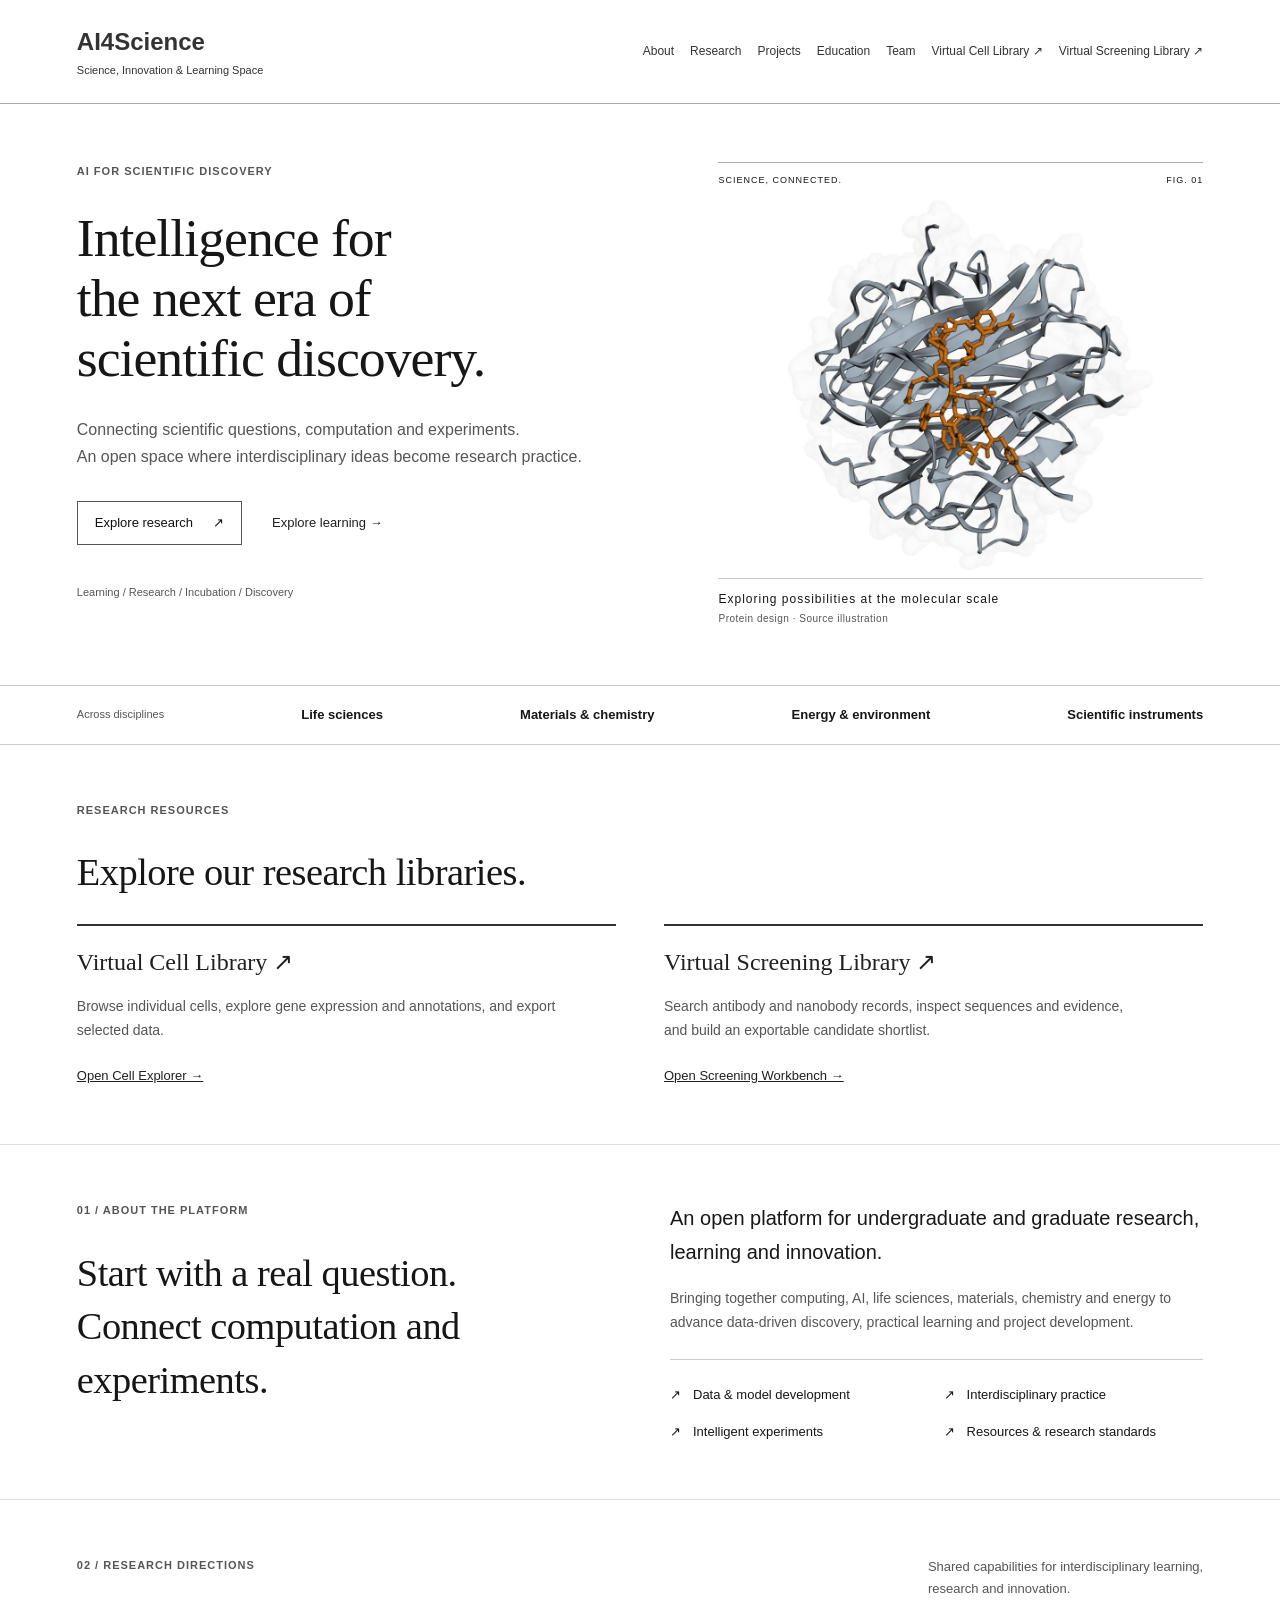
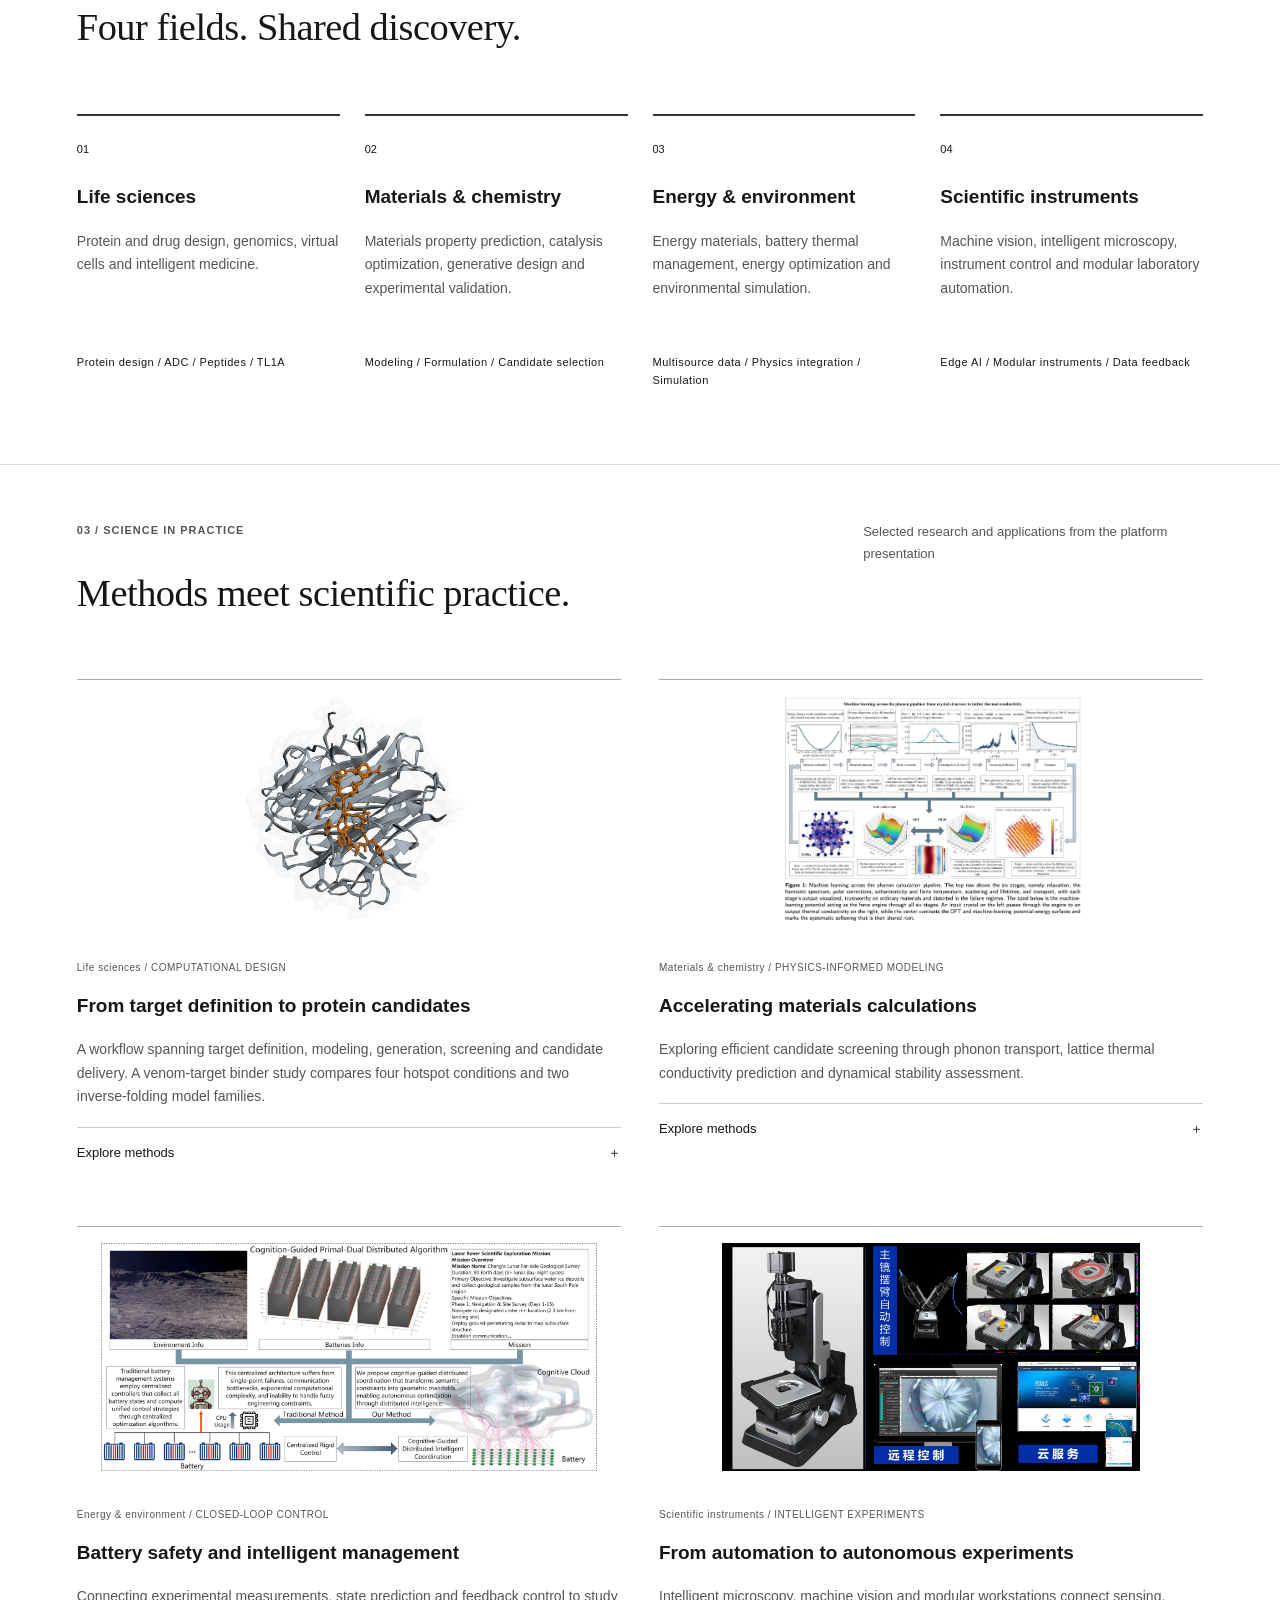
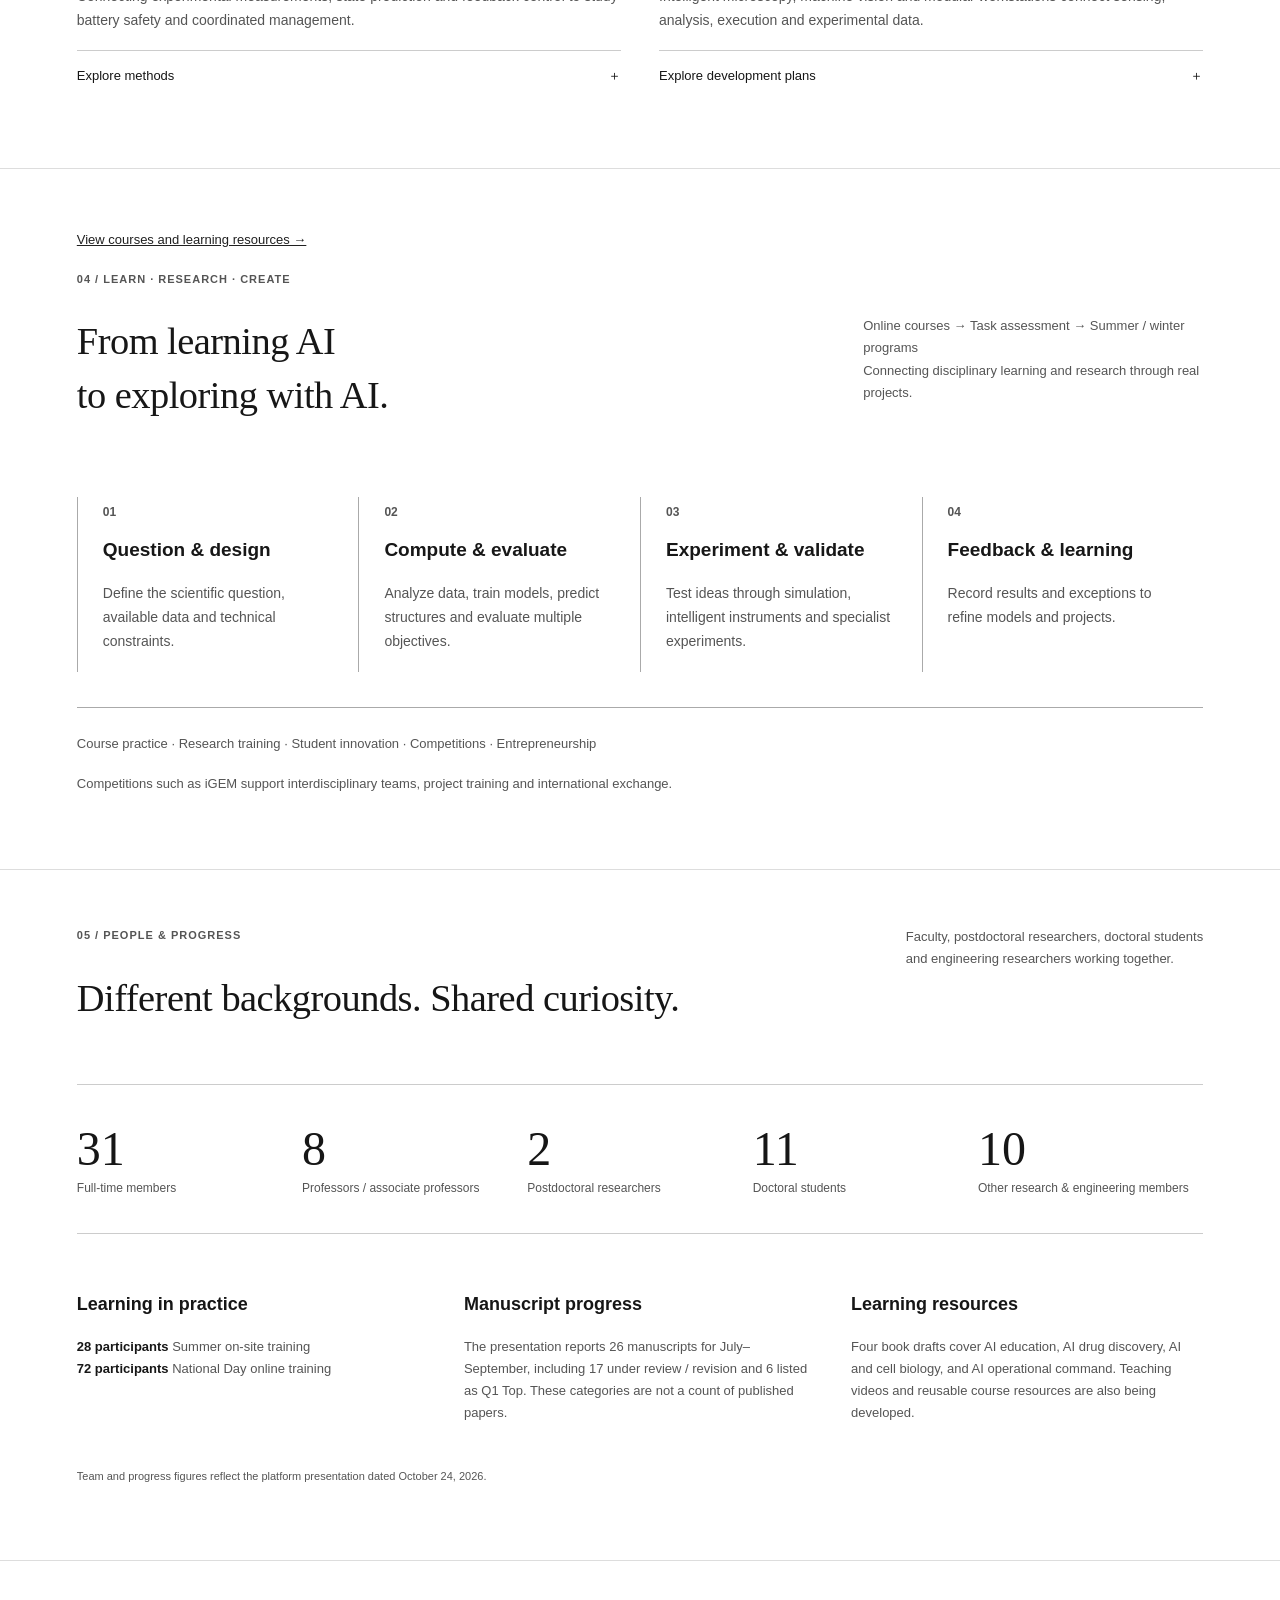
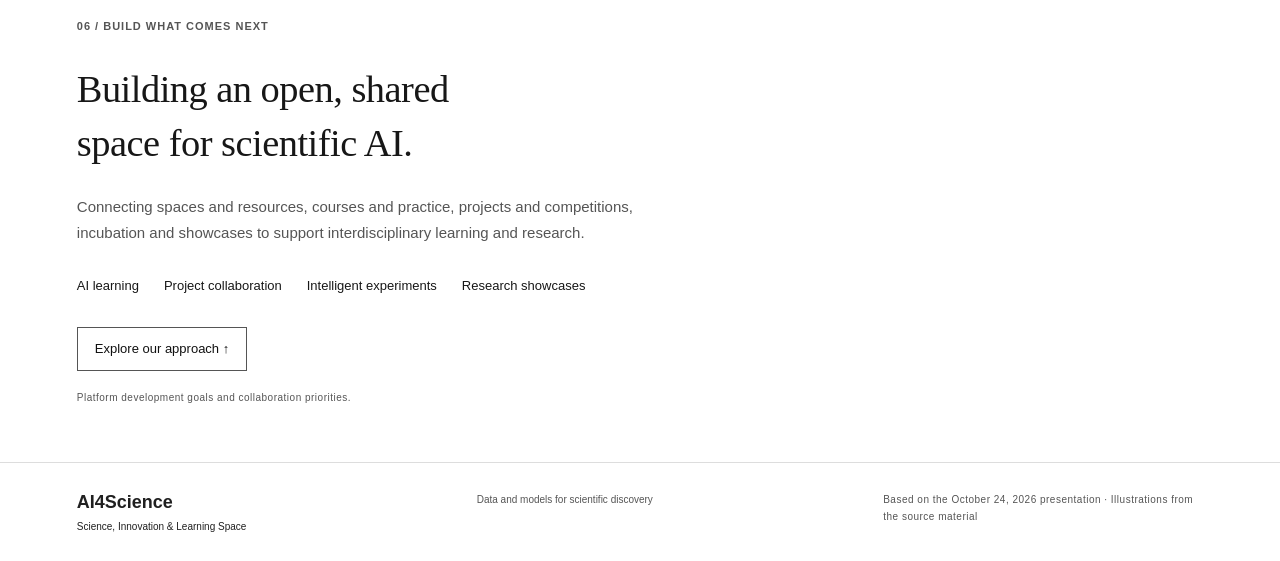
<file: index.html>
<!doctype html><html lang="en"><head><meta charset="utf-8"><meta name="viewport" content="width=device-width,initial-scale=1"><meta name="description" content="AI4Science connects scientific questions, intelligent computation and experimental validation through interdisciplinary research and learning."><meta name="theme-color" content="#123c34"><title>AI4Science · Science, Innovation & Learning Space</title><link rel="stylesheet" href="style.css?v=workflow-20261031-2"></head><body>
<header><a class="brand" href="#"><span class="mark">A⁴</span><span>AI4Science<small>Science, Innovation & Learning Space</small></span></a><button class="menu" aria-label="Open navigation" aria-expanded="false">☰</button><nav aria-label="Main navigation"><a href="#about">About</a><a href="medical-research.html">Research</a><a href="projects.html">Projects</a><a href="education.html">Education</a><a href="#team">Team</a><a href="https://xuzel.github.io/virtual-cell-library/">Virtual Cell Library ↗</a><a href="https://xuzel.github.io/antibody-screening-library/">Virtual Screening Library ↗</a></nav></header>
<main><section class="hero"><div class="hero-text"><p class="eyebrow"><span></span> AI FOR SCIENTIFIC DISCOVERY</p><h1>Intelligence for<br>the next era of<br><em>scientific discovery.</em></h1><p class="intro">Connecting scientific questions, computation and experiments.<br>An open space where interdisciplinary ideas become research practice.</p><div class="actions"><a class="button" href="medical-research.html">Explore research <span>↗</span></a><a class="text-link" href="education.html">Explore learning →</a></div><p class="hero-note">Learning / Research / Incubation / Discovery</p></div><div class="hero-art"><div class="art-top"><span>SCIENCE, CONNECTED.</span><span>FIG. 01</span></div><img src="assets/protein.png" alt="Protein structure and binding-site model from the source presentation"><div class="art-bottom"><span>Exploring possibilities at the molecular scale</span><small>Protein design · Source illustration</small></div><span class="orbit-label">DATA × MODEL × EXPERIMENT</span></div></section>
<div class="discipline"><span>Across disciplines</span><b>Life sciences</b><i>＋</i><b>Materials & chemistry</b><i>＋</i><b>Energy & environment</b><i>＋</i><b>Scientific instruments</b></div>
<section id="resources" class="section resources"><p class="eyebrow">RESEARCH RESOURCES</p><h2>Explore our research libraries.</h2><div class="resource-links"><article><h3><a href="https://xuzel.github.io/virtual-cell-library/">Virtual Cell Library ↗</a></h3><p>Browse individual cells, explore gene expression and annotations, and export selected data.</p><a class="resource-access" href="https://xuzel.github.io/virtual-cell-library/">Open Cell Explorer →</a></article><article><h3><a href="https://xuzel.github.io/antibody-screening-library/">Virtual Screening Library ↗</a></h3><p>Search antibody and nanobody records, inspect sequences and evidence, and build an exportable candidate shortlist.</p><a class="resource-access" href="https://xuzel.github.io/antibody-screening-library/">Open Screening Workbench →</a></article></div></section><section id="about" class="section about"><div><p class="eyebrow">01 / ABOUT THE PLATFORM</p><h2>Start with a real question.<br>Connect computation and experiments.</h2></div><div><p class="lead">An open platform for undergraduate and graduate research, learning and innovation.</p><p>Bringing together computing, AI, life sciences, materials, chemistry and energy to advance data-driven discovery, practical learning and project development.</p><div class="capabilities"><span>Data & model development</span><span>Interdisciplinary practice</span><span>Intelligent experiments</span><span>Resources & research standards</span></div></div></section>
<section id="research" class="section research"><div class="section-heading"><div><p class="eyebrow">02 / RESEARCH DIRECTIONS</p><h2>Four fields. Shared discovery.</h2></div><p>Shared capabilities for interdisciplinary learning,<br>research and innovation.</p></div><div class="directions"><article><span class="number">01</span><span class="symbol">⌬</span><h3>Life sciences</h3><p>Protein and drug design, genomics, virtual cells and intelligent medicine.</p><small>Protein design / ADC / Peptides / TL1A</small></article><article><span class="number">02</span><span class="symbol">◈</span><h3>Materials & chemistry</h3><p>Materials property prediction, catalysis optimization, generative design and experimental validation.</p><small>Modeling / Formulation / Candidate selection</small></article><article><span class="number">03</span><span class="symbol">☷</span><h3>Energy & environment</h3><p>Energy materials, battery thermal management, energy optimization and environmental simulation.</p><small>Multisource data / Physics integration / Simulation</small></article><article><span class="number">04</span><span class="symbol">◎</span><h3>Scientific instruments</h3><p>Machine vision, intelligent microscopy, instrument control and modular laboratory automation.</p><small>Edge AI / Modular instruments / Data feedback</small></article></div></section>
<section id="cases" class="section"><div class="section-heading"><div><p class="eyebrow">03 / SCIENCE IN PRACTICE</p><h2>Methods meet scientific practice.</h2></div><p>Selected research and applications from the platform presentation</p></div><div class="case-grid"><article class="case"><div class="case-image"><img src="assets/protein.png" alt="Protein structure model" loading="lazy"></div><div class="case-body"><small>Life sciences / COMPUTATIONAL DESIGN</small><h3>From target definition to protein candidates</h3><p>A workflow spanning target definition, modeling, generation, screening and candidate delivery. A venom-target binder study compares four hotspot conditions and two inverse-folding model families.</p><details><summary>Explore methods <span>＋</span></summary><p>Relative model performance changes with the hotspot environment. Computational design supports candidate prioritization; binding and function require experimental validation.</p></details></div></article><article class="case"><div class="case-image"><img src="assets/materials.png" alt="Phonon transport and lattice thermal conductivity research" loading="lazy"></div><div class="case-body"><small>Materials & chemistry / PHYSICS-INFORMED MODELING</small><h3>Accelerating materials calculations</h3><p>Exploring efficient candidate screening through phonon transport, lattice thermal conductivity prediction and dynamical stability assessment.</p><details><summary>Explore methods <span>＋</span></summary><p>Machine learning accelerates calculations, with DFT, physical constraints and uncertainty assessment used to check reliability.</p></details></div></article><article class="case"><div class="case-image"><img src="assets/battery.png" alt="Battery experiment platform and feedback control" loading="lazy"></div><div class="case-body"><small>Energy & environment / CLOSED-LOOP CONTROL</small><h3>Battery safety and intelligent management</h3><p>Connecting experimental measurements, state prediction and feedback control to study battery safety and coordinated management.</p><details><summary>Explore methods <span>＋</span></summary><p>Temperature, voltage, current and flow measurements support risk and state prediction, PLC control and thermal management.</p></details></div></article><article class="case"><div class="case-image"><img src="assets/microscope.png" alt="Intelligent microscopy and scientific sensing instruments" loading="lazy"></div><div class="case-body"><small>Scientific instruments / INTELLIGENT EXPERIMENTS</small><h3>From automation to autonomous experiments</h3><p>Intelligent microscopy, machine vision and modular workstations connect sensing, analysis, execution and experimental data.</p><details><summary>Explore development plans <span>＋</span></summary><p>The presentation identifies microscopy and modular automated workstations as existing capabilities. Intelligent peptide synthesis and gene-editing instruments are planned directions, with modular, standardized and phased development.</p></details></div></article></div></section>
<section id="learning" class="learning section"><p><a class="resource-access" href="education.html">View courses and learning resources →</a></p><p class="eyebrow">04 / LEARN · RESEARCH · CREATE</p><div class="section-heading"><h2>From learning AI<br>to exploring with AI.</h2><p>Online courses → Task assessment → Summer / winter programs<br>Connecting disciplinary learning and research through real projects.</p></div><div class="steps"><article><b>01</b><h3>Question & design</h3><p>Define the scientific question, available data and technical constraints.</p></article><article><b>02</b><h3>Compute & evaluate</h3><p>Analyze data, train models, predict structures and evaluate multiple objectives.</p></article><article><b>03</b><h3>Experiment & validate</h3><p>Test ideas through simulation, intelligent instruments and specialist experiments.</p></article><article><b>04</b><h3>Feedback & learning</h3><p>Record results and exceptions to refine models and projects.</p></article></div><div class="learning-foot"><p>Course practice · Research training · Student innovation · Competitions · Entrepreneurship</p><p>Competitions such as iGEM support interdisciplinary teams, project training and international exchange.</p></div></section>
<section id="team" class="section"><div class="section-heading"><div><p class="eyebrow">05 / PEOPLE & PROGRESS</p><h2>Different backgrounds. Shared curiosity.</h2></div><p>Faculty, postdoctoral researchers, doctoral students<br>and engineering researchers working together.</p></div><div class="stats"><div><strong>31</strong><span>Full-time members</span></div><div><strong>8</strong><span>Professors / associate professors</span></div><div><strong>2</strong><span>Postdoctoral researchers</span></div><div><strong>11</strong><span>Doctoral students</span></div><div><strong>10</strong><span>Other research & engineering members</span></div></div><div class="progress"><div><h3>Learning in practice</h3><p><b>28 participants</b> Summer on-site training<br><b>72 participants</b> National Day online training</p></div><div><h3>Manuscript progress</h3><p>The presentation reports 26 manuscripts for July–September, including 17 under review / revision and 6 listed as Q1 Top. These categories are not a count of published papers.</p></div><div><h3>Learning resources</h3><p>Four book drafts cover AI education, AI drug discovery, AI and cell biology, and AI operational command. Teaching videos and reusable course resources are also being developed.</p></div></div><p class="source-note">Team and progress figures reflect the platform presentation dated October 24, 2026.</p></section>
<section id="vision" class="section vision"><p class="eyebrow">06 / BUILD WHAT COMES NEXT</p><h2>Building an open, shared<br>space for scientific AI.</h2><p>Connecting spaces and resources, courses and practice, projects and competitions,<br>incubation and showcases to support interdisciplinary learning and research.</p><div class="vision-tags"><span>AI learning</span><span>Project collaboration</span><span>Intelligent experiments</span><span>Research showcases</span></div><a class="button light" href="#about">Explore our approach ↑</a><small>Platform development goals and collaboration priorities.</small></section></main><footer><a class="brand" href="#">AI4Science<span>Science, Innovation & Learning Space</span></a><p>Data and models for scientific discovery</p><small>Based on the October 24, 2026 presentation · Illustrations from the source material</small></footer><script src="script.js"></script></body></html>
</file>
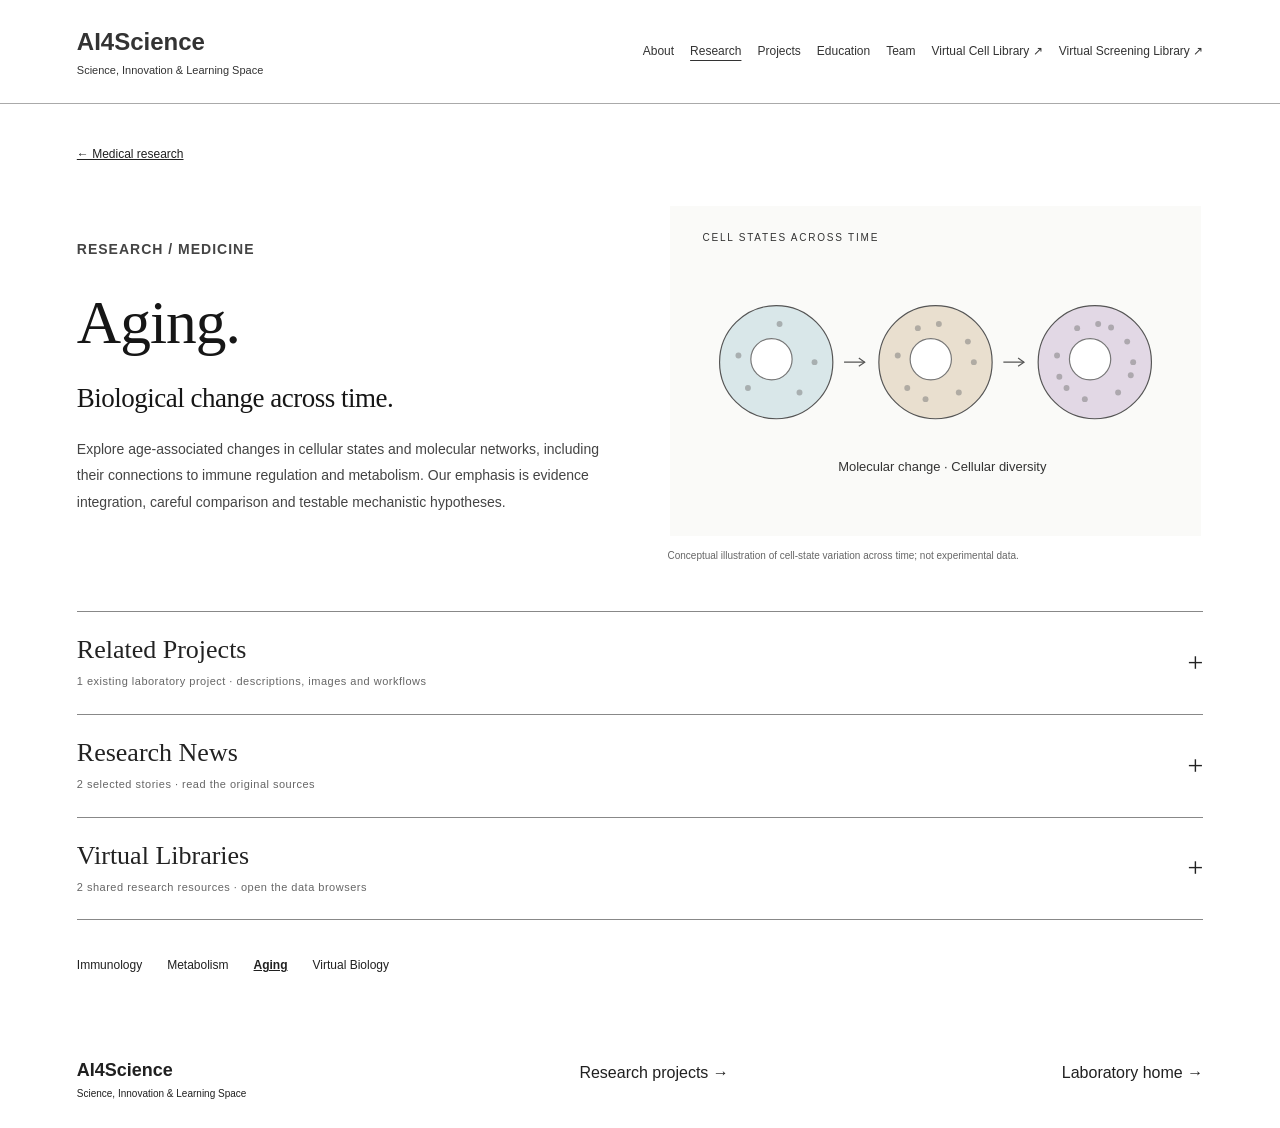
<file: aging.html>
<!doctype html><html lang="en"><head><meta charset="utf-8"><meta name="viewport" content="width=device-width,initial-scale=1"><meta name="description" content="Explore age-associated changes in cellular states and molecular networks, including their connections to immune regulation and metabolism. Our emphasis is evidence integration, careful comparison and testable mechanistic hypotheses."><title>Aging | AI4Science</title><link rel="stylesheet" href="style.css?v=direction-pages-20261031"></head><body><header><a class="brand" href="index.html"><span class="mark">A⁴</span><span>AI4Science<small>Science, Innovation & Learning Space</small></span></a><button class="menu" aria-label="Open navigation" aria-expanded="false">☰</button><nav aria-label="Main navigation"><a href="index.html#about">About</a><a href="medical-research.html" aria-current="page">Research</a><a href="projects.html">Projects</a><a href="education.html">Education</a><a href="index.html#team">Team</a><a href="https://xuzel.github.io/virtual-cell-library/">Virtual Cell Library ↗</a><a href="https://xuzel.github.io/antibody-screening-library/">Virtual Screening Library ↗</a></nav></header><main class="direction-page"><a class="direction-back" href="medical-research.html">← Medical research</a><section class="direction-hero"><div><p class="eyebrow">RESEARCH / MEDICINE</p><h1>Aging.</h1><h2>Biological change across time.</h2><p>Explore age-associated changes in cellular states and molecular networks, including their connections to immune regulation and metabolism. Our emphasis is evidence integration, careful comparison and testable mechanistic hypotheses.</p></div><figure><img src="assets/research-aging.svg" alt="Conceptual illustration of cell-state variation across time; not experimental data."><figcaption>Conceptual illustration of cell-state variation across time; not experimental data.</figcaption></figure></section><div class="direction-sections"><details class="education-accordion"><summary><span><b>Related Projects</b><small>1 existing laboratory project · descriptions, images and workflows</small></span><span class="accordion-symbol" aria-hidden="true"></span></summary><div class="accordion-content"><p class="direction-note">AI in Genomics provides shared methods for evidence integration. A dedicated aging cohort or intervention project has not yet been listed.</p><article class="direction-project"><div><p class="eyebrow">Shared methods project</p><h3><a href="genomics.html">AI in Genomics →</a></h3><p>Prediction, analysis and collaborative scientific reasoning: connecting genomic evidence to testable biological questions.</p><a class="resource-access" href="genomics.html">View project and workflows →</a></div><figure><a href="genomics.html"><img src="assets/genomics-nature-figure.png" alt="AI in Genomics project figure" loading="lazy"></a><small class="direction-credit">Figure: Sanabria et al., Nature Machine Intelligence (2024), Fig. 1. <a href="https://doi.org/10.1038/s42256-024-00872-0">Source</a> · CC BY 4.0.</small></figure></article></div></details><details class="education-accordion"><summary><span><b>Research News</b><small>2 selected stories · read the original sources</small></span><span class="accordion-symbol" aria-hidden="true"></span></summary><div class="accordion-content"><p class="direction-note">Selected external research news · Sources checked 31 October 2026. This is a dated selection.</p><ul class="direction-news"><li><div class="news-meta"><time datetime="2026-07-01">2026-07-01</time><span>NIH</span></div><div><h3><a href="https://www.nih.gov/news-events/nih-research-matters/senescent-cells-mapped-human-body-over-lifespan" target="_blank" rel="noopener noreferrer">Senescent cells mapped in human body over the lifespan ↗</a></h3><p>SenNet studies map senescent cells and molecular signatures across tissues as a resource for aging research.</p></div></li><li><div class="news-meta"><time datetime="2026-02-24">2026-02-24</time><span>NIH</span></div><div><h3><a href="https://www.nih.gov/news-events/nih-research-matters/manipulating-gene-activity-reverse-aging" target="_blank" rel="noopener noreferrer">Manipulating gene activity to reverse aging ↗</a></h3><p>Transcription-factor studies in aged cells and mouse follow-up explore age-associated expression; human rejuvenation is not established.</p></div></li></ul></div></details><details class="education-accordion"><summary><span><b>Virtual Libraries</b><small>2 shared research resources · open the data browsers</small></span><span class="accordion-symbol" aria-hidden="true"></span></summary><div class="accordion-content"><div class="direction-library"><a href="https://xuzel.github.io/virtual-cell-library/"><h3>Virtual Cell Library ↗</h3><p>Browse cell records and expression profiles; inspect individual cells and export available data.</p></a><a href="https://xuzel.github.io/antibody-screening-library/"><h3>Virtual Screening Library ↗</h3><p>Search sequence and evidence records, review candidates and prepare screening shortlists.</p></a></div><p class="direction-note">Shared laboratory resources. Dataset coverage is described inside each library; these browsers do not run cell simulation or molecular docking.</p></div></details></div><div class="direction-switch"><a href="immunology.html">Immunology</a><a href="metabolism.html">Metabolism</a><a href="aging.html" aria-current="page">Aging</a><a href="virtual-biology.html">Virtual Biology</a></div></main><footer><a class="brand" href="index.html">AI4Science<span>Science, Innovation & Learning Space</span></a><a href="projects.html">Research projects →</a><a href="index.html">Laboratory home →</a></footer><script src="script.js"></script></body></html>
</file>
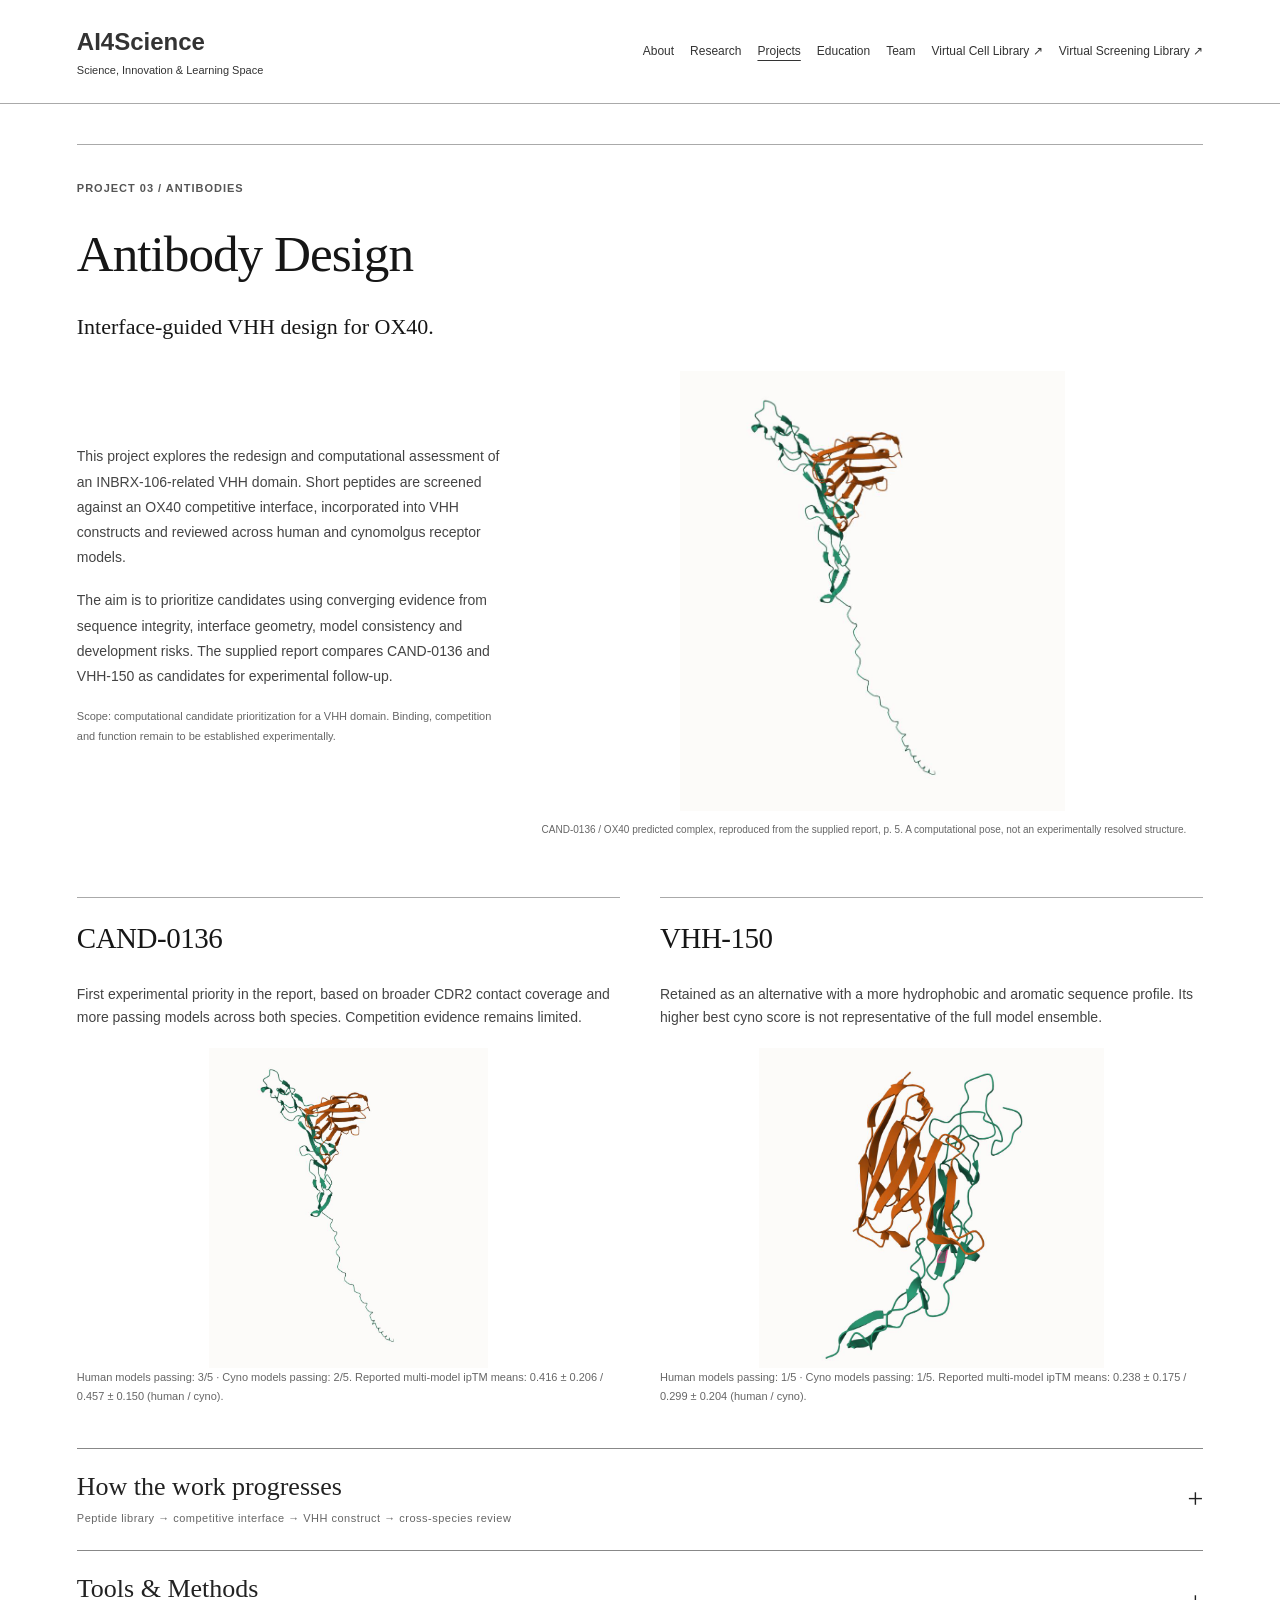
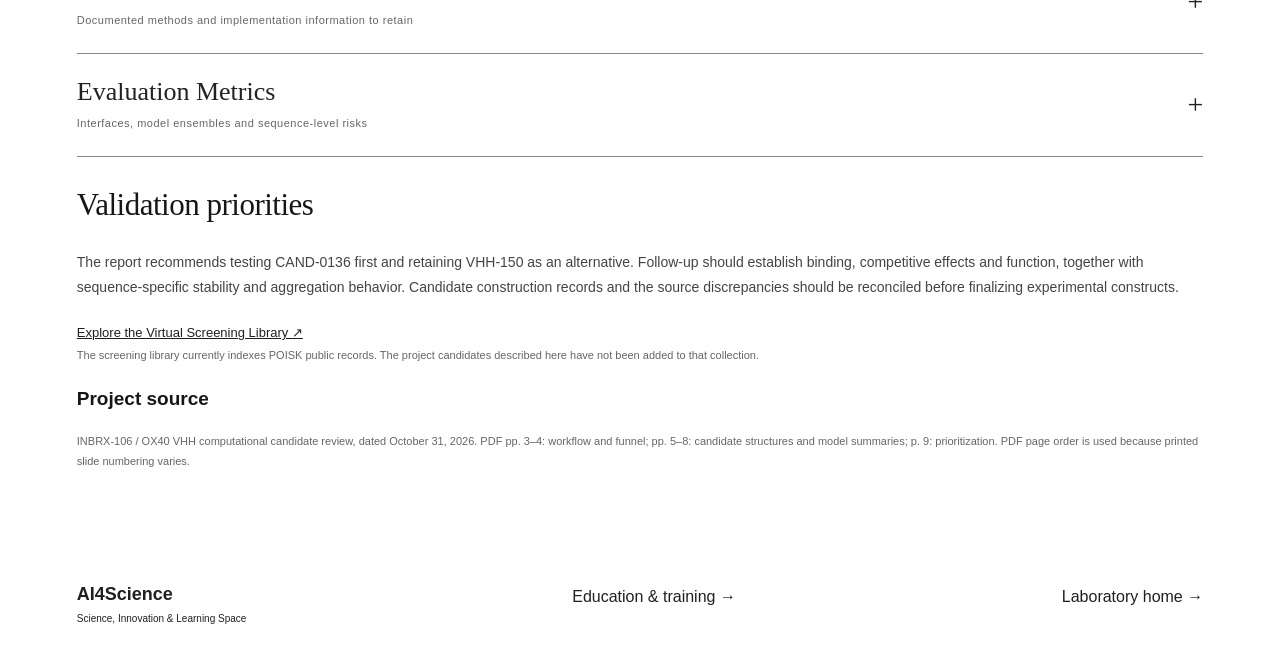
<file: antibody-design.html>
<!doctype html><html lang="en"><head><meta charset="utf-8"><meta name="viewport" content="width=device-width,initial-scale=1"><meta name="description" content="OX40 VHH design: interface screening, sequence construction and cross-species computational review."><title>Antibody Design | AI4Science</title><link rel="stylesheet" href="style.css?v=antibody-project-20261031"></head><body><header><a class="brand" href="index.html"><span class="mark">A⁴</span><span>AI4Science<small>Science, Innovation & Learning Space</small></span></a><button class="menu" aria-label="Open navigation" aria-expanded="false">☰</button><nav aria-label="Main navigation"><a href="index.html#about">About</a><a href="medical-research.html">Research</a><a href="projects.html" aria-current="page">Projects</a><a href="education.html">Education</a><a href="index.html#team">Team</a><a href="https://xuzel.github.io/virtual-cell-library/">Virtual Cell Library ↗</a><a href="https://xuzel.github.io/antibody-screening-library/">Virtual Screening Library ↗</a></nav></header><main class="projects-page"><section class="project-section antibody-project"><p class="eyebrow">PROJECT 03 / ANTIBODIES</p><h1>Antibody Design</h1><p class="project-lead">Interface-guided VHH design for OX40.</p><div class="project-overview"><div><p>This project explores the redesign and computational assessment of an INBRX-106-related VHH domain. Short peptides are screened against an OX40 competitive interface, incorporated into VHH constructs and reviewed across human and cynomolgus receptor models.</p><p>The aim is to prioritize candidates using converging evidence from sequence integrity, interface geometry, model consistency and development risks. The supplied report compares CAND-0136 and VHH-150 as candidates for experimental follow-up.</p><p class="project-scope">Scope: computational candidate prioritization for a VHH domain. Binding, competition and function remain to be established experimentally.</p></div><figure><img src="assets/antibody-ox40-cand0136.png" alt="Predicted OX40 and CAND-0136 VHH complex from the project report"><figcaption>CAND-0136 / OX40 predicted complex, reproduced from the supplied report, p. 5. A computational pose, not an experimentally resolved structure.</figcaption></figure></div><div class="antibody-candidates"><article><h2>CAND-0136</h2><p>First experimental priority in the report, based on broader CDR2 contact coverage and more passing models across both species. Competition evidence remains limited.</p><img src="assets/antibody-ox40-cand0136.png" alt="CAND-0136 predicted complex"><p class="project-scope">Human models passing: 3/5 · Cyno models passing: 2/5. Reported multi-model ipTM means: 0.416 ± 0.206 / 0.457 ± 0.150 (human / cyno).</p></article><article><h2>VHH-150</h2><p>Retained as an alternative with a more hydrophobic and aromatic sequence profile. Its higher best cyno score is not representative of the full model ensemble.</p><img src="assets/antibody-ox40-vhh150.png" alt="VHH-150 predicted complex"><p class="project-scope">Human models passing: 1/5 · Cyno models passing: 1/5. Reported multi-model ipTM means: 0.238 ± 0.175 / 0.299 ± 0.204 (human / cyno).</p></article></div><details class="education-accordion project-accordion" id="antibody-workflows"><summary><span><b>How the work progresses</b><small>Peptide library → competitive interface → VHH construct → cross-species review</small></span><span class="accordion-symbol" aria-hidden="true"></span></summary><div class="accordion-content"><article class="peptide-workflow"><h3>From short-peptide screening to VHH candidates</h3><p>The workflow below follows the supplied OX40 report. L3 is sequence-level construction; L4 is complex-structure review.</p><ol class="peptide-steps"><li><span>01</span><h4>Parent-domain definition</h4><p>Start from the report’s 1D10v6 parent VHH domain (115 aa). Record framework boundaries, CDRs and terminal sequence before design.</p></li><li><span>02</span><h4>Short-peptide pool</h4><p>Generate or collect 7–15 aa peptides. Preserve batch identity and sequence provenance rather than treating repeated records as unique molecules.</p></li><li><span>03</span><h4>Competitive-interface screen</h4><p>Apply the report’s L2 criteria: hotspot ≥3, core ≥1, interface residues ≥2, BSA ≥200 Å² and no severe clashes.</p></li><li><span>04</span><h4>VHH sequence construction</h4><p>Replace the complete CDR2 segment and audit sequence junctions, framework retention and terminal KP. Verify all CDR changes against the parent.</p></li><li><span>05</span><h4>Human / cyno refolding</h4><p>Review multiple complex models for human and cynomolgus OX40 separately. The candidate summaries show five models per species.</p></li><li><span>06</span><h4>Interface and sequence-risk review</h4><p>Evaluate ipTM, buried area, hotspot/core contacts, CDR2 coverage and clashes alongside charge, hydrophobicity and sequence liabilities.</p></li><li><span>07</span><h4>Evidence-based prioritization</h4><p>Use tier, passing-model counts, interface coverage and sequence risks together. The report prioritizes CAND-0136 before VHH-150.</p></li><li><span>08</span><h4>Experimental follow-up</h4><p>Confirm binding, competition and function experimentally. Evaluate stability and aggregation risks; single-model confidence is insufficient.</p></li></ol></article><h3>Reported screening funnel</h3><div class="antibody-funnel"><div><b>3,478</b><span>L1 peptide records</span></div><i>→</i><div><b>2,441</b><span>L2 passing records</span></div><i>→</i><div><b>732</b><span>L3 VHH sequences</span></div><i>→</i><div><b>157 / 250</b><span>L4 pass / reviewed</span></div><i>→</i><div><b>2</b><span>Prioritized for testing</span></div></div><p class="project-scope">Counts follow the report’s stated units. L2 includes 2,216 globally unique entries. L4 passing means at least one model in either species passed the project gate; it does not mean both species were experimentally validated.</p></div></details><details class="education-accordion project-accordion" id="antibody-tools"><summary><span><b>Tools & Methods</b><small>Documented methods and implementation information to retain</small></span><span class="accordion-symbol" aria-hidden="true"></span></summary><div class="accordion-content"><div class="project-reference-list"><details class="reference-item"><summary><span><b>Peptide design and collection</b><small>7–15 aa candidate pool</small></span><span aria-hidden="true">+</span></summary><div><p>The report specifies generation or collection of short peptides but does not name a specific generator. Implementation and version should be recorded before reproducing this stage.</p></div></details><details class="reference-item"><summary><span><b>Interface and geometry screening</b><small>Project hotspot, core, BSA and clash checks</small></span><span aria-hidden="true">+</span></summary><div><p>Apply the documented L2 gates consistently. Residue-set definitions, contact cutoffs and the BSA calculation convention need the original scripts for exact reproduction.</p></div></details><details class="reference-item"><summary><span><b>Sequence construction audit</b><small>CDR replacement and junction checks</small></span><span aria-hidden="true">+</span></summary><div><p>Check parent-to-candidate alignment, frameworks, CDR boundaries, lengths and terminal KP. Reconcile the reported construction rule with the displayed candidate sequences.</p></div></details><details class="reference-item"><summary><span><b>Complex refolding</b><small>Human and cynomolgus OX40 models</small></span><span aria-hidden="true">+</span></summary><div><p>The supplied report gives refolding results and ipTM values without identifying the exact prediction engine or version. No specific software is inferred here.</p></div></details><details class="reference-item"><summary><span><b>Sequence-property assessment</b><small>MW, pI, charge, GRAVY and risk motifs</small></span><span aria-hidden="true">+</span></summary><div><p>The report lists these descriptors but does not identify all implementations or calculation settings. They support comparative review and do not establish experimental developability.</p></div></details><details class="reference-item"><summary><span><b>Candidate evidence review</b><small>Tier and model-level evidence</small></span><span aria-hidden="true">+</span></summary><div><p>Combine species-specific results, model pass counts, interface evidence and sequence risks. Preserve raw model records rather than ranking by a single maximum score.</p></div></details></div></div></details><details class="education-accordion project-accordion" id="antibody-metrics"><summary><span><b>Evaluation Metrics</b><small>Interfaces, model ensembles and sequence-level risks</small></span><span class="accordion-symbol" aria-hidden="true"></span></summary><div class="accordion-content"><div class="project-reference-list"><details class="reference-item"><summary><span><b>Interface confidence</b><small>ipTM · Mean ± SD · Best model</small></span><span aria-hidden="true">+</span></summary><div><p>Keep best-model and multi-model summaries separate. ipTM is interface confidence, not Kd, binding strength or agonist activity.</p></div></details><details class="reference-item"><summary><span><b>Interface geometry</b><small>BSA / Å² · Hotspot/core · Severe clashes</small></span><span aria-hidden="true">+</span></summary><div><p>The L2 report specifies BSA ≥200 Å², hotspot ≥3, core ≥1, interface residues ≥2 and severe clash count = 0. These are project-stage criteria, not universal antibody thresholds; do not assume they describe all L4 rules.</p></div></details><details class="reference-item"><summary><span><b>Cross-species consistency</b><small>Human / cyno pass counts</small></span><span aria-hidden="true">+</span></summary><div><p>Report each species and its denominator. A pass in one sampled model does not demonstrate robust binding across the full ensemble or across species.</p></div></details><details class="reference-item"><summary><span><b>CDR2 contribution</b><small>Contact coverage · Residue contact pairs</small></span><span aria-hidden="true">+</span></summary><div><p>The comparison reports 7/12 CDR2 coverage and 45 residue contact pairs for CAND-0136, versus 5/12 and 37 for VHH-150. These are model-derived interface observations.</p></div></details><details class="reference-item"><summary><span><b>Molecular properties</b><small>Length / aa · MW / kDa · pI · Charge at pH 7.4</small></span><span aria-hidden="true">+</span></summary><div><p>Preserve molecular units, pH and sequence definition. CAND-0136 is reported as more acidic; VHH-150 is reported as more basic. Charge differences do not establish potency.</p></div></details><details class="reference-item"><summary><span><b>Sequence and development risk</b><small>GRAVY · Aromaticity · Instability index · Cys · Glycosylation motifs</small></span><span aria-hidden="true">+</span></summary><div><p>Use these as sequence-level screening descriptors. Review hydrophobic patches and flagged DG/deamidation liabilities experimentally rather than treating a motif flag as measured degradation.</p></div></details><details class="reference-item"><summary><span><b>Competition and function</b><small>Model gate versus experimental blocking</small></span><span aria-hidden="true">+</span></summary><div><p>The report’s competition evidence is limited. Prioritized candidates require binding, competition and functional assays; the reviewed isolated VHH domain does not by itself establish the activity of the full INBRX-106 format.</p></div></details><details class="reference-item"><summary><span><b>Source reconciliation</b><small>Construction rules and candidate annotations</small></span><span aria-hidden="true">+</span></summary><div><p>The workflow states CDR1/CDR3 retention, but candidate tables display CDR1/CDR3 sequences different from the parent. The CAND-0136 slide also contains a conclusion paragraph referring to VHH-150. The page follows the tabulated comparison and flags these discrepancies for reconciliation before construct finalization.</p></div></details></div></div></details><section class="project-deliverables"><h2>Validation priorities</h2><p>The report recommends testing CAND-0136 first and retaining VHH-150 as an alternative. Follow-up should establish binding, competitive effects and function, together with sequence-specific stability and aggregation behavior. Candidate construction records and the source discrepancies should be reconciled before finalizing experimental constructs.</p><a class="resource-access" href="https://xuzel.github.io/antibody-screening-library/">Explore the Virtual Screening Library ↗</a><p class="project-scope">The screening library currently indexes POISK public records. The project candidates described here have not been added to that collection.</p><h3>Project source</h3><p class="project-scope">INBRX-106 / OX40 VHH computational candidate review, dated October 31, 2026. PDF pp. 3–4: workflow and funnel; pp. 5–8: candidate structures and model summaries; p. 9: prioritization. PDF page order is used because printed slide numbering varies.</p></section></section></main><footer><a class="brand" href="index.html">AI4Science<span>Science, Innovation & Learning Space</span></a><a href="education.html">Education & training →</a><a href="index.html">Laboratory home →</a></footer><script src="script.js"></script></body></html>
</file>
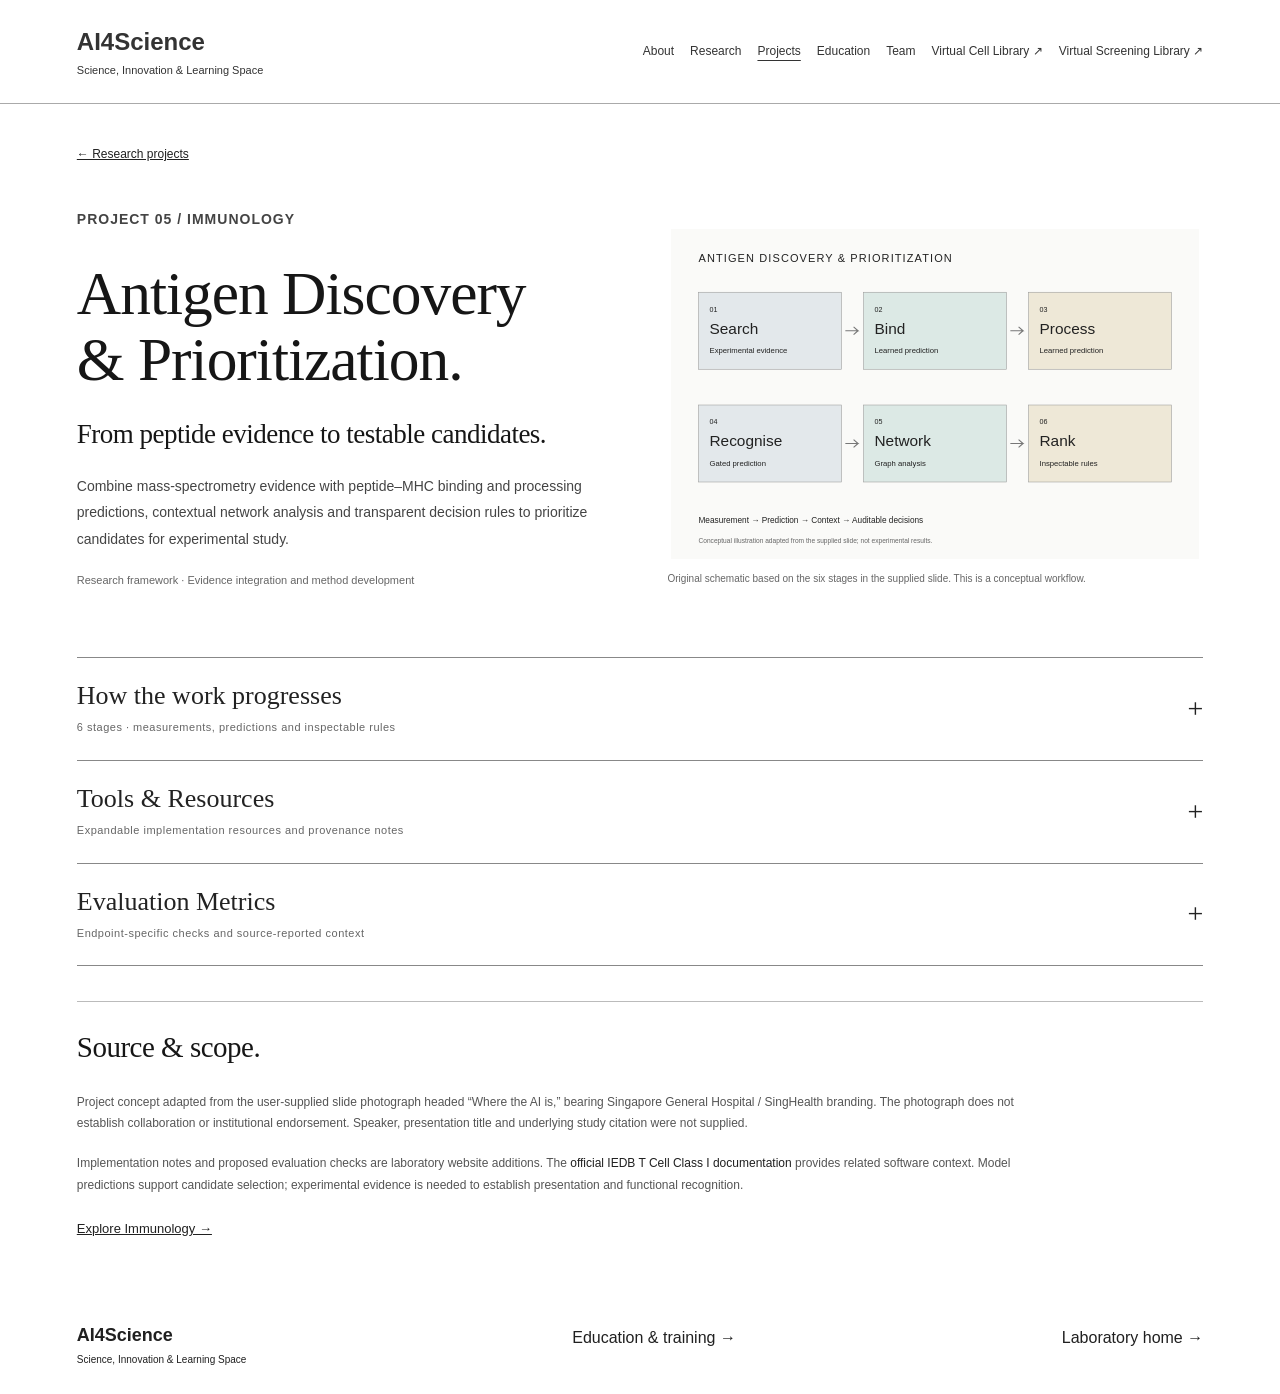
<file: antigen-discovery.html>
<!doctype html><html lang="en"><head><meta charset="utf-8"><meta name="viewport" content="width=device-width,initial-scale=1"><meta name="description" content="Antigen discovery research framework combining mass spectrometry, peptide-MHC prediction, graph analysis and transparent prioritization."><title>Antigen Discovery &amp; Prioritization | AI4Science</title><link rel="stylesheet" href="style.css?v=antigen-20261102"></head><body><header><a class="brand" href="index.html"><span class="mark">A⁴</span><span>AI4Science<small>Science, Innovation & Learning Space</small></span></a><button class="menu" aria-label="Open navigation" aria-expanded="false">☰</button><nav aria-label="Main navigation"><a href="index.html#about">About</a><a href="medical-research.html">Research</a><a href="projects.html" aria-current="page">Projects</a><a href="education.html">Education</a><a href="index.html#team">Team</a><a href="https://xuzel.github.io/virtual-cell-library/">Virtual Cell Library ↗</a><a href="https://xuzel.github.io/antibody-screening-library/">Virtual Screening Library ↗</a></nav></header><main class="direction-page"><a class="direction-back" href="projects.html">← Research projects</a><section class="direction-hero"><div><p class="eyebrow">PROJECT 05 / IMMUNOLOGY</p><h1>Antigen Discovery<br>&amp; Prioritization.</h1><h2>From peptide evidence to testable candidates.</h2><p>Combine mass-spectrometry evidence with peptide–MHC binding and processing predictions, contextual network analysis and transparent decision rules to prioritize candidates for experimental study.</p><p class="project-scope">Research framework · Evidence integration and method development</p></div><figure><img src="assets/antigen-prioritization.svg" alt="Six-stage antigen workflow: Search, Bind, Process, Recognise, Network and Rank"><figcaption>Original schematic based on the six stages in the supplied slide. This is a conceptual workflow.</figcaption></figure></section><div class="direction-sections"><details class="education-accordion"><summary><span><b>How the work progresses</b><small>6 stages · measurements, predictions and inspectable rules</small></span><span class="accordion-symbol" aria-hidden="true"></span></summary><div class="accordion-content"><p>Six complementary stages separate experimental measurements, model predictions, graph analysis and final decision rules.</p><ol class="seq-flow antigen-flow"><li><span>01 / Experimental evidence</span><h3>Search</h3><p>Organize mass-spectrometry peptide identifications, search settings and sample metadata. Distinguish detected peptides from predictions.</p></li><li><span>02 / Learned prediction</span><h3>Bind</h3><p>Evaluate peptide–MHC binding using suitable allele- and length-specific models. Retain each model’s output and version.</p></li><li><span>03 / Learned prediction</span><h3>Process</h3><p>Review proteasomal cleavage and transport predictions as separate processing endpoints.</p></li><li><span>04 / Gated prediction</span><h3>Recognise</h3><p>Treat predicted recognition as supporting evidence. Require independent evaluation before allowing it to affect prioritization.</p></li><li><span>05 / Graph analysis</span><h3>Network</h3><p>Organize relationships among candidates and biological context. Record graph construction and algorithm choices explicitly.</p></li><li><span>06 / Inspectable rules</span><h3>Rank</h3><p>Order candidates using a documented sequence of checks. Retain the decision path and evidence for every candidate.</p></li></ol><details class="reference-item"><summary>What the supplied slide specifies</summary><p>The source describes three neural networks for binding, learned cleavage and transport, a gated recognition model, graph-based network analysis and a fixed-order ranking rule. The nine individual ranking checks, model names, dataset definitions and graph schema are not supplied. These details remain to be specified.</p></details><details class="reference-item"><summary>Project outputs</summary><p>Planned outputs: a candidate evidence table, model-specific prediction fields, graph provenance, per-candidate rule traces and an experimentally testable shortlist. No project dataset or validated shortlist is published here.</p></details></div></details><details class="education-accordion"><summary><span><b>Tools & Resources</b><small>Expandable implementation resources and provenance notes</small></span><span class="accordion-symbol" aria-hidden="true"></span></summary><div class="accordion-content"><details class="reference-item"><summary>Mass-spectrometry search workflow</summary><p>Record the search engine, sequence database, false-discovery controls and peptide-level evidence. The source slide does not name a search package.</p></details><details class="reference-item"><summary>IEDB T Cell Class I tools — potential implementation resource</summary><p>The official suite brings together MHC class I binding, processing and immunogenicity tools. Select methods appropriate to the intended alleles and study endpoint; this is a resource option, not identification of the models shown in the slide.</p><a href="https://nextgen-tools.iedb.org/docs/tools/tcell/">Official IEDB documentation ↗</a></details><details class="reference-item"><summary>Graph analysis and rule audit</summary><p>Document node and edge definitions, graph algorithm, ranking-check order, missing-data behavior and exclusion reasons. Freeze the rule version before evaluating a held-out dataset.</p></details><details class="reference-item"><summary>Virtual Screening Library</summary><p>Use the shared browser to inspect available candidate records and provenance. This project does not yet have an antigen-specific dataset loaded there.</p><a href="https://xuzel.github.io/antibody-screening-library/">Open shared library ↗</a></details></div></details><details class="education-accordion"><summary><span><b>Evaluation Metrics</b><small>Endpoint-specific checks and source-reported context</small></span><span class="accordion-symbol" aria-hidden="true"></span></summary><div class="accordion-content"><details class="reference-item"><summary>Experimental identification quality</summary><p>Report peptide and spectrum counts, identification confidence and false-discovery estimates. Compare relevant sample groups before making specificity claims.</p></details><details class="reference-item"><summary>Binding and processing performance</summary><p>Evaluate each endpoint separately, with the metric definition, sample size, split design, allele coverage and decoy construction.</p></details><details class="reference-item"><summary>Recognition-model generalization</summary><p>Use held-out, study-relevant evaluation and calibration. A recognition score should not independently determine candidate rank.</p></details><details class="reference-item"><summary>Ranking reproducibility</summary><p>Record the rule version, candidate pass/fail trace, ties, missing values and sensitivity to alternate check orders.</p></details><details class="reference-item"><summary>Experimental follow-up</summary><p>Measure presentation, binding and functional recognition as distinct endpoints. The website describes a research framework; validation results are not available.</p></details><details class="reference-item"><summary>Numbers visible in the supplied slide — external context</summary><div class="antigen-table"><table><thead><tr><th>Endpoint</th><th>Slide-reported value</th><th>Interpretation limit</th></tr></thead><tbody><tr><td>Binding</td><td>0.99 against length-matched decoys</td><td>Metric and evaluation dataset not identified.</td></tr><tr><td>Proteasomal cut / transport</td><td>0.68 / 0.70</td><td>Metric definitions and validation design not provided.</td></tr><tr><td>Recognition</td><td>Published AUC 0.65; source-team AUC 0.48–0.53</td><td>Different evaluations; not a laboratory benchmark.</td></tr><tr><td>Final ranking</td><td>Nine fixed-order, unweighted checks</td><td>The individual checks are absent from this slide.</td></tr></tbody></table></div><p>All numbers above are transcribed from the user-supplied conference-slide photo. They have not been independently reproduced and are not results from our laboratory.</p></details></div></details></div><section class="seq-sources"><h2>Source & scope.</h2><p>Project concept adapted from the user-supplied slide photograph headed “Where the AI is,” bearing Singapore General Hospital / SingHealth branding. The photograph does not establish collaboration or institutional endorsement. Speaker, presentation title and underlying study citation were not supplied.</p><p>Implementation notes and proposed evaluation checks are laboratory website additions. The <a href="https://nextgen-tools.iedb.org/docs/tools/tcell/">official IEDB T Cell Class I documentation</a> provides related software context. Model predictions support candidate selection; experimental evidence is needed to establish presentation and functional recognition.</p><a class="resource-access" href="immunology.html">Explore Immunology →</a></section></main><footer><a class="brand" href="index.html">AI4Science<span>Science, Innovation & Learning Space</span></a><a href="education.html">Education & training →</a><a href="index.html">Laboratory home →</a></footer><script src="script.js"></script></body></html>
</file>
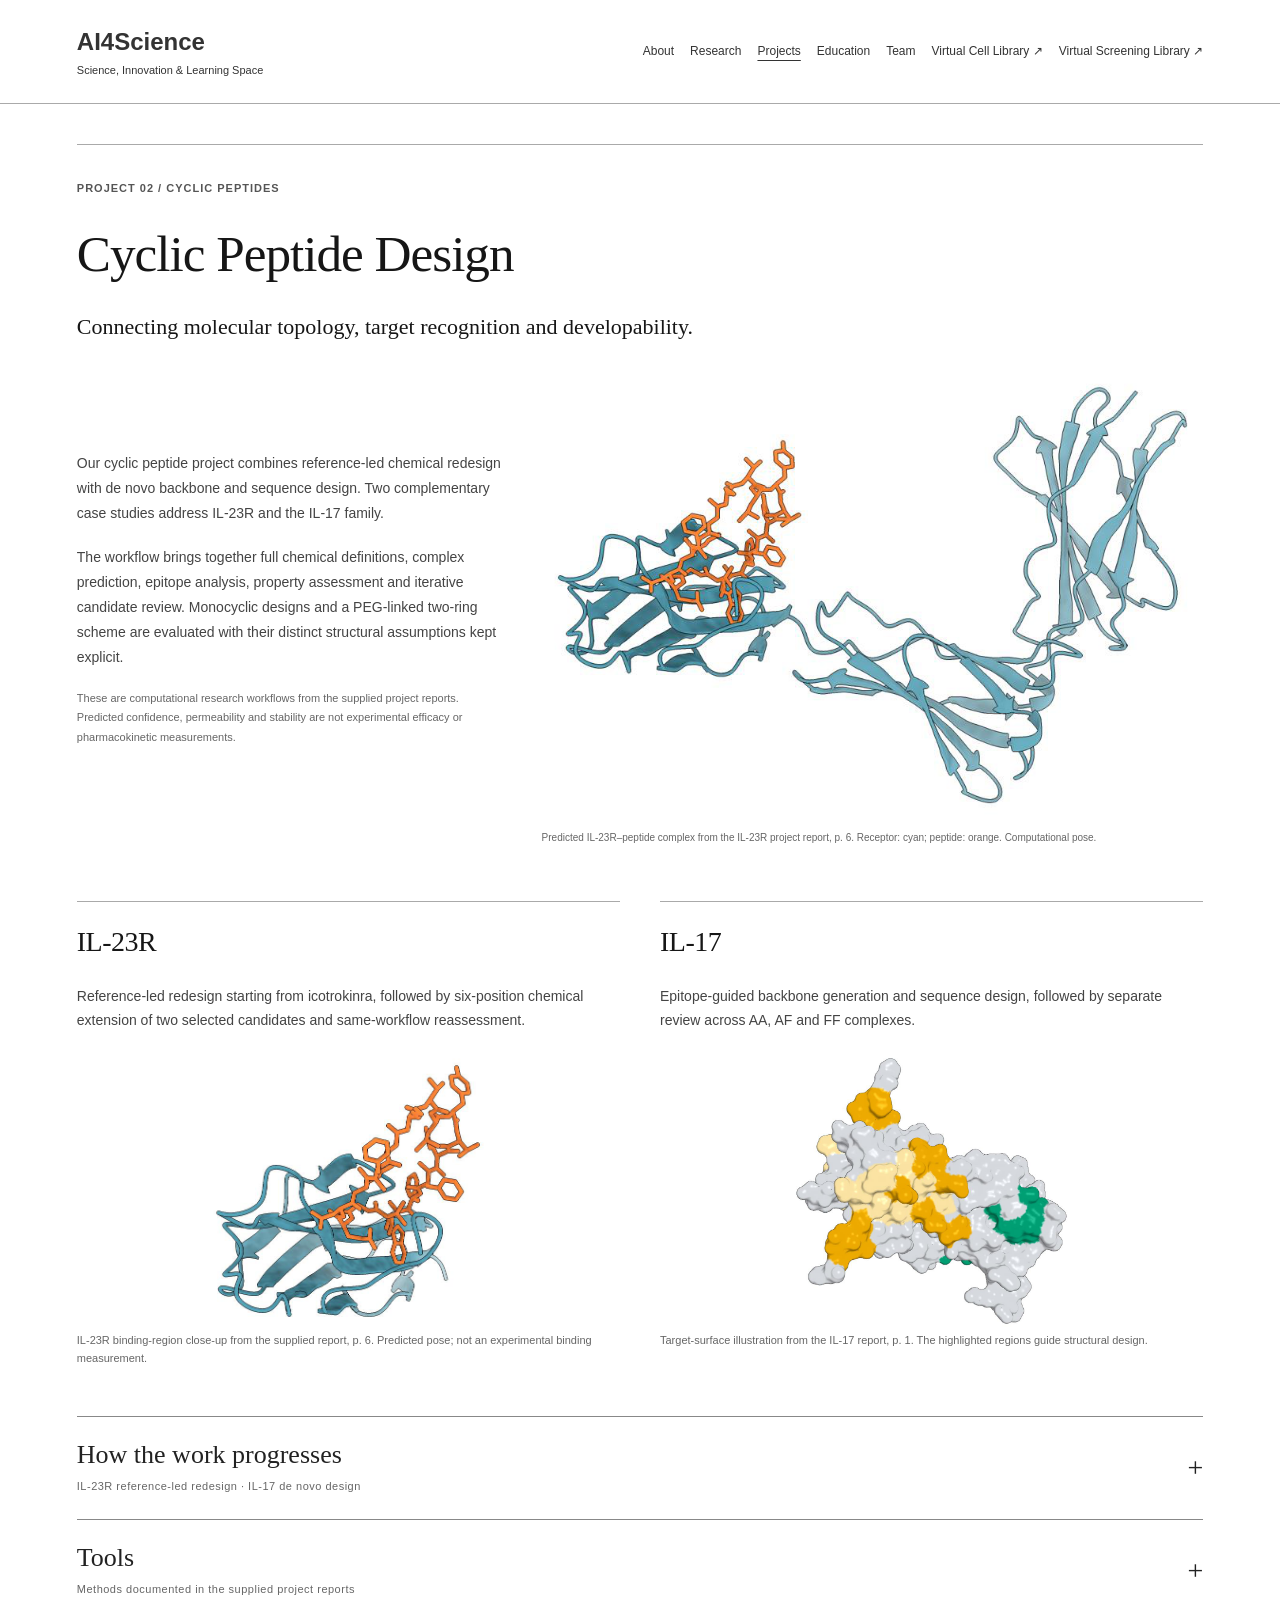
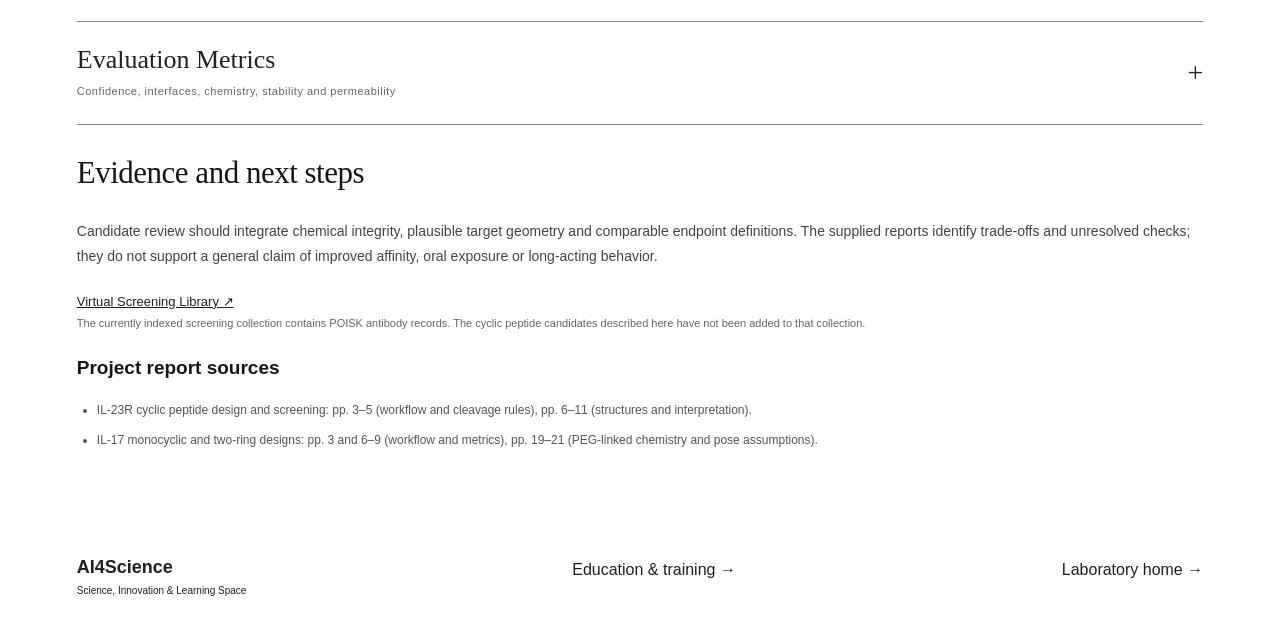
<file: cyclic-peptide-design.html>
<!doctype html><html lang="en"><head><meta charset="utf-8"><meta name="viewport" content="width=device-width,initial-scale=1"><meta name="description" content="Structure-guided cyclic peptide design and screening for IL-23R and IL-17."><title>Cyclic Peptide Design | AI4Science</title><link rel="stylesheet" href="style.css?v=peptide-20261031"></head><body><header><a class="brand" href="index.html"><span class="mark">A⁴</span><span>AI4Science<small>Science, Innovation & Learning Space</small></span></a><button class="menu" aria-label="Open navigation" aria-expanded="false">☰</button><nav aria-label="Main navigation"><a href="index.html#about">About</a><a href="medical-research.html">Research</a><a href="projects.html" aria-current="page">Projects</a><a href="education.html">Education</a><a href="index.html#team">Team</a><a href="https://xuzel.github.io/virtual-cell-library/">Virtual Cell Library ↗</a><a href="https://xuzel.github.io/antibody-screening-library/">Virtual Screening Library ↗</a></nav></header><main class="projects-page"><section class="project-section peptide-project"><p class="eyebrow">PROJECT 02 / CYCLIC PEPTIDES</p><h1>Cyclic Peptide Design</h1><p class="project-lead">Connecting molecular topology, target recognition and developability.</p><div class="project-overview"><div><p>Our cyclic peptide project combines reference-led chemical redesign with de novo backbone and sequence design. Two complementary case studies address IL-23R and the IL-17 family.</p><p>The workflow brings together full chemical definitions, complex prediction, epitope analysis, property assessment and iterative candidate review. Monocyclic designs and a PEG-linked two-ring scheme are evaluated with their distinct structural assumptions kept explicit.</p><p class="project-scope">These are computational research workflows from the supplied project reports. Predicted confidence, permeability and stability are not experimental efficacy or pharmacokinetic measurements.</p></div><figure><img src="assets/peptide-il23r-complex.png" alt="Predicted IL-23R complex with a cyclic peptide shown as orange sticks"><figcaption>Predicted IL-23R–peptide complex from the IL-23R project report, p. 6. Receptor: cyan; peptide: orange. Computational pose.</figcaption></figure></div><div class="peptide-targets"><article><h2>IL-23R</h2><p>Reference-led redesign starting from icotrokinra, followed by six-position chemical extension of two selected candidates and same-workflow reassessment.</p><img loading="lazy" src="assets/peptide-il23r-binding-site.png" alt="Close-up of the predicted IL-23R binding region with the cyclic peptide"><p class="project-scope">IL-23R binding-region close-up from the supplied report, p. 6. Predicted pose; not an experimental binding measurement.</p></article><article><h2>IL-17</h2><p>Epitope-guided backbone generation and sequence design, followed by separate review across AA, AF and FF complexes.</p><img loading="lazy" src="assets/peptide-il17-target.png" alt="IL-17A dimer surface with a shared epitope, hotspots and a separately marked groove"><p class="project-scope">Target-surface illustration from the IL-17 report, p. 1. The highlighted regions guide structural design.</p></article></div><details class="education-accordion project-accordion" id="peptide-workflows"><summary><span><b>How the work progresses</b><small>IL-23R reference-led redesign · IL-17 de novo design</small></span><span class="accordion-symbol" aria-hidden="true"></span></summary><div class="accordion-content"><article class="peptide-workflow"><h3>Route A / IL-23R: scaffold modification and reassessment</h3><p>A reference-led route starting from icotrokinra and extending two selected candidates at six positions.</p><ol class="peptide-steps"><li><span>01</span><h4>Reference & candidate generation</h4><p>Start from the reference scaffold and retain the original generation and selection records. Historical tools, weights and cutoffs still require verification.</p></li><li><span>02</span><h4>Sequence-risk mapping</h4><p>Use PeptideCutter on natural-residue proxy sequences to identify protease-recognition hotspots. Proxy counts are not actual cleavage predictions for modified cyclic peptides.</p></li><li><span>03</span><h4>Complete chemical definition</h4><p>Use pyPept and RDKit to encode modified residues, stereochemistry, N-methylation and head-to-tail closure. Validate valence and connectivity.</p></li><li><span>04</span><h4>Complex prediction</h4><p>Use Boltz-2 with three samples per molecule in the reported reassessment. Apply geometry checks before selecting representative models.</p></li><li><span>05</span><h4>Interface assessment</h4><p>Compare ipTM, target-epitope coverage, contact precision and buried SASA against the reference using the same calculation settings.</p></li><li><span>06</span><h4>Property assessment</h4><p>Calculate MW, heavy atoms and TPSA with RDKit. Assess predicted serum stability and Caco-2 permeability using the stated PeptiVerse endpoints.</p></li><li><span>07</span><h4>Joint candidate review</h4><p>Review 2D chemistry and 3D poses together. Balance binding-site recognition, polarity and stability without inventing universal hard cutoffs.</p></li><li><span>08</span><h4>Next validation</h4><p>Prioritize revisions and experimental follow-up. The supplied comparison does not establish an overall improvement over icotrokinra.</p></li></ol></article><article class="peptide-workflow"><h3>Route B / IL-17: de novo design and three-form review</h3><p>An eight-stage route covering monocyclic candidates and a PEG-linked two-ring design.</p><ol class="peptide-steps"><li><span>01</span><h4>Target & epitope definition</h4><p>Use PDB 9SGH, 8RUU and 5N92 to define the design region and shared epitope. Retain the mapped residue set as the contact reference.</p></li><li><span>02</span><h4>Backbone generation</h4><p>Generate head-to-tail cyclic peptide backbones with RFdiffusion and RFpeptides, recording the intended ring length.</p></li><li><span>03</span><h4>Geometry filtering</h4><p>Apply project-specific checks for ring closure, backbone geometry and receptor-surface compatibility before sequence design.</p></li><li><span>04</span><h4>Sequence design</h4><p>Use ProteinMPNN with cyclic positional encoding. Record residue identity and any proposed noncanonical modifications.</p></li><li><span>05</span><h4>Complex prediction</h4><p>Predict peptide–target complexes with Boltz-2 and aggregate ipTM over the defined samples or clusters.</p></li><li><span>06</span><h4>Interface review</h4><p>Analyze epitope contacts and per-side buried SASA. Reject or repair geometrically problematic poses before interpreting their interfaces.</p></li><li><span>07</span><h4>Patent review</h4><p>Search sequences and claims as a supporting review step. Keep structure and source records; a database search does not establish freedom to operate.</p></li><li><span>08</span><h4>AA / AF / FF transfer</h4><p>Transfer and predict candidates for IL-17AA, IL-17AF and IL-17FF separately. Report form-specific confidence and interface measures.</p></li></ol></article><div class="peptide-chemistry"><h3>Two-ring chemistry requires a complete linker definition</h3><p>The BC-7-PEG20 scheme joins two head-to-tail cyclized 22-residue peptide arms using PEG20 diacid. Its ends form amide bonds with the side-chain ε-amines at P-Lys2 and Q-Lys9. Full-molecule descriptors must include that linker.</p><p class="project-scope">The supplied complex predictions contain the receptor and two peptide chains without explicit PEG atoms. Their geometry cannot demonstrate preservation of the pose after full-linker modeling or establish bivalent affinity.</p><img loading="lazy" src="assets/peptide-bicyclic-chemistry.png" alt="Complete PEG-linked two-ring chemical design from the IL-17 project report"></div></div></details><details class="education-accordion project-accordion" id="peptide-tools"><summary><span><b>Tools</b><small>Methods documented in the supplied project reports</small></span><span class="accordion-symbol" aria-hidden="true"></span></summary><div class="accordion-content"><div class="project-reference-list"><details class="reference-item"><summary><span><b>Design & sequence generation</b><small>RFdiffusion · RFpeptides · ProteinMPNN</small></span><span aria-hidden="true">+</span></summary><div><p>Backbone generation, cyclic design and sequence proposals in the IL-17 workflow. These methods do not replace explicit chemical validation of modified residues.</p></div></details><details class="reference-item"><summary><span><b>Chemical structure definition</b><small>pyPept · RDKit</small></span><span aria-hidden="true">+</span></summary><div><p>Encode complete connectivity, closure and stereochemistry. Compute full-molecule descriptors; include the PEG linker for the two-ring molecule.</p></div></details><details class="reference-item"><summary><span><b>Complex modeling</b><small>Boltz-2</small></span><span aria-hidden="true">+</span></summary><div><p>Predict target–peptide poses. Keep sampling, geometry checks, selection criteria and aggregation rules explicit.</p></div></details><details class="reference-item"><summary><span><b>Interface analysis</b><small>Project contact scripts · Biopython ShrakeRupley</small></span><span aria-hidden="true">+</span></summary><div><p>Compute epitope coverage and precision from defined residue sets and contact cutoffs, and calculate SASA with a consistent convention.</p></div></details><details class="reference-item"><summary><span><b>Property prediction</b><small>PeptiVerse · Project HGB model</small></span><span aria-hidden="true">+</span></summary><div><p>The IL-23R report uses PeptiVerse serum-stability and Caco-2 endpoints. The IL-17 report uses an internal HGB permeability regressor trained on CycPeptMPDB; its PAMPA endpoint differs and the candidate estimates are out of domain.</p></div></details><details class="reference-item"><summary><span><b>Protease risk mapping</b><small>ExPASy PeptideCutter · Project sequence rules</small></span><span aria-hidden="true">+</span></summary><div><p>IL-23R uses natural-residue proxies with cross-enzyme deduplication. IL-17 uses heuristic trypsin, chymotrypsin and elastase rules. These outputs are not direct degradation half-lives.</p></div></details><details class="reference-item"><summary><span><b>Structure visualization</b><small>UCSF ChimeraX</small></span><span aria-hidden="true">+</span></summary><div><p>Inspect and render predicted complexes; distinguish reference structures, modeled poses and 2D chemical definitions.</p></div></details></div></div></details><details class="education-accordion project-accordion" id="peptide-metrics"><summary><span><b>Evaluation Metrics</b><small>Confidence, interfaces, chemistry, stability and permeability</small></span><span class="accordion-symbol" aria-hidden="true"></span></summary><div class="accordion-content"><div class="project-reference-list"><details class="reference-item"><summary><span><b>Interface confidence</b><small>Boltz ipTM · Sampling and geometry</small></span><span aria-hidden="true">+</span></summary><div><p>Report sampling and summary statistics. ipTM measures model interface confidence, not measured affinity, potency or target inhibition.</p></div></details><details class="reference-item"><summary><span><b>Epitope contacts</b><small>Coverage · Precision · Distance cutoff</small></span><span aria-hidden="true">+</span></summary><div><p>For IL-17, the report defines coverage as hit E1 residues / 21 on the main binding chain, and precision as E1 hits / contacted receptor residues. Contacts use a heavy-atom distance ≤4.5 Å. These are project-defined calculations.</p></div></details><details class="reference-item"><summary><span><b>Buried surface area</b><small>SASA / Å² · Total versus per-side</small></span><span aria-hidden="true">+</span></summary><div><p>The IL-17 report uses per-side burial = (SASA receptor + SASA peptide − SASA complex) / 2. IL-23R tables report total buried SASA. Do not compare these numbers without reconciling the convention.</p></div></details><details class="reference-item"><summary><span><b>Molecular size and polarity</b><small>MW / Da · Heavy atoms · TPSA / Å²</small></span><span aria-hidden="true">+</span></summary><div><p>Calculate from complete chemistry. Lower TPSA or larger buried area alone does not establish improved permeability or binding.</p></div></details><details class="reference-item"><summary><span><b>Ring topology and residue composition</b><small>Ring length / aa · Noncanonical residues · Linker</small></span><span aria-hidden="true">+</span></summary><div><p>Record each ring separately for two-ring designs, as well as closure type, modifications and linker chemistry. Sequence alone is insufficient to specify all chemical features.</p></div></details><details class="reference-item"><summary><span><b>Permeability</b><small>lg Papp · Assay-specific endpoint</small></span><span aria-hidden="true">+</span></summary><div><p>Record units (Papp in cm/s), assay endpoint and model domain. The reports use different Caco-2 and PAMPA prediction routes; IL-17 values are out-of-domain extrapolations and should not be used for confident ranking.</p></div></details><details class="reference-item"><summary><span><b>Stability</b><small>Predicted t½ / h · Serum versus plasma</small></span><span aria-hidden="true">+</span></summary><div><p>Keep serum stability, plasma stability and human elimination half-life separate. The IL-17 report lists recent stability models as alternatives, not the confirmed provenance of all existing values; retain that uncertainty.</p></div></details><details class="reference-item"><summary><span><b>Protease susceptibility</b><small>Proxy or heuristic cleavage-site counts</small></span><span aria-hidden="true">+</span></summary><div><p>Count only under stated rules and topology conventions. Terminal markers and omitted closure bonds must be recorded. Noncanonical residues, N-methylation and cyclization limit sequence-proxy interpretation.</p></div></details><details class="reference-item"><summary><span><b>Cross-form and experimental review</b><small>IL-17AA / AF / FF · Follow-up assays</small></span><span aria-hidden="true">+</span></summary><div><p>Evaluate each target form independently. The report flags an atom-overlap problem in a No42 FF representative model. Geometry must be resolved before biological interpretation; binding and function require experimental testing.</p></div></details></div></div></details><section class="project-deliverables"><h2>Evidence and next steps</h2><p>Candidate review should integrate chemical integrity, plausible target geometry and comparable endpoint definitions. The supplied reports identify trade-offs and unresolved checks; they do not support a general claim of improved affinity, oral exposure or long-acting behavior.</p><a class="resource-access" href="https://xuzel.github.io/antibody-screening-library/">Virtual Screening Library ↗</a><p class="project-scope">The currently indexed screening collection contains POISK antibody records. The cyclic peptide candidates described here have not been added to that collection.</p><h3>Project report sources</h3><ul class="project-source-list"><li>IL-23R cyclic peptide design and screening: pp. 3–5 (workflow and cleavage rules), pp. 6–11 (structures and interpretation).</li><li>IL-17 monocyclic and two-ring designs: pp. 3 and 6–9 (workflow and metrics), pp. 19–21 (PEG-linked chemistry and pose assumptions).</li></ul></section></section></main><footer><a class="brand" href="index.html">AI4Science<span>Science, Innovation & Learning Space</span></a><a href="education.html">Education & training →</a><a href="index.html">Laboratory home →</a></footer><script src="script.js"></script></body></html>
</file>
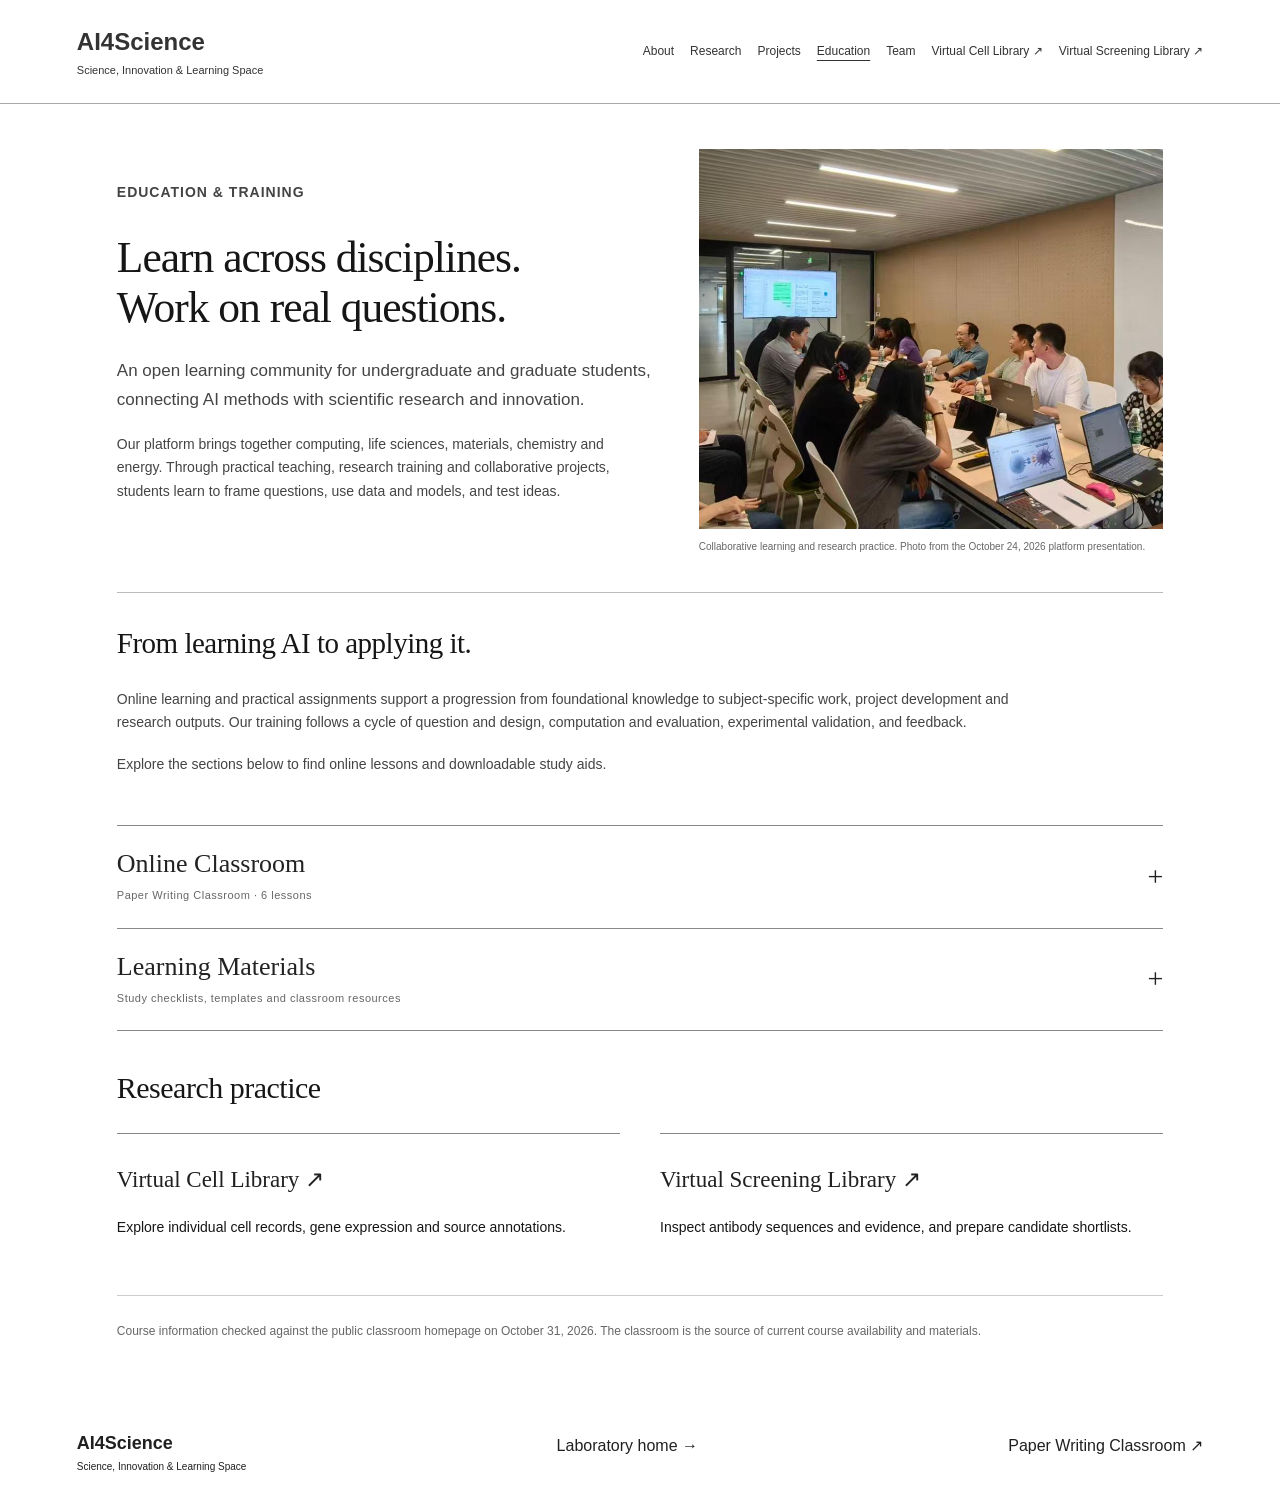
<file: education.html>
<!doctype html><html lang="en"><head><meta charset="utf-8"><meta name="viewport" content="width=device-width,initial-scale=1"><meta name="description" content="AI4Science education: online courses, scientific writing, assignments and learning resources."><title>Education | AI4Science</title><link rel="stylesheet" href="style.css?v=workflow-20261031-2"></head><body><header><a class="brand" href="index.html"><span class="mark">A⁴</span><span>AI4Science<small>Science, Innovation & Learning Space</small></span></a><button class="menu" aria-label="Open navigation" aria-expanded="false">☰</button><nav aria-label="Main navigation"><a href="index.html#about">About</a><a href="medical-research.html">Research</a><a href="projects.html">Projects</a><a href="education.html" aria-current="page">Education</a><a href="index.html#team">Team</a><a href="https://xuzel.github.io/virtual-cell-library/">Virtual Cell Library ↗</a><a href="https://xuzel.github.io/antibody-screening-library/">Virtual Screening Library ↗</a></nav></header><main class="education-page"><section class="education-feature"><div><p class="eyebrow">EDUCATION & TRAINING</p><h1>Learn across disciplines.<br>Work on real questions.</h1><p class="lead">An open learning community for undergraduate and graduate students, connecting AI methods with scientific research and innovation.</p><p>Our platform brings together computing, life sciences, materials, chemistry and energy. Through practical teaching, research training and collaborative projects, students learn to frame questions, use data and models, and test ideas.</p></div><figure><img src="assets/learning-space.png" alt="Students and researchers working together around a table in the AI4Science learning space"><figcaption>Collaborative learning and research practice. Photo from the October 24, 2026 platform presentation.</figcaption></figure></section><section class="education-context"><h2>From learning AI to applying it.</h2><p>Online learning and practical assignments support a progression from foundational knowledge to subject-specific work, project development and research outputs. Our training follows a cycle of question and design, computation and evaluation, experimental validation, and feedback.</p><p>Explore the sections below to find online lessons and downloadable study aids.</p></section><details class="education-accordion" id="online-classroom"><summary><span><b>Online Classroom</b><small>Paper Writing Classroom · 6 lessons</small></span><span class="accordion-symbol" aria-hidden="true"></span></summary><div class="accordion-content"><p class="education-note">Chinese-language classroom. Lessons are currently awaiting publication. Each title opens the classroom homepage.</p><ol class="course-list"><li><span class="course-number">LESSON 01</span><div class="course-entry"><h3><a href="https://paperwriting-classroom.pages.dev/" target="_blank" rel="noopener">Literature review <span aria-hidden="true">↗</span></a></h3><p>Literature search, SCI fundamentals and journal ranking systems.</p></div><span class="course-status">Forthcoming</span></li><li><span class="course-number">LESSON 02</span><div class="course-entry"><h3><a href="https://paperwriting-classroom.pages.dev/" target="_blank" rel="noopener">Writing the introduction <span aria-hidden="true">↗</span></a></h3><p>Research background, research gaps and contributions.</p></div><span class="course-status">Forthcoming</span></li><li><span class="course-number">LESSON 03</span><div class="course-entry"><h3><a href="https://paperwriting-classroom.pages.dev/" target="_blank" rel="noopener">Related work, problem definition and methods <span aria-hidden="true">↗</span></a></h3><p>Course outline to be published.</p></div><span class="course-status">Forthcoming</span></li><li><span class="course-number">LESSON 04</span><div class="course-entry"><h3><a href="https://paperwriting-classroom.pages.dev/" target="_blank" rel="noopener">Lesson 4 — topic to be announced <span aria-hidden="true">↗</span></a></h3><p>Course content to be published.</p></div><span class="course-status">Forthcoming</span></li><li><span class="course-number">LESSON 05</span><div class="course-entry"><h3><a href="https://paperwriting-classroom.pages.dev/" target="_blank" rel="noopener">Lesson 5 — topic to be announced <span aria-hidden="true">↗</span></a></h3><p>Course content to be published.</p></div><span class="course-status">Forthcoming</span></li><li><span class="course-number">LESSON 06</span><div class="course-entry"><h3><a href="https://paperwriting-classroom.pages.dev/" target="_blank" rel="noopener">Lesson 6 — topic to be announced <span aria-hidden="true">↗</span></a></h3><p>Course content to be published.</p></div><span class="course-status">Forthcoming</span></li></ol><p><a class="resource-access" href="https://paperwriting-classroom.pages.dev/" target="_blank" rel="noopener">Open classroom and assignments ↗</a></p></div></details><details class="education-accordion" id="learning-materials"><summary><span><b>Learning Materials</b><small>Study checklists, templates and classroom resources</small></span><span class="accordion-symbol" aria-hidden="true"></span></summary><div class="accordion-content"><p class="education-note">The three English study aids below were prepared for this directory on October 31, 2026. They are separate from the classroom lessons.</p><ul class="material-list"><li><div><a href="materials/literature-review-checklist.txt" download>Literature Review Checklist ↓</a><p>A reading log and a checklist for searching, comparing and citing papers.</p></div><span>TXT · Download</span></li><li><div><a href="materials/manuscript-planning-template.txt" download>Manuscript Planning Template ↓</a><p>Prompts for planning an introduction, methods, results and discussion.</p></div><span>TXT · Download</span></li><li><div><a href="materials/research-project-log.txt" download>Research Project Log ↓</a><p>A reusable record for data, computation, validation and next steps.</p></div><span>TXT · Download</span></li><li><div><a href="https://paperwriting-classroom.pages.dev/" target="_blank" rel="noopener">Classroom Papers & Materials ↗</a><p>Open the classroom and select its Papers & Materials section.</p></div><span>External resource</span></li></ul></div></details><section class="education-block"><div class="education-heading"><h2>Research practice</h2></div><div class="education-resources"><article><h3><a href="https://xuzel.github.io/virtual-cell-library/">Virtual Cell Library ↗</a></h3><p>Explore individual cell records, gene expression and source annotations.</p></article><article><h3><a href="https://xuzel.github.io/antibody-screening-library/">Virtual Screening Library ↗</a></h3><p>Inspect antibody sequences and evidence, and prepare candidate shortlists.</p></article></div></section><p class="education-note">Course information checked against the public classroom homepage on October 31, 2026. The classroom is the source of current course availability and materials.</p></main><footer><a class="brand" href="index.html">AI4Science<span>Science, Innovation & Learning Space</span></a><a href="index.html">Laboratory home →</a><a href="https://paperwriting-classroom.pages.dev/" target="_blank" rel="noopener">Paper Writing Classroom ↗</a></footer><script src="script.js"></script></body></html>
</file>
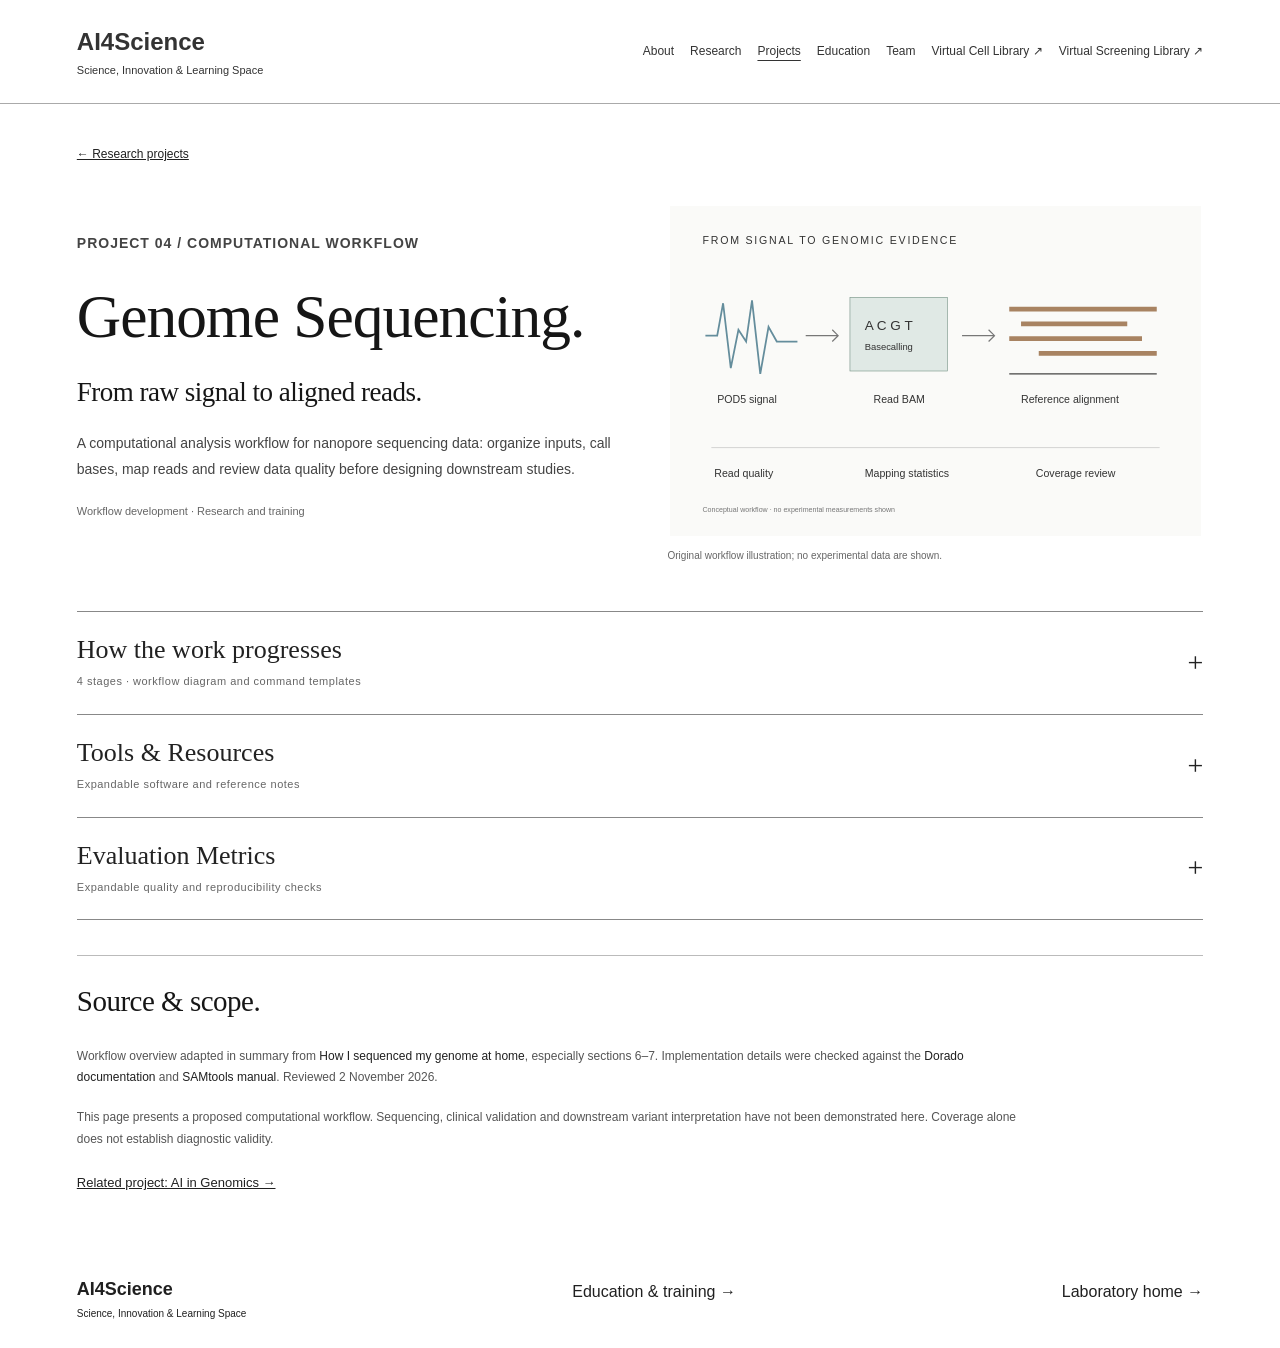
<file: genome-sequencing.html>
<!doctype html><html lang="en"><head><meta charset="utf-8"><meta name="viewport" content="width=device-width,initial-scale=1"><title>Genome Sequencing | AI4Science</title><meta name="description" content="Nanopore sequencing computational workflow: basecalling, reference alignment and coverage quality review."><link rel="stylesheet" href="style.css?v=sequencing-20261102"></head><body><header><a class="brand" href="index.html"><span class="mark">A⁴</span><span>AI4Science<small>Science, Innovation & Learning Space</small></span></a><button class="menu" aria-label="Open navigation" aria-expanded="false">☰</button><nav aria-label="Main navigation"><a href="index.html#about">About</a><a href="medical-research.html">Research</a><a href="projects.html" aria-current="page">Projects</a><a href="education.html">Education</a><a href="index.html#team">Team</a><a href="https://xuzel.github.io/virtual-cell-library/">Virtual Cell Library ↗</a><a href="https://xuzel.github.io/antibody-screening-library/">Virtual Screening Library ↗</a></nav></header><main class="direction-page"><a class="direction-back" href="projects.html">← Research projects</a><section class="direction-hero"><div><p class="eyebrow">PROJECT 04 / COMPUTATIONAL WORKFLOW</p><h1>Genome Sequencing.</h1><h2>From raw signal to aligned reads.</h2><p>A computational analysis workflow for nanopore sequencing data: organize inputs, call bases, map reads and review data quality before designing downstream studies.</p><p class="project-scope">Workflow development · Research and training</p></div><figure><img src="assets/genome-sequencing-workflow.svg" alt="Conceptual diagram of raw nanopore signal, basecalling and reference alignment"><figcaption>Original workflow illustration; no experimental data are shown.</figcaption></figure></section><div class="direction-sections"><details class="education-accordion"><summary><span><b>How the work progresses</b><small>4 stages · workflow diagram and command templates</small></span><span class="accordion-symbol" aria-hidden="true"></span></summary><div class="accordion-content"><p>Adapted from the source tutorial’s computational sections: setup, basecalling, alignment and coverage review.</p><ol class="seq-flow"><li><span>01</span><h3>Prepare inputs</h3><p>Retain POD5 signal, sample identifiers and the reference assembly. For targeted analysis, prepare assembly-matched BED intervals.</p></li><li><span>02</span><h3>Call bases</h3><p>Use a chemistry-compatible Dorado model. HAC provides a faster route; SUP is a separate accuracy–compute choice.</p></li><li><span>03</span><h3>Map reads</h3><p>Align basecalled reads to GRCh38, then sort and index the alignments.</p></li><li><span>04</span><h3>Review coverage</h3><p>Inspect mapping statistics and depth across the genome or the intended target intervals.</p></li></ol><p>Outputs: basecalled BAM, sorted alignment BAM and index, plus mapping and coverage reports.</p><details class="reference-item"><summary>Optional downstream research</summary><p>The source mentions variant analysis, HLA and pharmacogene investigation, and possible noncoding-effect modeling. These are follow-on ideas, not a completed analysis pipeline or laboratory result.</p></details><details class="reference-item"><summary>Example command templates</summary><p>Commands are documentation templates and have not been run on laboratory data. The alignment step uses Dorado’s supported BAM input rather than passing BAM directly to standalone minimap2.</p><pre class="seq-code"><code># Templates only: choose a compatible installed model and real paths.
dorado basecaller /path/to/compatible_model /path/to/pod5/ &gt; calls.bam

dorado aligner ref/GRCh38.fa calls.bam | samtools sort -o aligned.bam -
samtools index aligned.bam
samtools flagstat aligned.bam &gt; mapping-summary.txt
samtools stats aligned.bam &gt; alignment-stats.txt
# Targeted coverage, if a matching BED is available:
mosdepth --by panels/targets.bed coverage aligned.bam</code></pre><p><a href="https://software-docs.nanoporetech.com/dorado/latest/basecaller/alignment/">Dorado alignment documentation ↗</a></p></details></div></details><details class="education-accordion"><summary><span><b>Tools & Resources</b><small>Expandable software and reference notes</small></span><span class="accordion-symbol" aria-hidden="true"></span></summary><div class="accordion-content"><details class="reference-item"><summary>Dorado — basecalling and alignment</summary><p>Convert POD5 signal to sequence calls. Its aligner accepts existing basecalls in HTS formats and uses minimap2 internally. Record the exact model and software version.</p><a href="https://software-docs.nanoporetech.com/dorado/latest/">Official documentation ↗</a></details><details class="reference-item"><summary>SAMtools — alignment handling and statistics</summary><p>Sort and index alignments; summarize mapped reads and alignment statistics. Keep read filters and reference metadata with every report.</p><a href="https://www.htslib.org/doc/samtools.html">Official manual ↗</a></details><details class="reference-item"><summary>mosdepth — interval depth</summary><p>Summarize depth over BED intervals and assess regions with insufficient coverage. Match chromosome names and assembly between BAM and BED.</p><a href="https://github.com/brentp/mosdepth">Project documentation ↗</a></details><details class="reference-item"><summary>Reference FASTA and target BED</summary><p>Record the assembly accession, contig set and file checksums. Verify target coordinates before comparing interval-level results.</p></details></div></details><details class="education-accordion"><summary><span><b>Evaluation Metrics</b><small>Expandable quality and reproducibility checks</small></span><span class="accordion-symbol" aria-hidden="true"></span></summary><div class="accordion-content"><details class="reference-item"><summary>Read yield and length</summary><p>Report total reads, sequenced bases, read-length distribution and read N50; retain the filtering policy.</p></details><details class="reference-item"><summary>Basecall quality</summary><p>Summarize the quality distribution alongside the Dorado model, chemistry and version. Quality scores do not establish variant accuracy.</p></details><details class="reference-item"><summary>Mapping performance</summary><p>Report mapped-read fractions, primary/secondary alignment handling and mapping-quality filters. Interpret unmapped reads rather than applying one universal cutoff.</p></details><details class="reference-item"><summary>Coverage depth and breadth</summary><p>Distinguish mean depth from the fraction of bases reaching a stated threshold. Review low-coverage targets individually; report denominators and filters.</p></details><details class="reference-item"><summary>Target enrichment, when applicable</summary><p>Compare on-target yield and target coverage against a clearly specified baseline. Enrichment depends on target size, molecule length and run conditions.</p></details><details class="reference-item"><summary>Reproducibility</summary><p>Retain sample/run identifiers, reference checksum, model, software versions, commands and logs. No project-specific measurements are available on this page.</p></details></div></details></div><section class="seq-sources"><h2>Source & scope.</h2><p>Workflow overview adapted in summary from <a href="https://iwantosequencemygenomeathome.com/">How I sequenced my genome at home</a>, especially sections 6–7. Implementation details were checked against the <a href="https://software-docs.nanoporetech.com/dorado/latest/">Dorado documentation</a> and <a href="https://www.htslib.org/doc/samtools-stats.html">SAMtools manual</a>. Reviewed 2 November 2026.</p><p>This page presents a proposed computational workflow. Sequencing, clinical validation and downstream variant interpretation have not been demonstrated here. Coverage alone does not establish diagnostic validity.</p><a class="resource-access" href="genomics.html">Related project: AI in Genomics →</a></section></main><footer><a class="brand" href="index.html">AI4Science<span>Science, Innovation & Learning Space</span></a><a href="education.html">Education & training →</a><a href="index.html">Laboratory home →</a></footer><script src="script.js"></script></body></html>
</file>
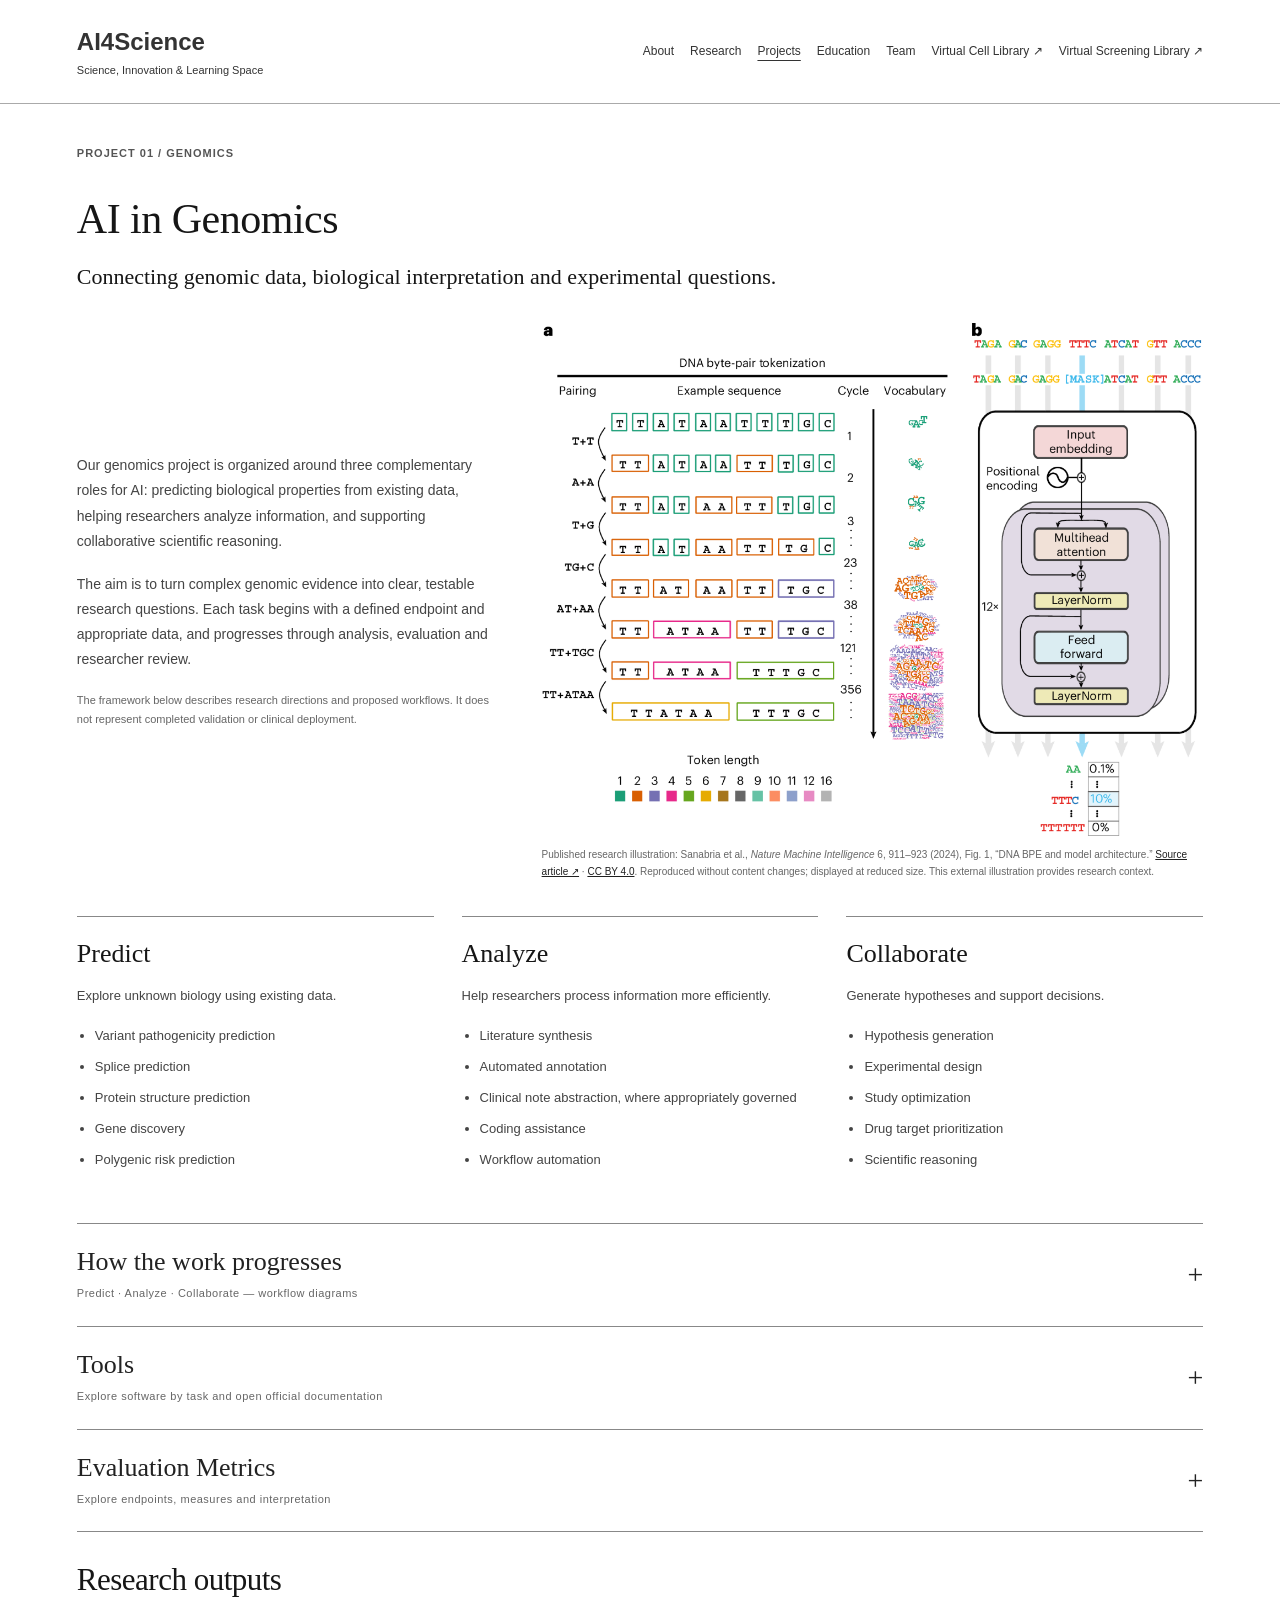
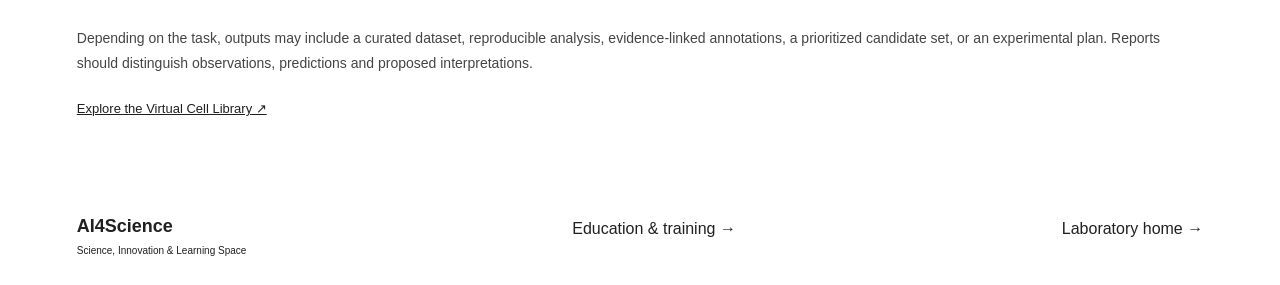
<file: genomics.html>
<!doctype html><html lang="en"><head><meta charset="utf-8"><meta name="viewport" content="width=device-width,initial-scale=1"><meta name="description" content="AI4Science research projects: AI in genomics, prediction, analysis and collaborative scientific reasoning."><title>AI in Genomics | AI4Science</title><link rel="stylesheet" href="style.css?v=workflow-20261031-2"></head><body><header><a class="brand" href="index.html"><span class="mark">A⁴</span><span>AI4Science<small>Science, Innovation & Learning Space</small></span></a><button class="menu" aria-label="Open navigation" aria-expanded="false">☰</button><nav aria-label="Main navigation"><a href="index.html#about">About</a><a href="medical-research.html">Research</a><a href="projects.html" aria-current="page">Projects</a><a href="education.html">Education</a><a href="index.html#team">Team</a><a href="https://xuzel.github.io/virtual-cell-library/">Virtual Cell Library ↗</a><a href="https://xuzel.github.io/antibody-screening-library/">Virtual Screening Library ↗</a></nav></header><main class="projects-page"><section id="genomics" class="project-section"><p class="eyebrow">PROJECT 01 / GENOMICS</p><h2>AI in Genomics</h2><p class="project-lead">Connecting genomic data, biological interpretation and experimental questions.</p><div class="project-overview"><div><p>Our genomics project is organized around three complementary roles for AI: predicting biological properties from existing data, helping researchers analyze information, and supporting collaborative scientific reasoning.</p><p>The aim is to turn complex genomic evidence into clear, testable research questions. Each task begins with a defined endpoint and appropriate data, and progresses through analysis, evaluation and researcher review.</p><p class="project-scope">The framework below describes research directions and proposed workflows. It does not represent completed validation or clinical deployment.</p></div><figure><a href="assets/genomics-nature-figure.png" target="_blank" rel="noopener"><img src="assets/genomics-nature-figure.png" alt="Published GROVER illustration showing DNA byte-pair tokenization and a transformer model architecture"></a><figcaption>Published research illustration: Sanabria et al., <i>Nature Machine Intelligence</i> 6, 911–923 (2024), Fig. 1, “DNA BPE and model architecture.” <a href="https://doi.org/10.1038/s42256-024-00872-0" target="_blank" rel="noopener">Source article ↗</a> · <a href="https://creativecommons.org/licenses/by/4.0/">CC BY 4.0</a>. Reproduced without content changes; displayed at reduced size. This external illustration provides research context.</figcaption></figure></div><div class="genomics-pillars"><article><h3>Predict</h3><p>Explore unknown biology using existing data.</p><ul><li>Variant pathogenicity prediction</li><li>Splice prediction</li><li>Protein structure prediction</li><li>Gene discovery</li><li>Polygenic risk prediction</li></ul></article><article><h3>Analyze</h3><p>Help researchers process information more efficiently.</p><ul><li>Literature synthesis</li><li>Automated annotation</li><li>Clinical note abstraction, where appropriately governed</li><li>Coding assistance</li><li>Workflow automation</li></ul></article><article><h3>Collaborate</h3><p>Generate hypotheses and support decisions.</p><ul><li>Hypothesis generation</li><li>Experimental design</li><li>Study optimization</li><li>Drug target prioritization</li><li>Scientific reasoning</li></ul></article></div><details class="education-accordion project-accordion" id="work-progresses"><summary><span><b>How the work progresses</b><small>Predict · Analyze · Collaborate — workflow diagrams</small></span><span class="accordion-symbol" aria-hidden="true"></span></summary><div class="accordion-content"><section class="project-workflows"><h2>How the work progresses</h2><p class="workflow-intro">Three paths from inputs to research outputs. The exact implementation depends on the assay, data and scientific question.</p><article class="workflow"><h3>01 / Predict — from data to testable predictions</h3><p>Use existing genomic data to build models and prioritize biological questions.</p><ol class="flow-steps"><li><span>01</span><b>Define the endpoint</b><p>Choose the task: variant effect, splicing, gene prioritization or another explicit endpoint.</p></li><li><span>02</span><b>Prepare data</b><p>Document provenance, reference genome, labels and inclusion criteria.</p></li><li><span>03</span><b>Train & compare</b><p>Use baselines and task-appropriate data splits; assess uncertainty and leakage.</p></li><li><span>04</span><b>Validate independently</b><p>Evaluate on held-out data and, where appropriate, orthogonal experiments.</p></li><li><span>05</span><b>Prioritize follow-up</b><p>Produce ranked hypotheses with evidence, limitations and validation needs.</p></li></ol></article><article class="workflow"><h3>02 / Analyze — from heterogeneous inputs to traceable evidence</h3><p>Support researchers in processing information and running reproducible analyses.</p><ol class="flow-steps"><li><span>01</span><b>Collect inputs</b><p>Bring together sequencing data, annotations and relevant literature.</p></li><li><span>02</span><b>Check & standardize</b><p>Review sample metadata, quality and reference compatibility.</p></li><li><span>03</span><b>Analyze & annotate</b><p>Select methods for the assay and question; retain tool and model versions.</p></li><li><span>04</span><b>Review evidence</b><p>Check source citations, annotation quality and the assumptions behind results.</p></li><li><span>05</span><b>Deliver a research report</b><p>Return reproducible outputs, supporting evidence and unresolved issues.</p></li></ol></article><article class="workflow"><h3>03 / Collaborate — from evidence to the next experiment</h3><p>Use AI to support scientific reasoning and experimental planning with researcher review.</p><ol class="flow-steps"><li><span>01</span><b>Synthesize evidence</b><p>Combine validated findings, literature and project constraints.</p></li><li><span>02</span><b>Generate hypotheses</b><p>Propose mechanisms, candidate genes or targets with explicit rationale.</p></li><li><span>03</span><b>Design a study</b><p>Specify controls, readouts, sample units and feasibility.</p></li><li><span>04</span><b>Review & prioritize</b><p>Researchers assess relevance, confounders and the strength of evidence.</p></li><li><span>05</span><b>Test & update</b><p>Use new observations to revise hypotheses and the next round of analysis.</p></li></ol></article><div class="feedback-flow"><span>Scientific question</span><i aria-hidden="true">→</i><span>Data & models</span><i aria-hidden="true">→</i><span>Researcher review</span><i aria-hidden="true">→</i><span>Experimental evidence</span><i aria-hidden="true">↻</i><span>Revised question</span></div><p class="project-scope">Predictions remain hypotheses until the relevant independent or experimental validation is complete. Protein structure confidence alone does not establish binding or biological function.</p></section><details class="detailed-routes"><summary>View 15 application-specific workflows</summary><section class="application-workflows"><h2>Application-specific workflows</h2><p class="workflow-intro">The tasks below follow the supplied Predict / Analyze / Collaborate framework. Each route describes a proposed research process, rather than a completed result.</p><section class="application-group"><h3>Predict</h3><p>Predict unknown biology from existing data</p><article class="application-route"><h4>Variant pathogenicity prediction</h4><ol><li>Variant & reference sequence</li><li>Genomic context & features</li><li>Model scoring</li><li>Independent evaluation</li><li>Prioritized variants</li></ol></article><article class="application-route"><h4>Splice prediction</h4><ol><li>Reference & alternate sequence</li><li>Splice-site context</li><li>Splicing model</li><li>Compare predicted effects</li><li>RNA-based follow-up</li></ol></article><article class="application-route"><h4>Protein structure prediction</h4><ol><li>Protein sequence</li><li>Structure modeling</li><li>Confidence & quality review</li><li>Functional hypothesis</li><li>Experimental validation</li></ol></article><article class="application-route"><h4>Gene discovery</h4><ol><li>Genomic associations</li><li>Functional evidence</li><li>Integrate & rank genes</li><li>Replication & confounder review</li><li>Candidate gene follow-up</li></ol></article><article class="application-route"><h4>Polygenic risk prediction</h4><ol><li>GWAS summary statistics</li><li>Population & LD reference</li><li>Build polygenic score</li><li>Independent calibration</li><li>Research risk estimates</li></ol></article></section><section class="application-group"><h3>Analyze</h3><p>Process information faster while preserving traceable evidence</p><article class="application-route"><h4>Literature synthesis</h4><ol><li>Research question</li><li>Retrieve primary papers</li><li>Extract evidence</li><li>Check source support</li><li>Evidence synthesis</li></ol></article><article class="application-route"><h4>Automated annotation</h4><ol><li>Sequence or variant data</li><li>Reference & database selection</li><li>Generate annotations</li><li>Quality & consistency review</li><li>Versioned annotation report</li></ol></article><article class="application-route"><h4>Clinical note abstraction</h4><ol><li>Authorized de-identified notes</li><li>Define extraction schema</li><li>Extract structured fields</li><li>Human accuracy review</li><li>Research-ready summary</li></ol></article><article class="application-route"><h4>Coding assistants</h4><ol><li>Analysis specification</li><li>Generate draft code</li><li>Review dependencies & logic</li><li>Test on known examples</li><li>Reproducible script</li></ol></article><article class="application-route"><h4>Workflow automation</h4><ol><li>Assay & question</li><li>Define inputs and steps</li><li>Execute workflow</li><li>Monitor quality & failures</li><li>Traceable analysis outputs</li></ol></article></section><section class="application-group"><h3>Collaborate</h3><p>Generate hypotheses and guide research decisions</p><article class="application-route"><h4>Hypothesis generation</h4><ol><li>Observed findings</li><li>Literature & mechanism review</li><li>Propose explanations</li><li>Assess evidence gaps</li><li>Testable hypotheses</li></ol></article><article class="application-route"><h4>Experimental design</h4><ol><li>Scientific hypothesis</li><li>Define readouts & controls</li><li>Choose units & contrasts</li><li>Review feasibility & power</li><li>Study protocol</li></ol></article><article class="application-route"><h4>Study optimization</h4><ol><li>Pilot observations</li><li>Identify sources of variance</li><li>Compare design options</li><li>Check bias & feasibility</li><li>Refined study design</li></ol></article><article class="application-route"><h4>Drug target prioritization</h4><ol><li>Candidate targets</li><li>Genetics & functional evidence</li><li>Review tractability</li><li>Orthogonal validation plan</li><li>Prioritized research targets</li></ol></article><article class="application-route"><h4>Scientific reasoning</h4><ol><li>Scientific question</li><li>Evidence & assumptions</li><li>Compare alternative explanations</li><li>Identify discriminating tests</li><li>Revised research question</li></ol></article></section></section></details></div></details><details class="education-accordion project-accordion" id="project-tools"><summary><span><b>Tools</b><small>Explore software by task and open official documentation</small></span><span class="accordion-symbol" aria-hidden="true"></span></summary><div class="accordion-content"><p class="project-scope">Candidate tools for the research workflows, with official documentation. Project-specific selection, versions and actual use will be recorded once an analysis is defined.</p><div class="project-reference-list"><details class="reference-item"><summary><span><b>Ensembl VEP</b><small>Variant annotation</small></span><span aria-hidden="true">+</span></summary><div><p>Annotate predicted consequences of genomic variants using the appropriate assembly and annotation release. Consequence annotations alone do not establish pathogenicity.</p><a href="https://github.com/Ensembl/ensembl-vep" target="_blank" rel="noopener">Official documentation ↗</a></div></details><details class="reference-item"><summary><span><b>SpliceAI</b><small>Splice-effect prediction</small></span><span aria-hidden="true">+</span></summary><div><p>Estimate potential splice effects from sequence context. The original Illumina repository is archived; review maintenance, model versions and licensing before selecting an implementation.</p><a href="https://github.com/Illumina/SpliceAI" target="_blank" rel="noopener">Official documentation ↗</a></div></details><details class="reference-item"><summary><span><b>AlphaFold 2</b><small>Protein structure modeling</small></span><span aria-hidden="true">+</span></summary><div><p>Generate protein structure hypotheses and review model confidence. Structural confidence does not demonstrate binding or biological activity.</p><a href="https://github.com/google-deepmind/alphafold" target="_blank" rel="noopener">Official documentation ↗</a></div></details><details class="reference-item"><summary><span><b>Scanpy</b><small>Single-cell expression analysis</small></span><span aria-hidden="true">+</span></summary><div><p>Support quality control, preprocessing, visualization and analysis of single-cell expression data. Use this branch only for compatible single-cell assays.</p><a href="https://scanpy.readthedocs.io/en/stable/" target="_blank" rel="noopener">Official documentation ↗</a></div></details><details class="reference-item"><summary><span><b>scikit-learn</b><small>Baselines and model evaluation</small></span><span aria-hidden="true">+</span></summary><div><p>Build appropriate statistical or machine-learning baselines and compute task-specific validation metrics.</p><a href="https://scikit-learn.org/stable/modules/model_evaluation.html" target="_blank" rel="noopener">Official documentation ↗</a></div></details><details class="reference-item"><summary><span><b>Nextflow</b><small>Workflow orchestration</small></span><span aria-hidden="true">+</span></summary><div><p>Coordinate versioned analysis steps, dependencies and execution records for reproducible computational workflows.</p><a href="https://www.nextflow.io/" target="_blank" rel="noopener">Official documentation ↗</a></div></details></div></div></details><details class="education-accordion project-accordion" id="evaluation-metrics"><summary><span><b>Evaluation Metrics</b><small>Explore endpoints, measures and interpretation</small></span><span class="accordion-symbol" aria-hidden="true"></span></summary><div class="accordion-content"><p class="project-scope">Evaluation criteria to select for each task. No project performance values are reported here. Use independent test data, appropriate units, uncertainty intervals and baseline comparisons.</p><div class="project-reference-list"><details class="reference-item"><summary><span><b>Classification performance</b><small>AUROC · Average precision · Precision · Recall · F1 · MCC</small></span><span aria-hidden="true">+</span></summary><div><p>For labeled variant, splice or annotation tasks. AUROC summarizes ranking over false-positive and true-positive rates; average precision summarizes the precision–recall curve in a different way. Report the positive class, prevalence and decision threshold. F1 combines precision and recall; MCC uses all four confusion-matrix counts.</p></div></details><details class="reference-item"><summary><span><b>Continuous prediction</b><small>MAE · RMSE · R²</small></span><span aria-hidden="true">+</span></summary><div><p>For quantitative outcomes with a defined ground truth. MAE and RMSE use the outcome’s units and are lower when errors are smaller. R² compares squared error with a constant-mean baseline and may be negative on held-out data.</p></div></details><details class="reference-item"><summary><span><b>Probability calibration</b><small>Brier score · Calibration curve</small></span><span aria-hidden="true">+</span></summary><div><p>For predicted probabilities with observed outcomes. Compare predicted risks with observed frequencies; use Brier score alongside a calibration plot and discrimination metrics. Report independent-population performance when applicable.</p></div></details><details class="reference-item"><summary><span><b>Candidate prioritization</b><small>Precision@k · Recall@k · Independent confirmation</small></span><span aria-hidden="true">+</span></summary><div><p>For ranked gene, variant or target lists. Define k and a reference set before scoring. Precision@k is the fraction of top-k candidates labeled positive; recall@k is the fraction of all reference positives recovered. Reference labels may be incomplete.</p></div></details><details class="reference-item"><summary><span><b>Structure assessment</b><small>pLDDT · PAE · Comparison to a reference structure</small></span><span aria-hidden="true">+</span></summary><div><p>For protein-structure hypotheses. pLDDT reports local confidence and PAE concerns relative positional uncertainty. Neither is an affinity measure. If a suitable experimental reference exists, evaluate structural agreement separately.</p></div></details><details class="reference-item"><summary><span><b>Evidence and workflow quality</b><small>Source support · Reproducibility · Runtime · Failure rate</small></span><span aria-hidden="true">+</span></summary><div><p>For literature synthesis, annotation and automated workflows. Define an audited set to assess whether extracted claims are supported. Record software, inputs, versions and parameters; measure runtime and failure rates under stated conditions.</p></div></details></div><p class="metric-source">References: <a href="https://scikit-learn.org/stable/modules/model_evaluation.html" target="_blank" rel="noopener">scikit-learn evaluation guide ↗</a> · <a href="https://github.com/google-deepmind/alphafold" target="_blank" rel="noopener">AlphaFold documentation ↗</a></p></div></details><section class="project-deliverables"><h2>Research outputs</h2><p>Depending on the task, outputs may include a curated dataset, reproducible analysis, evidence-linked annotations, a prioritized candidate set, or an experimental plan. Reports should distinguish observations, predictions and proposed interpretations.</p><a class="resource-access" href="https://xuzel.github.io/virtual-cell-library/">Explore the Virtual Cell Library ↗</a></section></section></main><footer><a class="brand" href="index.html">AI4Science<span>Science, Innovation & Learning Space</span></a><a href="education.html">Education & training →</a><a href="index.html">Laboratory home →</a></footer><script src="script.js"></script></body></html>
</file>
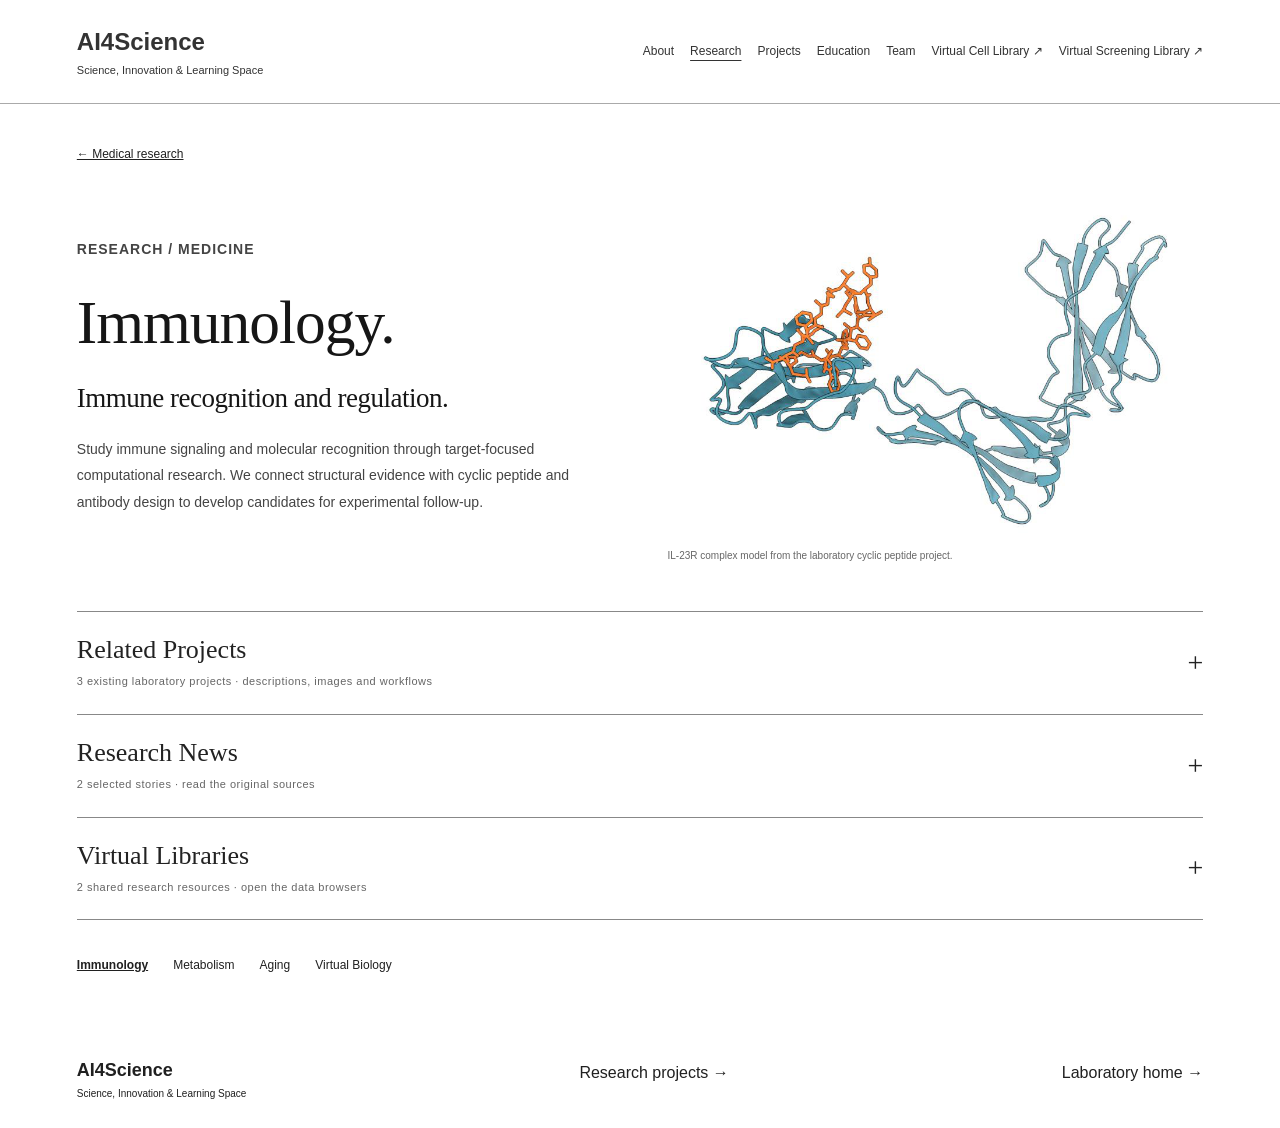
<file: immunology.html>
<!doctype html><html lang="en"><head><meta charset="utf-8"><meta name="viewport" content="width=device-width,initial-scale=1"><meta name="description" content="Study immune signaling and molecular recognition through target-focused computational research. We connect structural evidence with cyclic peptide and antibody design to develop candidates for experimental follow-up."><title>Immunology | AI4Science</title><link rel="stylesheet" href="style.css?v=direction-pages-20261031"></head><body><header><a class="brand" href="index.html"><span class="mark">A⁴</span><span>AI4Science<small>Science, Innovation & Learning Space</small></span></a><button class="menu" aria-label="Open navigation" aria-expanded="false">☰</button><nav aria-label="Main navigation"><a href="index.html#about">About</a><a href="medical-research.html" aria-current="page">Research</a><a href="projects.html">Projects</a><a href="education.html">Education</a><a href="index.html#team">Team</a><a href="https://xuzel.github.io/virtual-cell-library/">Virtual Cell Library ↗</a><a href="https://xuzel.github.io/antibody-screening-library/">Virtual Screening Library ↗</a></nav></header><main class="direction-page"><a class="direction-back" href="medical-research.html">← Medical research</a><section class="direction-hero"><div><p class="eyebrow">RESEARCH / MEDICINE</p><h1>Immunology.</h1><h2>Immune recognition and regulation.</h2><p>Study immune signaling and molecular recognition through target-focused computational research. We connect structural evidence with cyclic peptide and antibody design to develop candidates for experimental follow-up.</p></div><figure><img src="assets/peptide-il23r-complex.png" alt="IL-23R complex model from the laboratory cyclic peptide project."><figcaption>IL-23R complex model from the laboratory cyclic peptide project.</figcaption></figure></section><div class="direction-sections"><details class="education-accordion"><summary><span><b>Related Projects</b><small>3 existing laboratory projects · descriptions, images and workflows</small></span><span class="accordion-symbol" aria-hidden="true"></span></summary><div class="accordion-content"><p class="direction-note">Current computational design projects address IL-23R, IL-17 and OX40; binding and functional effects require experimental validation.</p><article class="direction-project"><div><p class="eyebrow">Target-focused project</p><h3><a href="cyclic-peptide-design.html">Cyclic Peptide Design →</a></h3><p>Reference-led IL-23R redesign and epitope-guided IL-17 cyclic peptide design, with chemistry, interface and property assessment.</p><a class="resource-access" href="cyclic-peptide-design.html">View project and workflows →</a></div><figure><a href="cyclic-peptide-design.html"><img src="assets/peptide-il23r-complex.png" alt="Cyclic Peptide Design project figure" loading="lazy"></a></figure></article><article class="direction-project"><div><p class="eyebrow">Target-focused project</p><h3><a href="antibody-design.html">Antibody Design →</a></h3><p>Interface-guided OX40 VHH design, sequence construction and human/cynomolgus multi-model review.</p><a class="resource-access" href="antibody-design.html">View project and workflows →</a></div><figure><a href="antibody-design.html"><img src="assets/antibody-ox40-cand0136.png" alt="Antibody Design project figure" loading="lazy"></a></figure></article><article class="direction-project"><div><p class="eyebrow">Research framework</p><h3><a href="antigen-discovery.html">Antigen Discovery &amp; Prioritization →</a></h3><p>Peptide evidence, MHC prediction, network analysis and transparent rules for candidate selection.</p><a class="resource-access" href="antigen-discovery.html">View project and workflows →</a></div><figure><a href="antigen-discovery.html"><img src="assets/antigen-prioritization.svg" alt="Antigen prioritization workflow" loading="lazy"></a></figure></article></div></details><details class="education-accordion"><summary><span><b>Research News</b><small>2 selected stories · read the original sources</small></span><span class="accordion-symbol" aria-hidden="true"></span></summary><div class="accordion-content"><p class="direction-note">Selected external research news · Sources checked 31 October 2026. This is a dated selection.</p><ul class="direction-news"><li><div class="news-meta"><time datetime="2026-08-11">2026-08-11</time><span>NIH</span></div><div><h3><a href="https://www.nih.gov/news-events/nih-research-matters/immune-cells-cross-blood-brain-barrier-during-human-aging" target="_blank" rel="noopener noreferrer">Immune cells cross blood-brain barrier during human aging ↗</a></h3><p>Human tissue research traces a contribution of bone-marrow-derived immune cells to the aging brain.</p></div></li><li><div class="news-meta"><time datetime="2026-07-14">2026-07-14</time><span>NIH</span></div><div><h3><a href="https://www.nih.gov/news-events/nih-research-matters/sleep-exercise-may-reduce-mutation-driven-inflammation" target="_blank" rel="noopener noreferrer">Sleep and exercise may reduce mutation-driven inflammation ↗</a></h3><p>Human and mouse findings connect lifestyle, clonal hematopoiesis and mutation-dependent inflammatory effects.</p></div></li></ul></div></details><details class="education-accordion"><summary><span><b>Virtual Libraries</b><small>2 shared research resources · open the data browsers</small></span><span class="accordion-symbol" aria-hidden="true"></span></summary><div class="accordion-content"><div class="direction-library"><a href="https://xuzel.github.io/virtual-cell-library/"><h3>Virtual Cell Library ↗</h3><p>Browse cell records and expression profiles; inspect individual cells and export available data.</p></a><a href="https://xuzel.github.io/antibody-screening-library/"><h3>Virtual Screening Library ↗</h3><p>Search sequence and evidence records, review candidates and prepare screening shortlists.</p></a></div><p class="direction-note">Shared laboratory resources. Dataset coverage is described inside each library; these browsers do not run cell simulation or molecular docking.</p></div></details></div><div class="direction-switch"><a href="immunology.html" aria-current="page">Immunology</a><a href="metabolism.html">Metabolism</a><a href="aging.html">Aging</a><a href="virtual-biology.html">Virtual Biology</a></div></main><footer><a class="brand" href="index.html">AI4Science<span>Science, Innovation & Learning Space</span></a><a href="projects.html">Research projects →</a><a href="index.html">Laboratory home →</a></footer><script src="script.js"></script></body></html>
</file>
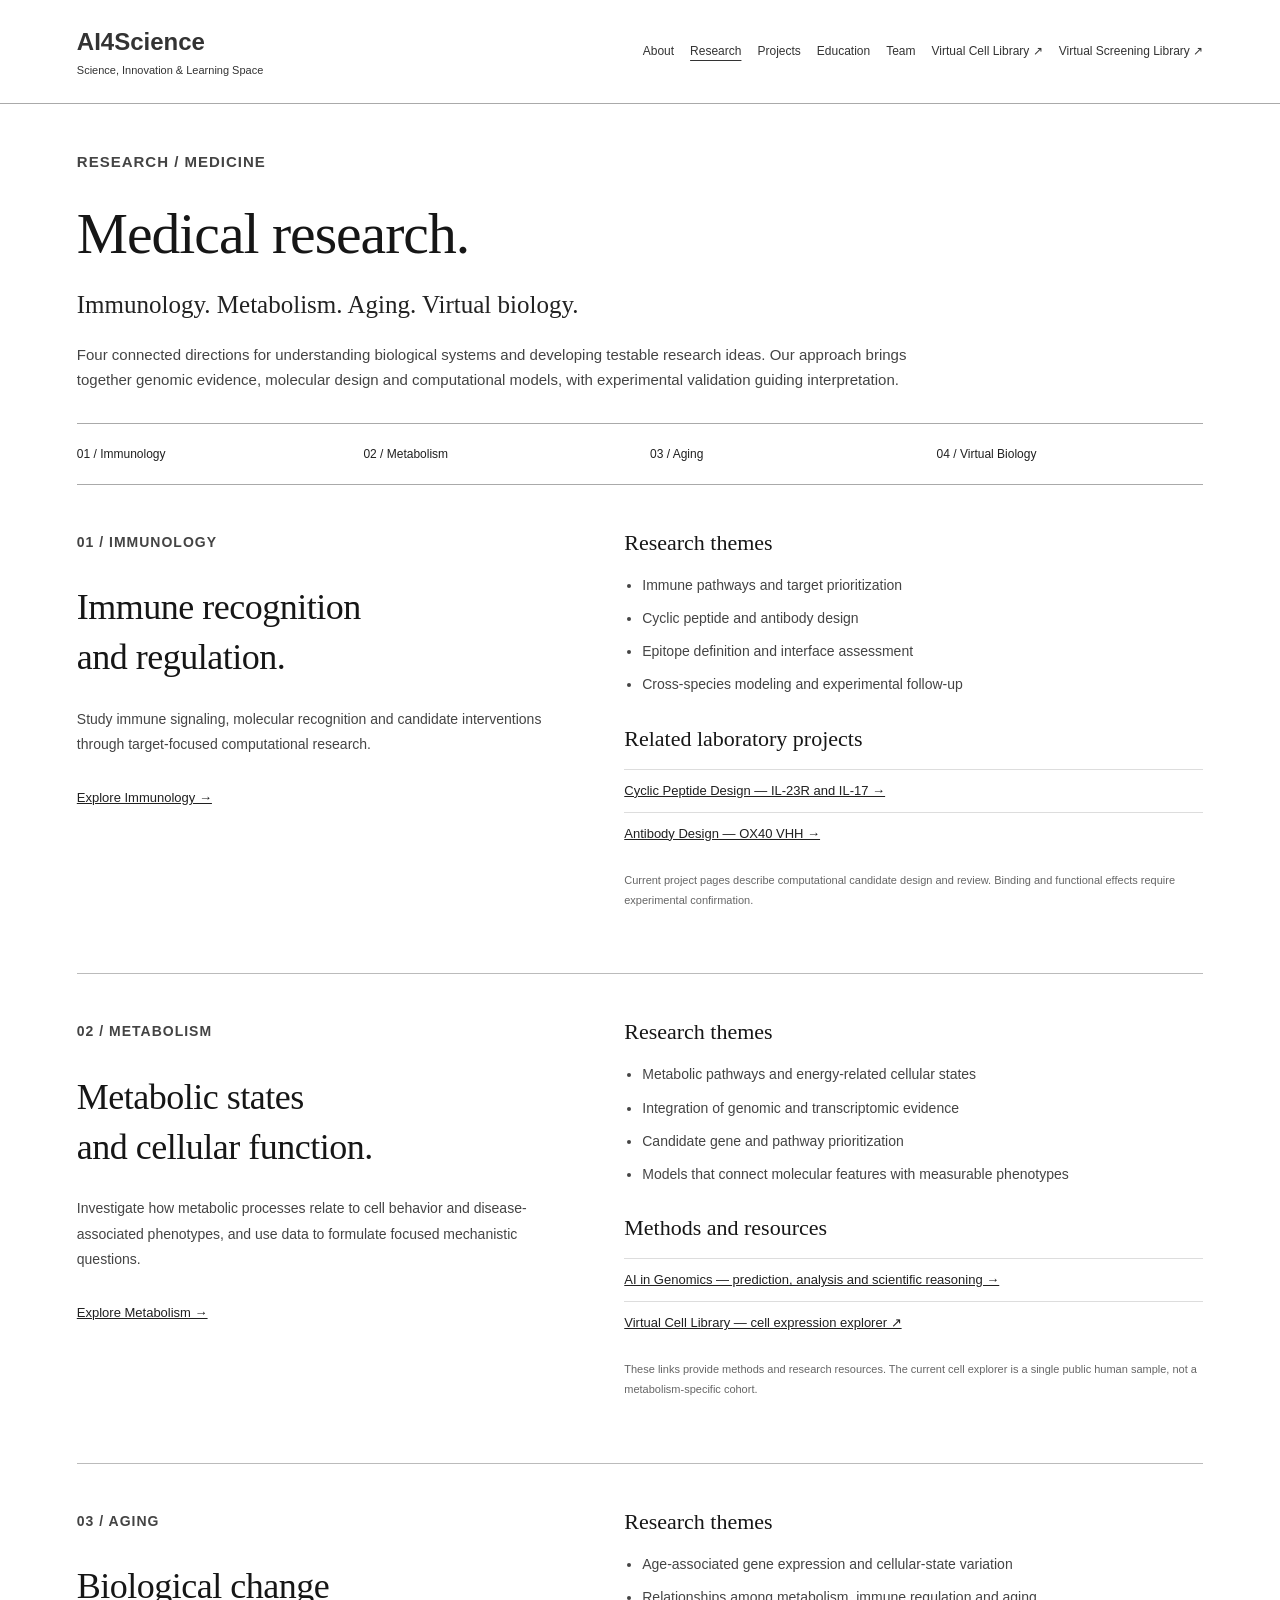
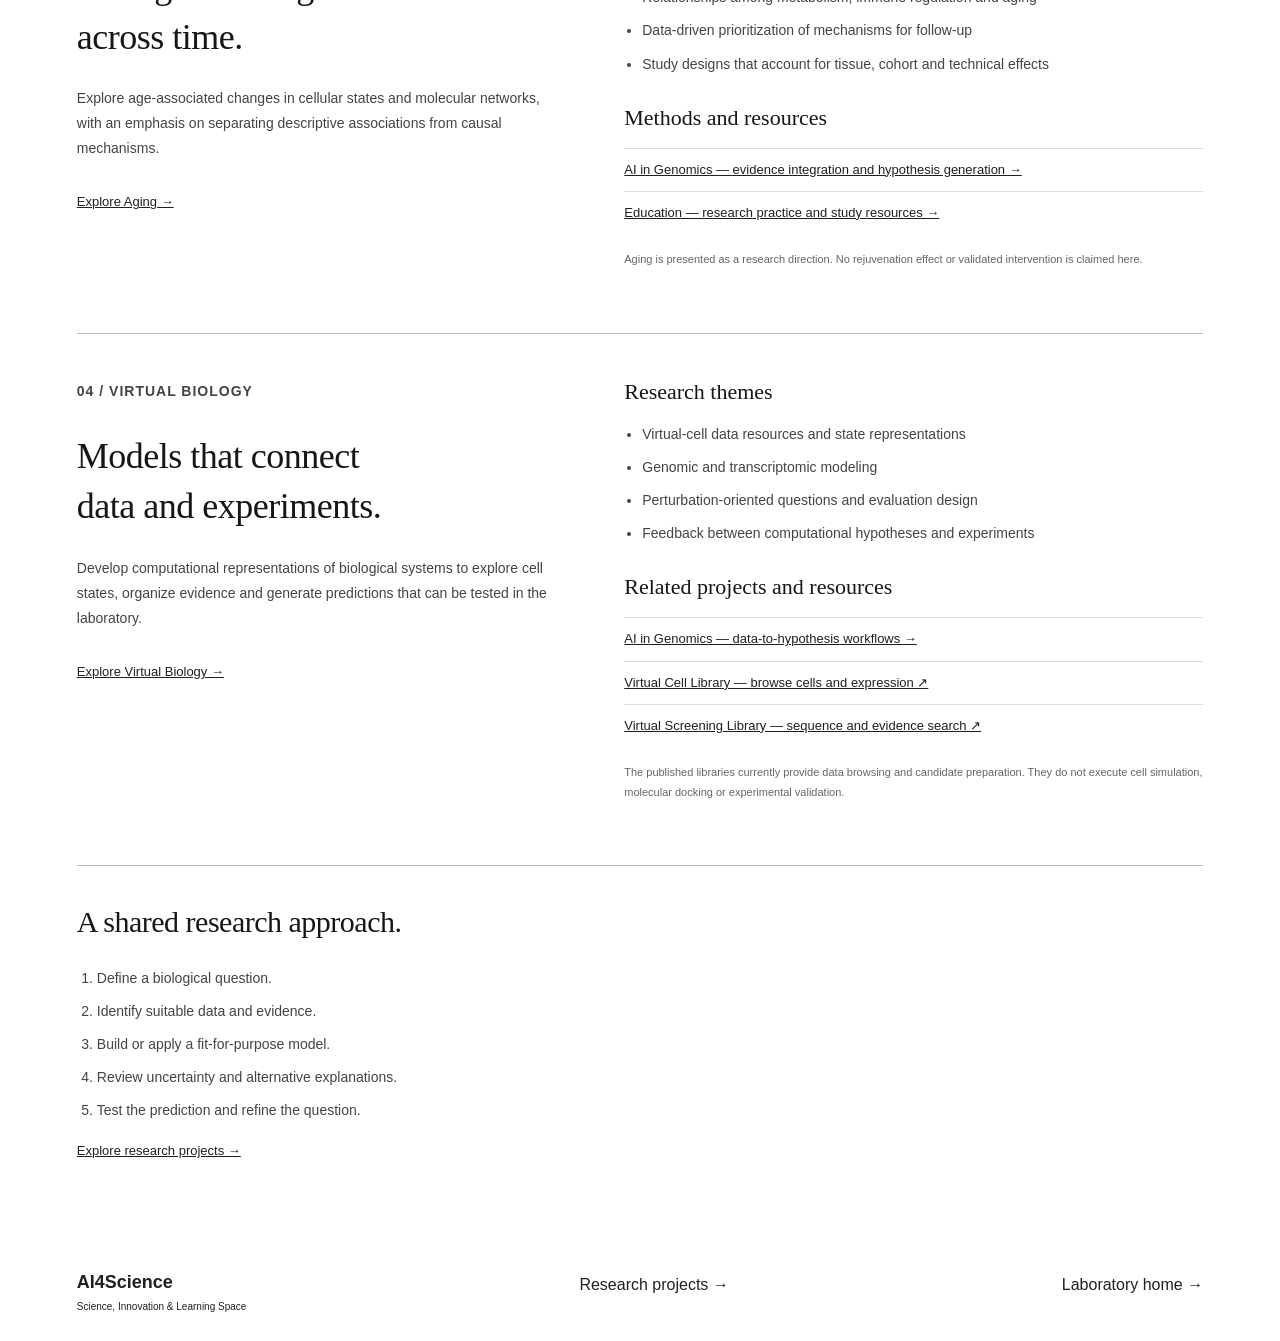
<file: medical-research.html>
<!doctype html><html lang="en"><head><meta charset="utf-8"><meta name="viewport" content="width=device-width,initial-scale=1"><meta name="description" content="Medical research at AI4Science: immunology, metabolism, aging and virtual biology."><title>Medical Research | AI4Science</title><link rel="stylesheet" href="style.css?v=direction-pages-20261031"></head><body><header><a class="brand" href="index.html"><span class="mark">A⁴</span><span>AI4Science<small>Science, Innovation & Learning Space</small></span></a><button class="menu" aria-label="Open navigation" aria-expanded="false">☰</button><nav aria-label="Main navigation"><a href="index.html#about">About</a><a href="medical-research.html" aria-current="page">Research</a><a href="projects.html">Projects</a><a href="education.html">Education</a><a href="index.html#team">Team</a><a href="https://xuzel.github.io/virtual-cell-library/">Virtual Cell Library ↗</a><a href="https://xuzel.github.io/antibody-screening-library/">Virtual Screening Library ↗</a></nav></header><main class="medical-page"><section class="medical-intro"><p class="eyebrow">RESEARCH / MEDICINE</p><h1>Medical research.</h1><p class="medical-lead">Immunology. Metabolism. Aging. Virtual biology.</p><p>Four connected directions for understanding biological systems and developing testable research ideas. Our approach brings together genomic evidence, molecular design and computational models, with experimental validation guiding interpretation.</p></section><nav class="medical-index" aria-label="Medical research directions"><a href="immunology.html">01 / Immunology</a><a href="metabolism.html">02 / Metabolism</a><a href="aging.html">03 / Aging</a><a href="virtual-biology.html">04 / Virtual Biology</a></nav><section id="immunology" class="medical-direction"><div><p class="eyebrow">01 / IMMUNOLOGY</p><h2>Immune recognition<br>and regulation.</h2><p>Study immune signaling, molecular recognition and candidate interventions through target-focused computational research.</p><a class="resource-access" href="immunology.html">Explore Immunology →</a></div><div><h3>Research themes</h3><ul><li>Immune pathways and target prioritization</li><li>Cyclic peptide and antibody design</li><li>Epitope definition and interface assessment</li><li>Cross-species modeling and experimental follow-up</li></ul><h3>Related laboratory projects</h3><div class="medical-links"><a href="cyclic-peptide-design.html">Cyclic Peptide Design — IL-23R and IL-17 →</a><a href="antibody-design.html">Antibody Design — OX40 VHH →</a></div><p class="medical-note">Current project pages describe computational candidate design and review. Binding and functional effects require experimental confirmation.</p></div></section><section id="metabolism" class="medical-direction"><div><p class="eyebrow">02 / METABOLISM</p><h2>Metabolic states<br>and cellular function.</h2><p>Investigate how metabolic processes relate to cell behavior and disease-associated phenotypes, and use data to formulate focused mechanistic questions.</p><a class="resource-access" href="metabolism.html">Explore Metabolism →</a></div><div><h3>Research themes</h3><ul><li>Metabolic pathways and energy-related cellular states</li><li>Integration of genomic and transcriptomic evidence</li><li>Candidate gene and pathway prioritization</li><li>Models that connect molecular features with measurable phenotypes</li></ul><h3>Methods and resources</h3><div class="medical-links"><a href="genomics.html">AI in Genomics — prediction, analysis and scientific reasoning →</a><a href="https://xuzel.github.io/virtual-cell-library/">Virtual Cell Library — cell expression explorer ↗</a></div><p class="medical-note">These links provide methods and research resources. The current cell explorer is a single public human sample, not a metabolism-specific cohort.</p></div></section><section id="aging" class="medical-direction"><div><p class="eyebrow">03 / AGING</p><h2>Biological change<br>across time.</h2><p>Explore age-associated changes in cellular states and molecular networks, with an emphasis on separating descriptive associations from causal mechanisms.</p><a class="resource-access" href="aging.html">Explore Aging →</a></div><div><h3>Research themes</h3><ul><li>Age-associated gene expression and cellular-state variation</li><li>Relationships among metabolism, immune regulation and aging</li><li>Data-driven prioritization of mechanisms for follow-up</li><li>Study designs that account for tissue, cohort and technical effects</li></ul><h3>Methods and resources</h3><div class="medical-links"><a href="genomics.html">AI in Genomics — evidence integration and hypothesis generation →</a><a href="education.html">Education — research practice and study resources →</a></div><p class="medical-note">Aging is presented as a research direction. No rejuvenation effect or validated intervention is claimed here.</p></div></section><section id="virtual-biology" class="medical-direction"><div><p class="eyebrow">04 / VIRTUAL BIOLOGY</p><h2>Models that connect<br>data and experiments.</h2><p>Develop computational representations of biological systems to explore cell states, organize evidence and generate predictions that can be tested in the laboratory.</p><a class="resource-access" href="virtual-biology.html">Explore Virtual Biology →</a></div><div><h3>Research themes</h3><ul><li>Virtual-cell data resources and state representations</li><li>Genomic and transcriptomic modeling</li><li>Perturbation-oriented questions and evaluation design</li><li>Feedback between computational hypotheses and experiments</li></ul><h3>Related projects and resources</h3><div class="medical-links"><a href="genomics.html">AI in Genomics — data-to-hypothesis workflows →</a><a href="https://xuzel.github.io/virtual-cell-library/">Virtual Cell Library — browse cells and expression ↗</a><a href="https://xuzel.github.io/antibody-screening-library/">Virtual Screening Library — sequence and evidence search ↗</a></div><p class="medical-note">The published libraries currently provide data browsing and candidate preparation. They do not execute cell simulation, molecular docking or experimental validation.</p></div></section><section class="medical-approach"><h2>A shared research approach.</h2><ol><li>Define a biological question.</li><li>Identify suitable data and evidence.</li><li>Build or apply a fit-for-purpose model.</li><li>Review uncertainty and alternative explanations.</li><li>Test the prediction and refine the question.</li></ol><a class="resource-access" href="projects.html">Explore research projects →</a></section></main><footer><a class="brand" href="index.html">AI4Science<span>Science, Innovation & Learning Space</span></a><a href="projects.html">Research projects →</a><a href="index.html">Laboratory home →</a></footer><script src="script.js"></script></body></html>
</file>
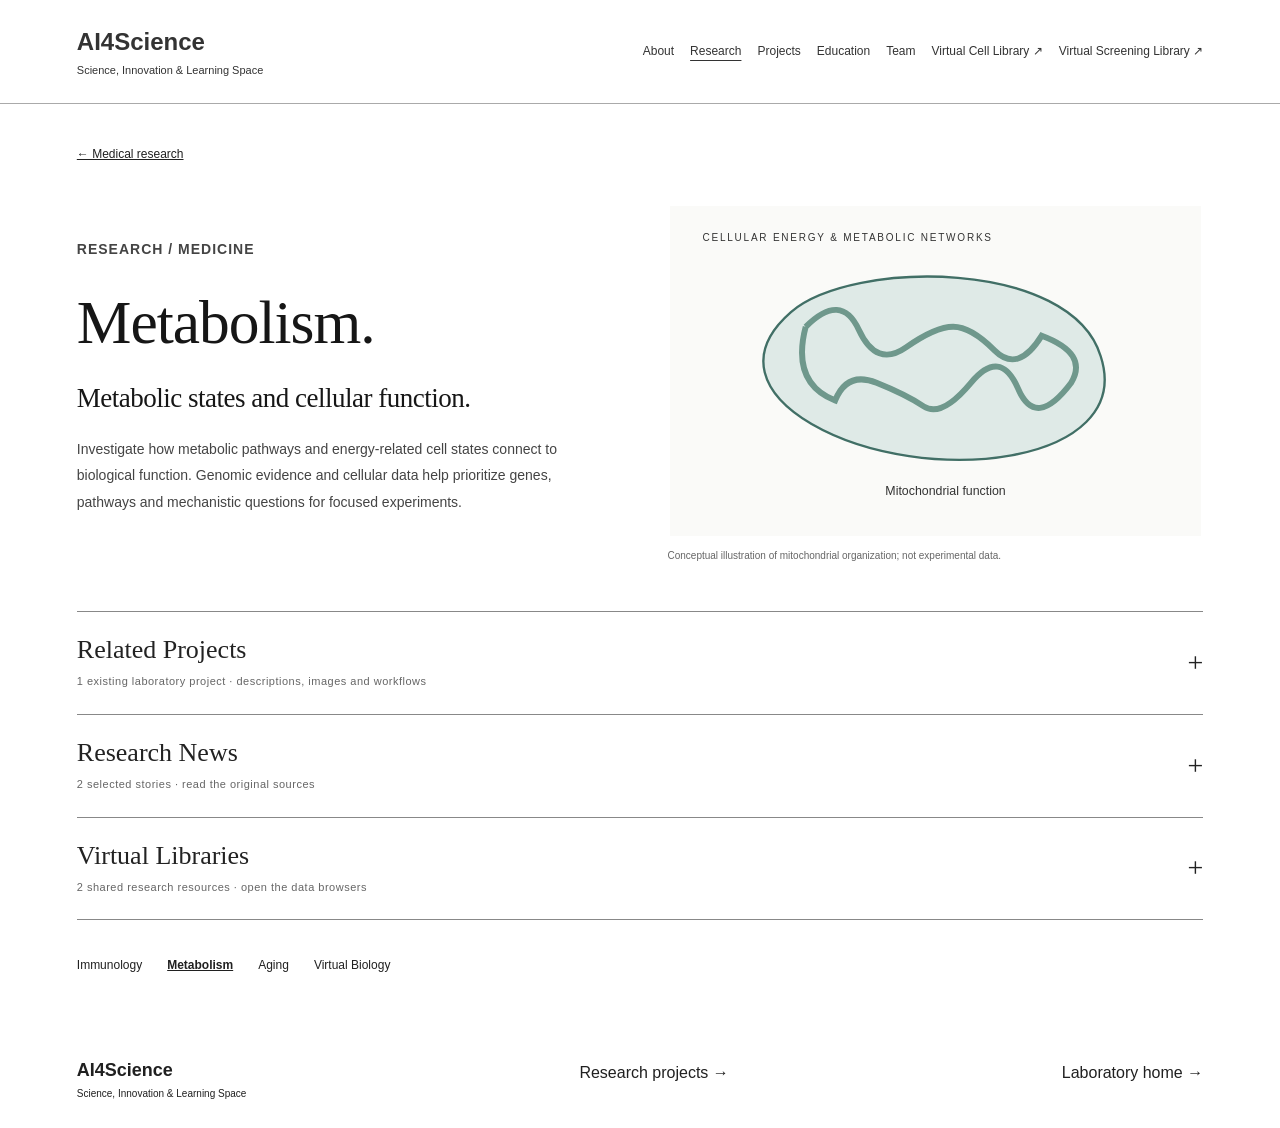
<file: metabolism.html>
<!doctype html><html lang="en"><head><meta charset="utf-8"><meta name="viewport" content="width=device-width,initial-scale=1"><meta name="description" content="Investigate how metabolic pathways and energy-related cell states connect to biological function. Genomic evidence and cellular data help prioritize genes, pathways and mechanistic questions for focused experiments."><title>Metabolism | AI4Science</title><link rel="stylesheet" href="style.css?v=direction-pages-20261031"></head><body><header><a class="brand" href="index.html"><span class="mark">A⁴</span><span>AI4Science<small>Science, Innovation & Learning Space</small></span></a><button class="menu" aria-label="Open navigation" aria-expanded="false">☰</button><nav aria-label="Main navigation"><a href="index.html#about">About</a><a href="medical-research.html" aria-current="page">Research</a><a href="projects.html">Projects</a><a href="education.html">Education</a><a href="index.html#team">Team</a><a href="https://xuzel.github.io/virtual-cell-library/">Virtual Cell Library ↗</a><a href="https://xuzel.github.io/antibody-screening-library/">Virtual Screening Library ↗</a></nav></header><main class="direction-page"><a class="direction-back" href="medical-research.html">← Medical research</a><section class="direction-hero"><div><p class="eyebrow">RESEARCH / MEDICINE</p><h1>Metabolism.</h1><h2>Metabolic states and cellular function.</h2><p>Investigate how metabolic pathways and energy-related cell states connect to biological function. Genomic evidence and cellular data help prioritize genes, pathways and mechanistic questions for focused experiments.</p></div><figure><img src="assets/research-metabolism.svg" alt="Conceptual illustration of mitochondrial organization; not experimental data."><figcaption>Conceptual illustration of mitochondrial organization; not experimental data.</figcaption></figure></section><div class="direction-sections"><details class="education-accordion"><summary><span><b>Related Projects</b><small>1 existing laboratory project · descriptions, images and workflows</small></span><span class="accordion-symbol" aria-hidden="true"></span></summary><div class="accordion-content"><p class="direction-note">AI in Genomics is an existing shared methods project that can support metabolic questions. A dedicated metabolism project has not yet been listed.</p><article class="direction-project"><div><p class="eyebrow">Shared methods project</p><h3><a href="genomics.html">AI in Genomics →</a></h3><p>Prediction, analysis and collaborative scientific reasoning: connecting genomic evidence to testable biological questions.</p><a class="resource-access" href="genomics.html">View project and workflows →</a></div><figure><a href="genomics.html"><img src="assets/genomics-nature-figure.png" alt="AI in Genomics project figure" loading="lazy"></a><small class="direction-credit">Figure: Sanabria et al., Nature Machine Intelligence (2024), Fig. 1. <a href="https://doi.org/10.1038/s42256-024-00872-0">Source</a> · CC BY 4.0.</small></figure></article></div></details><details class="education-accordion"><summary><span><b>Research News</b><small>2 selected stories · read the original sources</small></span><span class="accordion-symbol" aria-hidden="true"></span></summary><div class="accordion-content"><p class="direction-note">Selected external research news · Sources checked 31 October 2026. This is a dated selection.</p><ul class="direction-news"><li><div class="news-meta"><time datetime="2026-10-14">2026-10-14</time><span>NIH</span></div><div><h3><a href="https://www.nih.gov/news-events/news-releases/blood-pressure-drug-may-activate-health-promoting-brown-fat" target="_blank" rel="noopener noreferrer">A blood-pressure drug may activate health-promoting brown fat ↗</a></h3><p>Clinical data analysis and mouse experiments investigate losartan and brown-fat activity; human mechanisms need further study.</p></div></li><li><div class="news-meta"><time datetime="2026-05-22">2026-05-22</time><span>NIH</span></div><div><h3><a href="https://www.nih.gov/news-events/news-releases/nih-researchers-identify-avenue-enhanced-glp-1-induced-weight-loss" target="_blank" rel="noopener noreferrer">NIH researchers identify avenue for enhanced GLP-1-induced weight loss ↗</a></h3><p>Mouse experiments examine neuronal signaling linked to semaglutide responses and future metabolic research.</p></div></li></ul></div></details><details class="education-accordion"><summary><span><b>Virtual Libraries</b><small>2 shared research resources · open the data browsers</small></span><span class="accordion-symbol" aria-hidden="true"></span></summary><div class="accordion-content"><div class="direction-library"><a href="https://xuzel.github.io/virtual-cell-library/"><h3>Virtual Cell Library ↗</h3><p>Browse cell records and expression profiles; inspect individual cells and export available data.</p></a><a href="https://xuzel.github.io/antibody-screening-library/"><h3>Virtual Screening Library ↗</h3><p>Search sequence and evidence records, review candidates and prepare screening shortlists.</p></a></div><p class="direction-note">Shared laboratory resources. Dataset coverage is described inside each library; these browsers do not run cell simulation or molecular docking.</p></div></details></div><div class="direction-switch"><a href="immunology.html">Immunology</a><a href="metabolism.html" aria-current="page">Metabolism</a><a href="aging.html">Aging</a><a href="virtual-biology.html">Virtual Biology</a></div></main><footer><a class="brand" href="index.html">AI4Science<span>Science, Innovation & Learning Space</span></a><a href="projects.html">Research projects →</a><a href="index.html">Laboratory home →</a></footer><script src="script.js"></script></body></html>
</file>
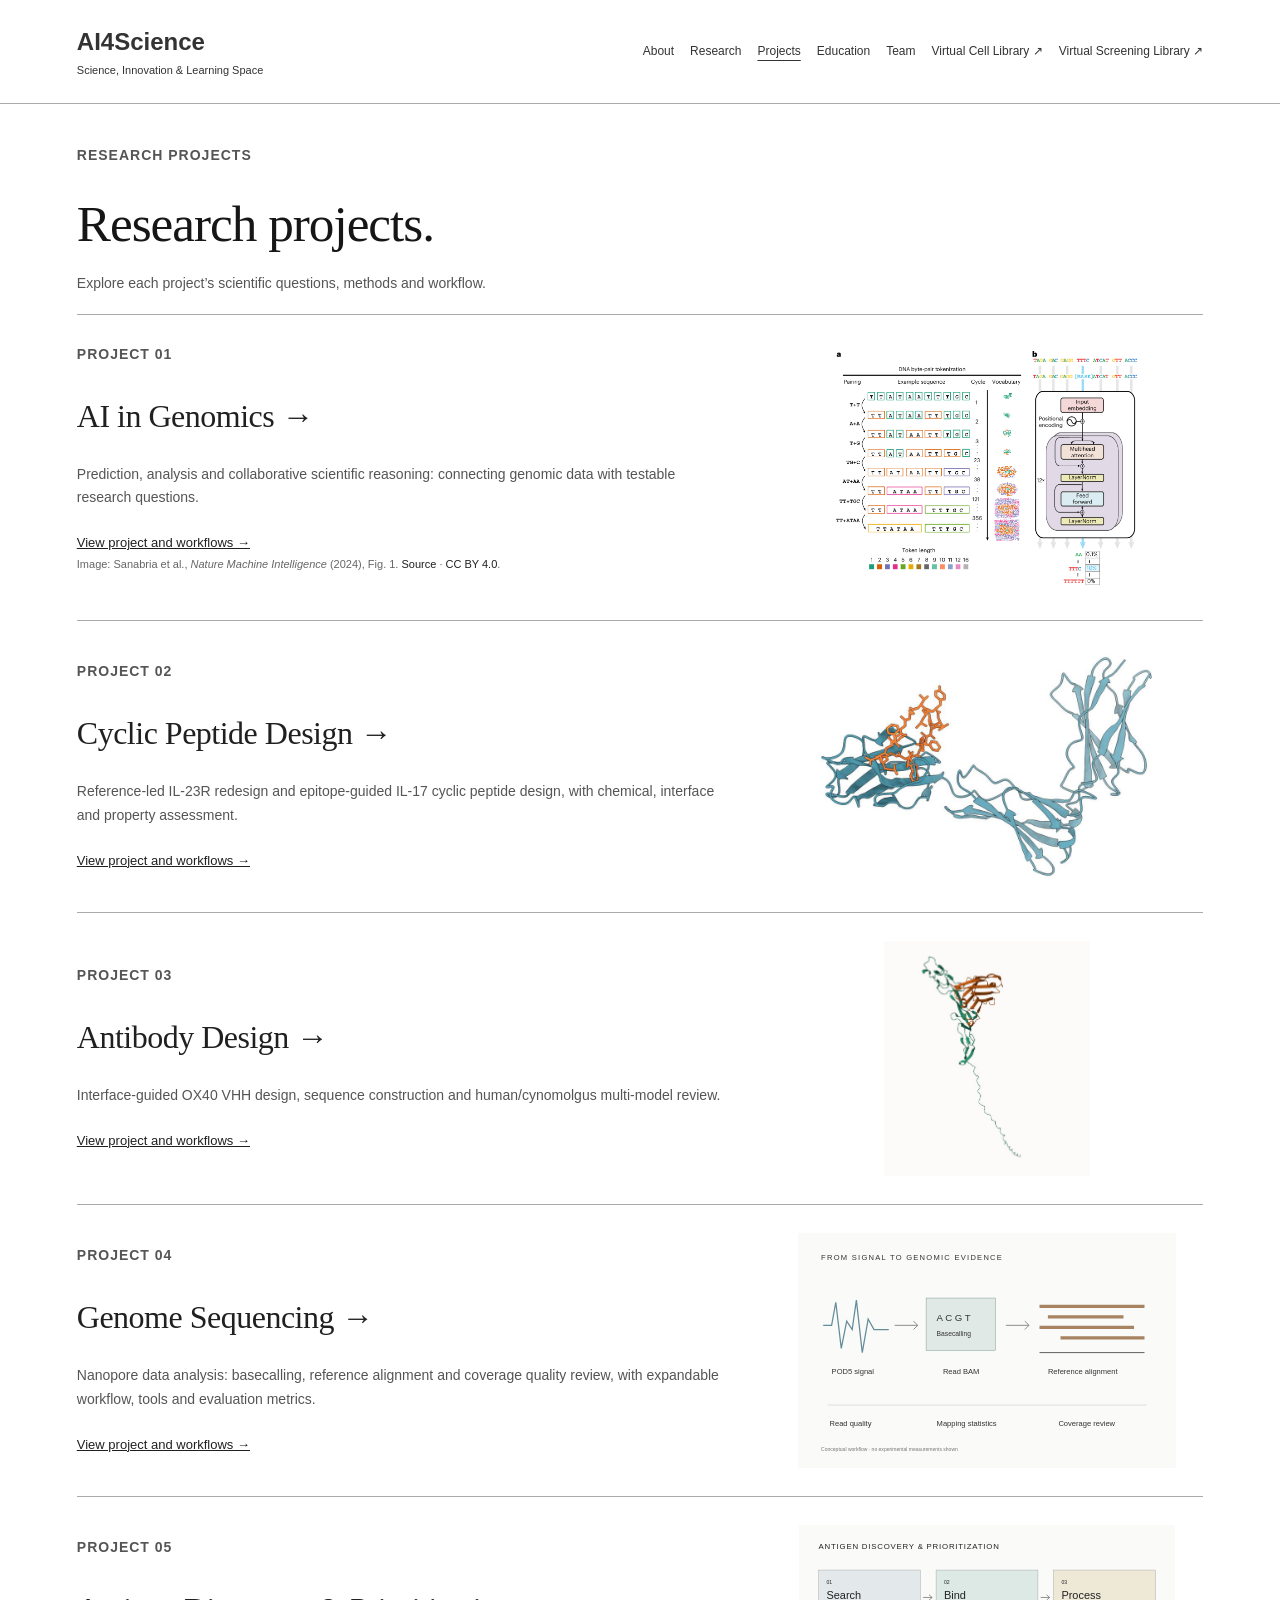
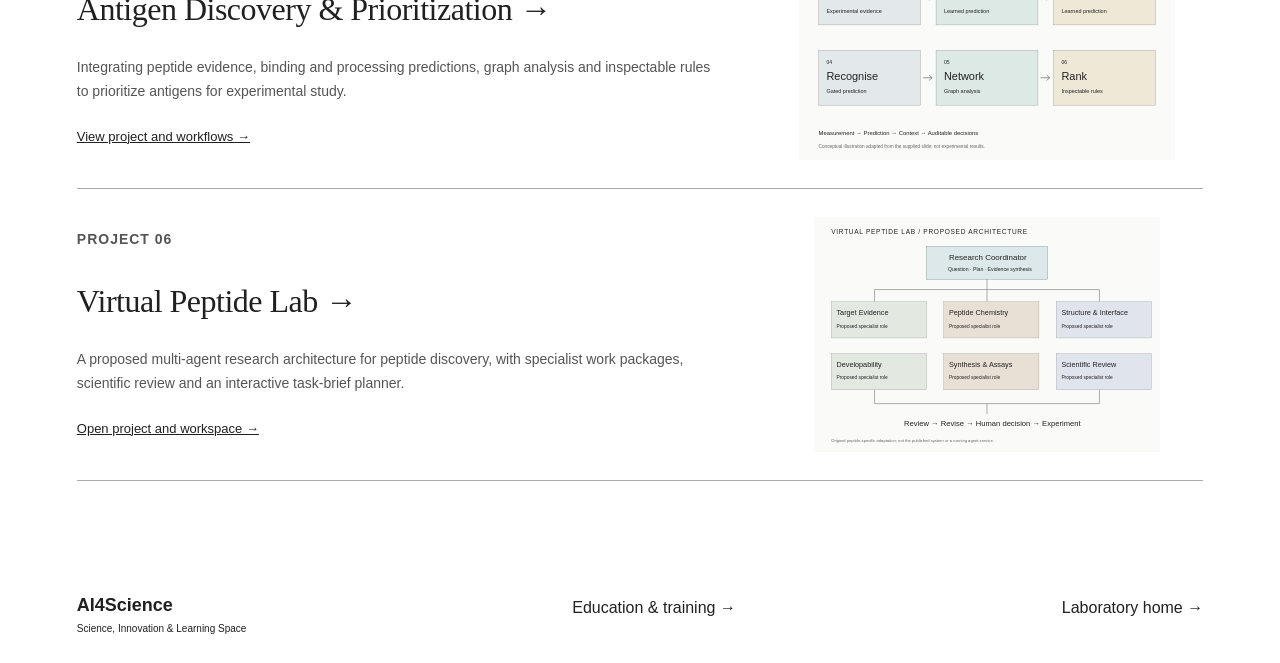
<file: projects.html>
<!doctype html><html lang="en"><head><meta charset="utf-8"><meta name="viewport" content="width=device-width,initial-scale=1"><meta name="description" content="AI4Science research projects: genomics, cyclic peptide design, antibody design, genome sequencing antigen discovery and the Virtual Peptide Lab."><title>Projects | AI4Science</title><link rel="stylesheet" href="style.css?v=project-thumbnails-20261031"></head><body><header><a class="brand" href="index.html"><span class="mark">A⁴</span><span>AI4Science<small>Science, Innovation & Learning Space</small></span></a><button class="menu" aria-label="Open navigation" aria-expanded="false">☰</button><nav aria-label="Main navigation"><a href="index.html#about">About</a><a href="medical-research.html">Research</a><a href="projects.html" aria-current="page">Projects</a><a href="education.html">Education</a><a href="index.html#team">Team</a><a href="https://xuzel.github.io/virtual-cell-library/">Virtual Cell Library ↗</a><a href="https://xuzel.github.io/antibody-screening-library/">Virtual Screening Library ↗</a></nav></header><main class="projects-page"><div class="project-page-heading"><p class="eyebrow">RESEARCH PROJECTS</p><h1>Research projects.</h1><p>Explore each project’s scientific questions, methods and workflow.</p></div><article class="project-directory-item project-with-image"><div class="project-list-copy"><p class="eyebrow">PROJECT 01</p><h2><a href="genomics.html">AI in Genomics →</a></h2><p>Prediction, analysis and collaborative scientific reasoning: connecting genomic data with testable research questions.</p><a class="resource-access" href="genomics.html">View project and workflows →</a><p class="project-scope">Image: Sanabria et al., <i>Nature Machine Intelligence</i> (2024), Fig. 1. <a href="https://doi.org/10.1038/s42256-024-00872-0">Source</a> · <a href="https://creativecommons.org/licenses/by/4.0/">CC BY 4.0</a>.</p></div><a class="project-list-image" href="genomics.html" aria-label="View project: DNA tokenization and transformer architecture from the genomics project"><img src="assets/genomics-nature-figure.png" alt="DNA tokenization and transformer architecture from the genomics project" loading="lazy"></a></article><article class="project-directory-item project-with-image"><div class="project-list-copy"><p class="eyebrow">PROJECT 02</p><h2><a href="cyclic-peptide-design.html">Cyclic Peptide Design →</a></h2><p>Reference-led IL-23R redesign and epitope-guided IL-17 cyclic peptide design, with chemical, interface and property assessment.</p><a class="resource-access" href="cyclic-peptide-design.html">View project and workflows →</a></div><a class="project-list-image" href="cyclic-peptide-design.html" aria-label="View project: Predicted IL-23R cyclic peptide complex"><img src="assets/peptide-il23r-complex.png" alt="Predicted IL-23R cyclic peptide complex" loading="lazy"></a></article><article class="project-directory-item project-with-image"><div class="project-list-copy"><p class="eyebrow">PROJECT 03</p><h2><a href="antibody-design.html">Antibody Design →</a></h2><p>Interface-guided OX40 VHH design, sequence construction and human/cynomolgus multi-model review.</p><a class="resource-access" href="antibody-design.html">View project and workflows →</a></div><a class="project-list-image" href="antibody-design.html" aria-label="View project: Predicted OX40 VHH complex"><img src="assets/antibody-ox40-cand0136.png" alt="Predicted OX40 VHH complex" loading="lazy"></a></article><article class="project-directory-item project-with-image"><div class="project-list-copy"><p class="eyebrow">PROJECT 04</p><h2><a href="genome-sequencing.html">Genome Sequencing →</a></h2><p>Nanopore data analysis: basecalling, reference alignment and coverage quality review, with expandable workflow, tools and evaluation metrics.</p><a class="resource-access" href="genome-sequencing.html">View project and workflows →</a></div><a class="project-list-image" href="genome-sequencing.html" aria-label="View Genome Sequencing project"><img src="assets/genome-sequencing-workflow.svg" alt="From nanopore signal to reference alignment" loading="lazy"></a></article><article class="project-directory-item project-with-image"><div class="project-list-copy"><p class="eyebrow">PROJECT 05</p><h2><a href="antigen-discovery.html">Antigen Discovery &amp; Prioritization →</a></h2><p>Integrating peptide evidence, binding and processing predictions, graph analysis and inspectable rules to prioritize antigens for experimental study.</p><a class="resource-access" href="antigen-discovery.html">View project and workflows →</a></div><a class="project-list-image" href="antigen-discovery.html" aria-label="View Antigen Discovery and Prioritization project"><img src="assets/antigen-prioritization.svg" alt="Six-stage antigen prioritization workflow" loading="lazy"></a></article><article class="project-directory-item project-with-image"><div class="project-list-copy"><p class="eyebrow">PROJECT 06</p><h2><a href="virtual-peptide-lab.html">Virtual Peptide Lab →</a></h2><p>A proposed multi-agent research architecture for peptide discovery, with specialist work packages, scientific review and an interactive task-brief planner.</p><a class="resource-access" href="virtual-peptide-lab.html">Open project and workspace →</a></div><a class="project-list-image" href="virtual-peptide-lab.html" aria-label="View Virtual Peptide Lab"><img src="assets/virtual-peptide-lab.svg" alt="Peptide research team architecture" loading="lazy"></a></article></main><footer><a class="brand" href="index.html">AI4Science<span>Science, Innovation & Learning Space</span></a><a href="education.html">Education & training →</a><a href="index.html">Laboratory home →</a></footer><script src="script.js"></script></body></html>
</file>
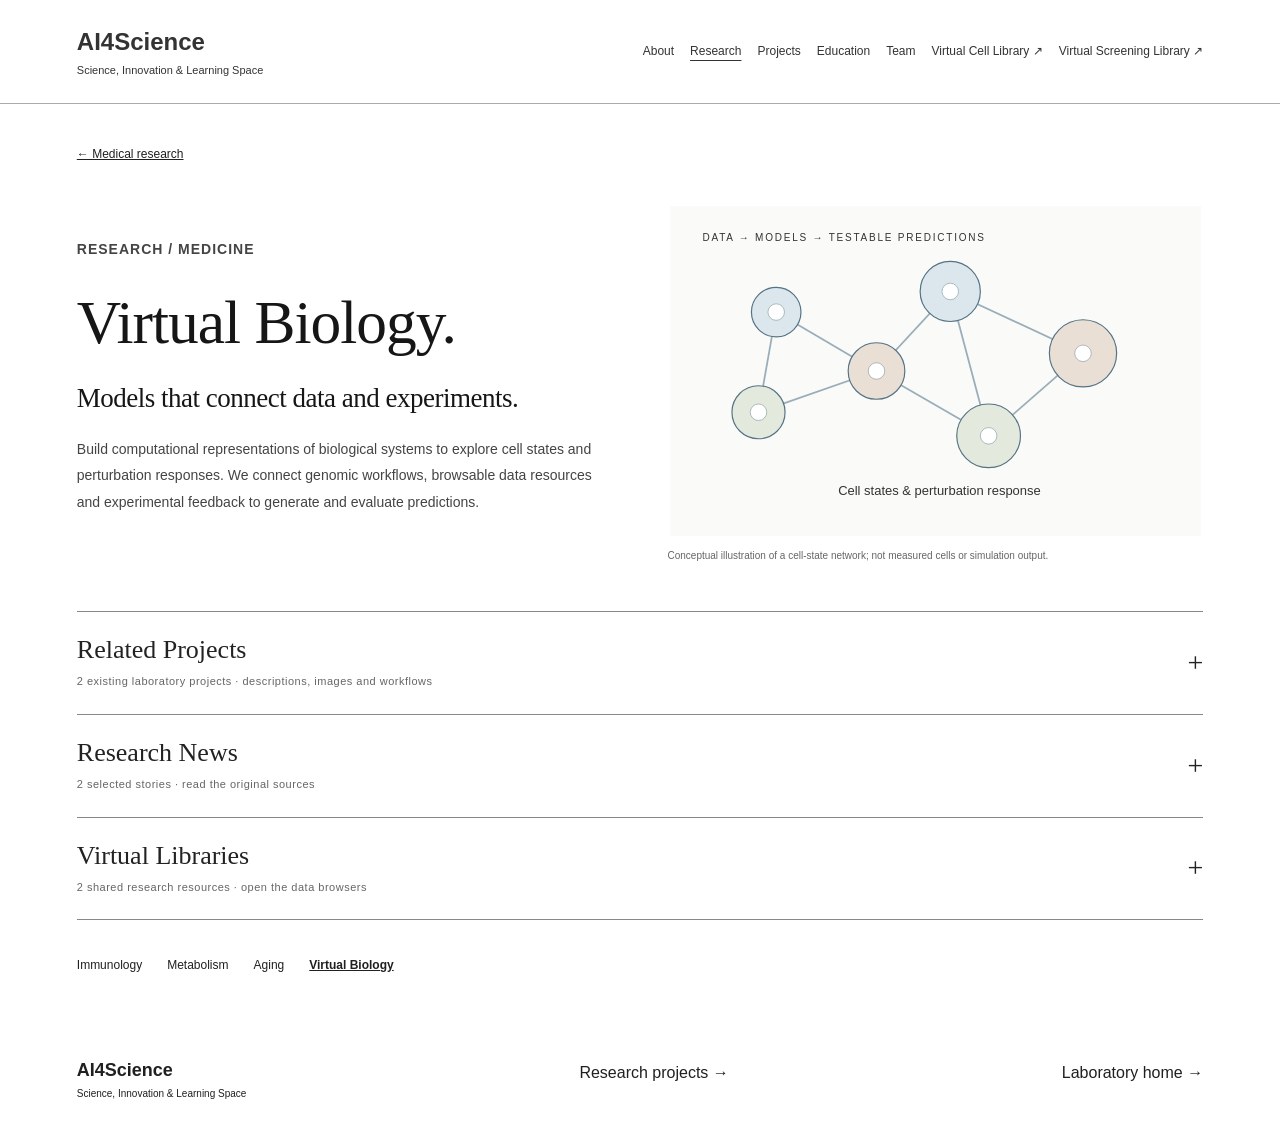
<file: virtual-biology.html>
<!doctype html><html lang="en"><head><meta charset="utf-8"><meta name="viewport" content="width=device-width,initial-scale=1"><meta name="description" content="Build computational representations of biological systems to explore cell states and perturbation responses. We connect genomic workflows, browsable data resources and experimental feedback to generate and evaluate predictions."><title>Virtual Biology | AI4Science</title><link rel="stylesheet" href="style.css?v=direction-pages-20261031"></head><body><header><a class="brand" href="index.html"><span class="mark">A⁴</span><span>AI4Science<small>Science, Innovation & Learning Space</small></span></a><button class="menu" aria-label="Open navigation" aria-expanded="false">☰</button><nav aria-label="Main navigation"><a href="index.html#about">About</a><a href="medical-research.html" aria-current="page">Research</a><a href="projects.html">Projects</a><a href="education.html">Education</a><a href="index.html#team">Team</a><a href="https://xuzel.github.io/virtual-cell-library/">Virtual Cell Library ↗</a><a href="https://xuzel.github.io/antibody-screening-library/">Virtual Screening Library ↗</a></nav></header><main class="direction-page"><a class="direction-back" href="medical-research.html">← Medical research</a><section class="direction-hero"><div><p class="eyebrow">RESEARCH / MEDICINE</p><h1>Virtual Biology.</h1><h2>Models that connect data and experiments.</h2><p>Build computational representations of biological systems to explore cell states and perturbation responses. We connect genomic workflows, browsable data resources and experimental feedback to generate and evaluate predictions.</p></div><figure><img src="assets/research-virtual-biology.svg" alt="Conceptual illustration of a cell-state network; not measured cells or simulation output."><figcaption>Conceptual illustration of a cell-state network; not measured cells or simulation output.</figcaption></figure></section><div class="direction-sections"><details class="education-accordion"><summary><span><b>Related Projects</b><small>2 existing laboratory projects · descriptions, images and workflows</small></span><span class="accordion-symbol" aria-hidden="true"></span></summary><div class="accordion-content"><p class="direction-note">The existing genomics project provides data-to-hypothesis workflows; our virtual libraries support data browsing and candidate preparation.</p><article class="direction-project"><div><p class="eyebrow">Shared methods project</p><h3><a href="genomics.html">AI in Genomics →</a></h3><p>Prediction, analysis and collaborative scientific reasoning: connecting genomic evidence to testable biological questions.</p><a class="resource-access" href="genomics.html">View project and workflows →</a></div><figure><a href="genomics.html"><img src="assets/genomics-nature-figure.png" alt="AI in Genomics project figure" loading="lazy"></a><small class="direction-credit">Figure: Sanabria et al., Nature Machine Intelligence (2024), Fig. 1. <a href="https://doi.org/10.1038/s42256-024-00872-0">Source</a> · CC BY 4.0.</small></figure></article><article class="direction-project"><div><p class="eyebrow">Proposed research platform</p><h3><a href="virtual-peptide-lab.html">Virtual Peptide Lab →</a></h3><p>A peptide-focused adaptation of the Virtual Biotech concept, with a local task-planning workspace.</p><a class="resource-access" href="virtual-peptide-lab.html">Open project and workspace →</a></div><figure><a href="virtual-peptide-lab.html"><img src="assets/virtual-peptide-lab.svg" alt="Virtual Peptide Lab architecture" loading="lazy"></a></figure></article></div></details><details class="education-accordion"><summary><span><b>Research News</b><small>2 selected stories · read the original sources</small></span><span class="accordion-symbol" aria-hidden="true"></span></summary><div class="accordion-content"><p class="direction-note">Selected external research news · Sources checked 31 October 2026. This is a dated selection.</p><ul class="direction-news"><li><div class="news-meta"><time datetime="2026-10-05">2026-10-05</time><span>Arc Institute</span></div><div><h3><a href="https://arcinstitute.org/news/pie" target="_blank" rel="noopener noreferrer">PIE: predicting responses in unseen conditions ↗</a></h3><p>A preprint model uses curated biological knowledge to predict population-level perturbation responses in new contexts.</p></div></li><li><div class="news-meta"><time datetime="2026-03-10">2026-03-10</time><span>Nature</span></div><div><h3><a href="https://www.nature.com/articles/d41586-026-00786-4" target="_blank" rel="noopener noreferrer">Virtual cell captures bacterial division ↗</a></h3><p>A news report describes whole-cell bacterial growth and division simulation. The modeled organism is bacterial, not human.</p></div></li></ul></div></details><details class="education-accordion"><summary><span><b>Virtual Libraries</b><small>2 shared research resources · open the data browsers</small></span><span class="accordion-symbol" aria-hidden="true"></span></summary><div class="accordion-content"><div class="direction-library"><a href="https://xuzel.github.io/virtual-cell-library/"><h3>Virtual Cell Library ↗</h3><p>Browse cell records and expression profiles; inspect individual cells and export available data.</p></a><a href="https://xuzel.github.io/antibody-screening-library/"><h3>Virtual Screening Library ↗</h3><p>Search sequence and evidence records, review candidates and prepare screening shortlists.</p></a></div><p class="direction-note">Shared laboratory resources. Dataset coverage is described inside each library; these browsers do not run cell simulation or molecular docking.</p></div></details></div><div class="direction-switch"><a href="immunology.html">Immunology</a><a href="metabolism.html">Metabolism</a><a href="aging.html">Aging</a><a href="virtual-biology.html" aria-current="page">Virtual Biology</a></div></main><footer><a class="brand" href="index.html">AI4Science<span>Science, Innovation & Learning Space</span></a><a href="projects.html">Research projects →</a><a href="index.html">Laboratory home →</a></footer><script src="script.js"></script></body></html>
</file>
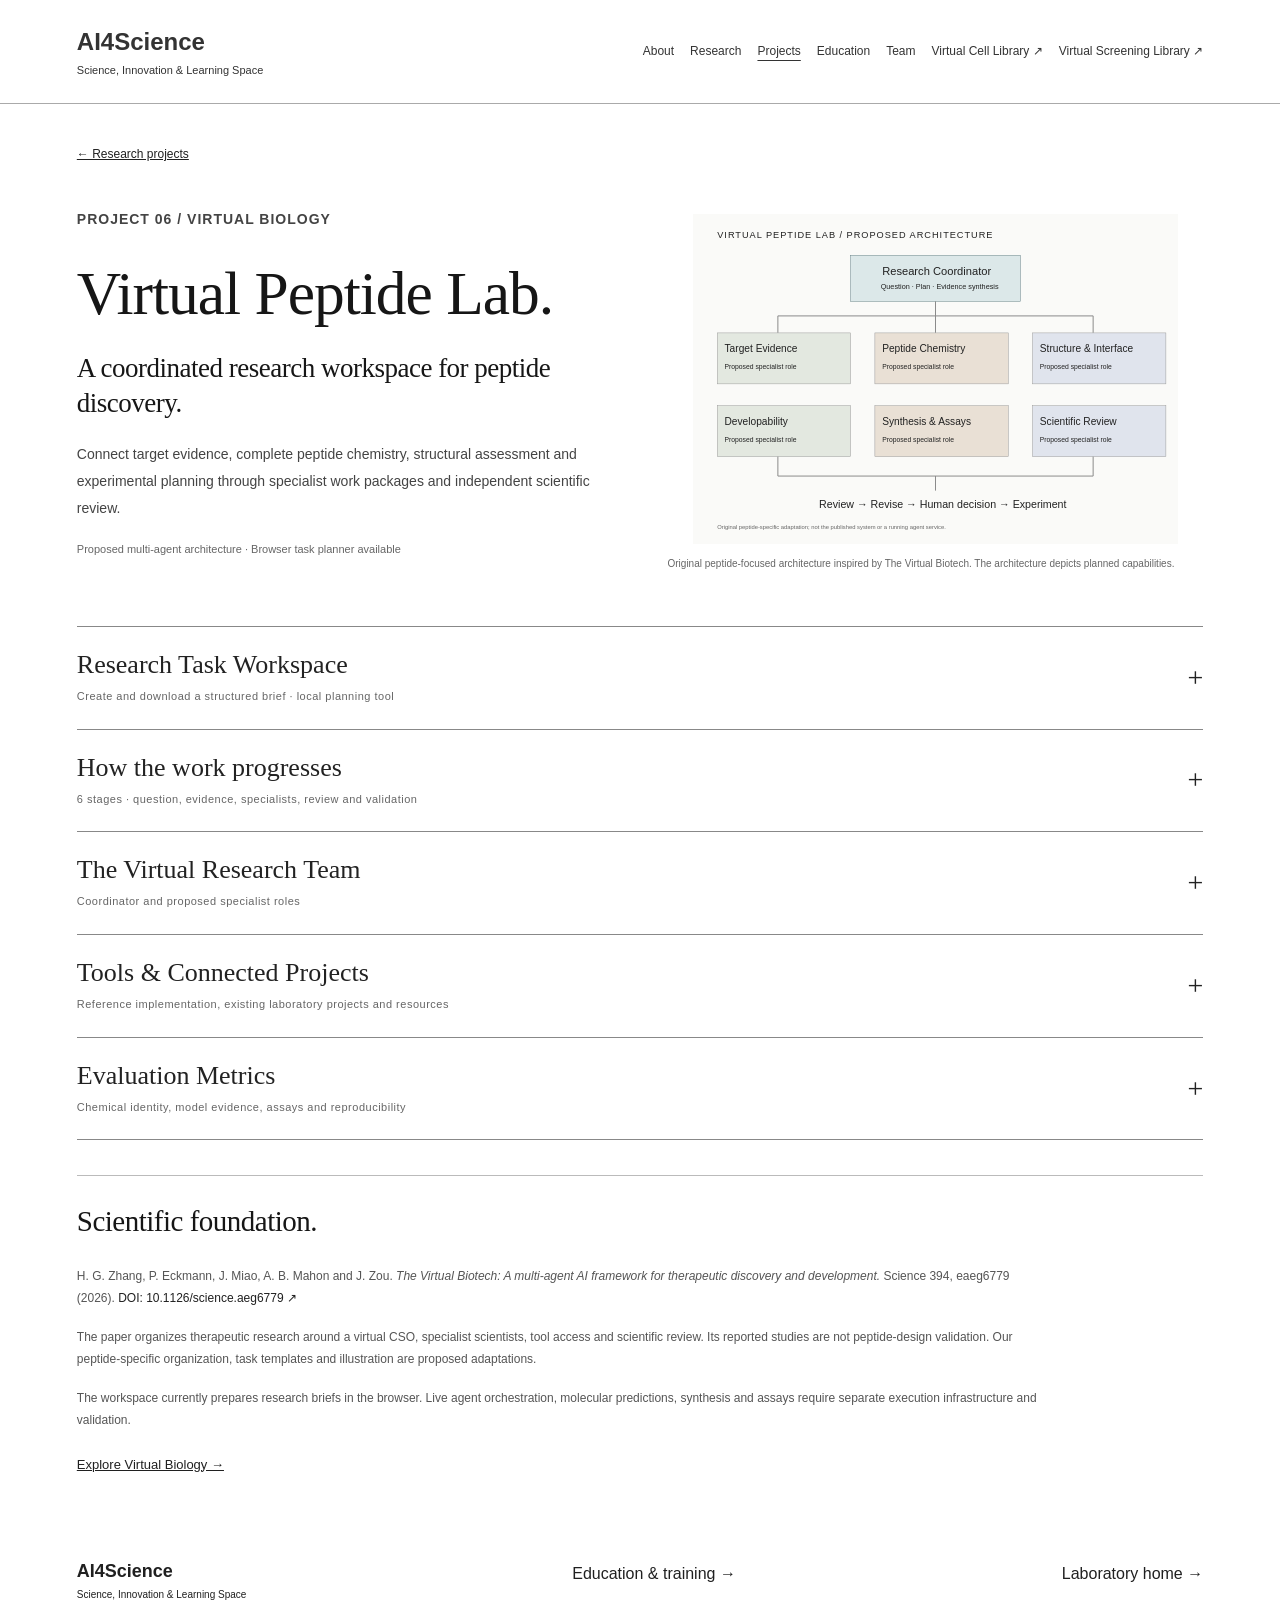
<file: virtual-peptide-lab.html>
<!doctype html><html lang="en"><head><meta charset="utf-8"><meta name="viewport" content="width=device-width,initial-scale=1"><title>Virtual Peptide Lab | AI4Science</title><meta name="description" content="A proposed specialist-agent research architecture and local task-planning workspace for peptide discovery."><link rel="stylesheet" href="style.css?v=peptide-lab-20261102"></head><body><header><a class="brand" href="index.html"><span class="mark">A⁴</span><span>AI4Science<small>Science, Innovation & Learning Space</small></span></a><button class="menu" aria-label="Open navigation" aria-expanded="false">☰</button><nav aria-label="Main navigation"><a href="index.html#about">About</a><a href="medical-research.html">Research</a><a href="projects.html" aria-current="page">Projects</a><a href="education.html">Education</a><a href="index.html#team">Team</a><a href="https://xuzel.github.io/virtual-cell-library/">Virtual Cell Library ↗</a><a href="https://xuzel.github.io/antibody-screening-library/">Virtual Screening Library ↗</a></nav></header><main class="direction-page"><a class="direction-back" href="projects.html">← Research projects</a><section class="direction-hero"><div><p class="eyebrow">PROJECT 06 / VIRTUAL BIOLOGY</p><h1>Virtual Peptide Lab.</h1><h2>A coordinated research workspace for peptide discovery.</h2><p>Connect target evidence, complete peptide chemistry, structural assessment and experimental planning through specialist work packages and independent scientific review.</p><p class="project-scope">Proposed multi-agent architecture · Browser task planner available</p></div><figure><img src="assets/virtual-peptide-lab.svg" alt="Proposed peptide research coordinator, specialist roles and scientific review loop"><figcaption>Original peptide-focused architecture inspired by The Virtual Biotech. The architecture depicts planned capabilities.</figcaption></figure></section><div class="direction-sections"><details class="education-accordion"><summary><span><b>Research Task Workspace</b><small>Create and download a structured brief · local planning tool</small></span><span class="accordion-symbol" aria-hidden="true"></span></summary><div class="accordion-content"><p>Create a research task brief locally. This form does not contact AI models, submit jobs or run molecular calculations.</p><form id="peptide-brief" class="peptide-brief"><label>Project title<input name="project" maxlength="160" value="Peptide discovery study" required></label><label>Target / pathway<input name="target" maxlength="160" placeholder="e.g. IL-23R" required></label><label>Peptide format<select name="format"><option>Linear peptide</option><option>Monocyclic peptide</option><option>Bicyclic peptide</option><option>Conjugated peptide</option></select></label><label>Primary research objective<textarea name="objective" maxlength="1500" rows="3" placeholder="Define the question, available evidence and experimental endpoint." required></textarea></label><div class="peptide-brief-actions"><button type="submit">Create task brief</button><button type="button" id="brief-export" disabled>Download JSON ↓</button></div></form><div id="brief-result" aria-live="polite"><p>No task brief created yet.</p></div></div></details><details class="education-accordion"><summary><span><b>How the work progresses</b><small>6 stages · question, evidence, specialists, review and validation</small></span><span class="accordion-symbol" aria-hidden="true"></span></summary><div class="accordion-content"><p>Adapted from the paper’s coordinator–specialist–reviewer loop. The peptide-specific roles and checks below are our proposed extension.</p><ol class="seq-flow antigen-flow"><li><span>01</span><h3>Frame the question</h3><p>Define the target, biological context, peptide format, intended route and decision to be supported.</p></li><li><span>02</span><h3>Inventory evidence</h3><p>Identify available sequences, complete chemical definitions, structures, assays and data provenance.</p></li><li><span>03</span><h3>Assign specialist tasks</h3><p>Prepare work packages for target, chemistry, structure, developability and experimental planning.</p></li><li><span>04</span><h3>Evaluate candidates</h3><p>Retain endpoint-specific results, versions and uncertainties rather than collapsing them into an unexplained score.</p></li><li><span>05</span><h3>Review and revise</h3><p>Ask the independent reviewer to challenge methods and claims; return unresolved issues to the relevant specialist.</p></li><li><span>06</span><h3>Plan validation</h3><p>Produce a traceable shortlist and assay plan for human review and experimental follow-up.</p></li></ol></div></details><details class="education-accordion"><summary><span><b>The Virtual Research Team</b><small>Coordinator and proposed specialist roles</small></span><span class="accordion-symbol" aria-hidden="true"></span></summary><div class="accordion-content"><details class="reference-item"><summary>Research Coordinator / virtual CSO</summary><p>Clarify objectives, assign tasks, reconcile conflicts and synthesize evidence. Human researchers define the scientific question and review decisions.</p></details><details class="reference-item"><summary>Target Evidence</summary><p>Connect disease context, target expression and human evidence.</p></details><details class="reference-item"><summary>Peptide Chemistry</summary><p>Specify sequence, stereochemistry, cyclization, linkers and conjugates.</p></details><details class="reference-item"><summary>Structure & Interface</summary><p>Review target state, binding site, candidate poses and confidence.</p></details><details class="reference-item"><summary>Developability</summary><p>Assess solubility, aggregation, proteolysis and route-specific properties.</p></details><details class="reference-item"><summary>Synthesis & Assays</summary><p>Plan synthesis feasibility, analytical QC and fit-for-purpose experiments.</p></details><details class="reference-item"><summary>Scientific Review</summary><p>Audit provenance, methods, uncertainty and unsupported conclusions.</p></details></div></details><details class="education-accordion"><summary><span><b>Tools & Connected Projects</b><small>Reference implementation, existing laboratory projects and resources</small></span><span class="accordion-symbol" aria-hidden="true"></span></summary><div class="accordion-content"><details class="reference-item"><summary>Reference framework — The Virtual Biotech</summary><p>The authors provide a multi-agent framework, specialist prompts, MCP servers and a research interface. This project adopts its organizational idea; the published implementation has not been deployed on this website.</p><a href="https://github.com/harrisongzhang/TheVirtualBiotech">Authors’ code and setup documentation ↗</a></details><details class="reference-item"><summary>Existing laboratory projects</summary><div class="medical-links"><a href="cyclic-peptide-design.html">Cyclic Peptide Design — IL-23R / IL-17 →</a><a href="antigen-discovery.html">Antigen Discovery &amp; Prioritization →</a><a href="antibody-design.html">Antibody Design — adjacent molecular-design methods →</a></div></details><details class="reference-item"><summary>Shared data resources</summary><div class="medical-links"><a href="https://xuzel.github.io/antibody-screening-library/">Virtual Screening Library ↗</a><a href="https://xuzel.github.io/virtual-cell-library/">Virtual Cell Library ↗</a></div><p>Existing browsers provide the records described on their own pages. No new peptide assay collection or simulation engine is connected by this project page.</p></details><details class="reference-item"><summary>Planned execution integration</summary><p>Future execution requires configured data access, model-specific compute services, chemistry-preserving inputs, immutable job records and reviewable output artifacts. The browser planner generates task specifications only.</p></details></div></details><details class="education-accordion"><summary><span><b>Evaluation Metrics</b><small>Chemical identity, model evidence, assays and reproducibility</small></span><span class="accordion-symbol" aria-hidden="true"></span></summary><div class="accordion-content"><details class="reference-item"><summary>Chemical identity</summary><p>Retain noncanonical residues, stereochemistry, terminal groups, covalent closures, linkers and conjugates. A bare sequence is not a complete modified-peptide structure.</p></details><details class="reference-item"><summary>Structure and interface</summary><p>Record model-specific confidence, contact geometry and reference comparisons. Pose confidence and interface metrics do not establish affinity or activity.</p></details><details class="reference-item"><summary>Developability and exposure</summary><p>Keep solubility, permeability, proteolysis and serum-stability endpoints distinct. A predicted stability endpoint is not measured human elimination half-life.</p></details><details class="reference-item"><summary>Assay evidence</summary><p>Report binding, functional potency and selectivity separately, with assay conditions, units, controls, replicates and uncertainty.</p></details><details class="reference-item"><summary>Agent and workflow quality</summary><p>Evaluate task completion, source correctness, code reproducibility, independent reviewer findings and the resolution of disagreements.</p></details><details class="reference-item"><summary>Decision traceability</summary><p>Preserve inputs, data and model versions, evidence status, exclusion reasons and the human decision. No published-paper performance is claimed for this proposed lab.</p></details></div></details></div><section class="seq-sources"><h2>Scientific foundation.</h2><p>H. G. Zhang, P. Eckmann, J. Miao, A. B. Mahon and J. Zou. <i>The Virtual Biotech: A multi-agent AI framework for therapeutic discovery and development.</i> Science 394, eaeg6779 (2026). <a href="https://doi.org/10.1126/science.aeg6779">DOI: 10.1126/science.aeg6779 ↗</a></p><p>The paper organizes therapeutic research around a virtual CSO, specialist scientists, tool access and scientific review. Its reported studies are not peptide-design validation. Our peptide-specific organization, task templates and illustration are proposed adaptations.</p><p>The workspace currently prepares research briefs in the browser. Live agent orchestration, molecular predictions, synthesis and assays require separate execution infrastructure and validation.</p><a class="resource-access" href="virtual-biology.html">Explore Virtual Biology →</a></section></main><footer><a class="brand" href="index.html">AI4Science<span>Science, Innovation & Learning Space</span></a><a href="education.html">Education & training →</a><a href="index.html">Laboratory home →</a></footer><script src="script.js"></script><script src="peptide-lab.js"></script></body></html>
</file>
<file: style.css>
:root{--ink:#363636;--muted:#727272;--paper:#f8f8f8;--line:#e0e0e0;--accent:#e4e4e4}*{box-sizing:border-box}html{scroll-behavior:smooth;scroll-padding-top:100px}body{margin:0;background:var(--paper);color:var(--ink);font-family:Arial,'PingFang SC','Microsoft YaHei',sans-serif;line-height:1.7}a{color:inherit;text-decoration:none}button{font:inherit}header{height:94px;display:flex;align-items:center;justify-content:space-between;padding:0 5%;border-bottom:1px solid var(--line);background:rgba(248,249,245,.96);position:sticky;top:0;z-index:10}.brand{display:flex;align-items:center;gap:13px;font-size:22px;font-weight:700;line-height:1.3}.brand small{display:block;font-size:10px;font-weight:400;letter-spacing:1px;margin-top:6px}.mark{background:var(--ink);color:var(--accent);padding:9px;font-size:28px;border-radius:50%}nav{display:flex;gap:28px;align-items:center;font-size:13px}.nav-cta{border:1px solid var(--ink);padding:10px 18px;border-radius:30px}.menu{display:none}.hero{padding:75px 5% 65px;display:grid;grid-template-columns:1.1fr 1fr;gap:30px;max-width:1600px;margin:auto}.eyebrow{font-size:11px;letter-spacing:2px;font-weight:600;margin:0 0 27px}.eyebrow span{display:inline-block;width:7px;height:7px;background:#8c8c8c;border-radius:50%;margin-right:8px}h1{font-size:clamp(44px,5.1vw,78px);line-height:1.22;letter-spacing:-2px;margin:0 0 28px;font-weight:650}h1 em{font-style:normal;color:#878787}p{margin:0 0 18px}.intro{font-size:16px;color:var(--muted);line-height:1.9}.actions{display:flex;gap:30px;align-items:center;margin:30px 0 38px}.button{display:inline-flex;gap:36px;background:var(--ink);color:white;padding:15px 24px;border-radius:30px;font-size:14px}.text-link{font-size:13px}.hero-note{font-size:11px;letter-spacing:1px;color:var(--muted)}.hero-art{position:relative;align-self:center;background:white;border:1px solid var(--line);border-radius:4px 110px 4px 4px;padding:30px 25px 22px;overflow:hidden}.hero-art img{display:block;width:100%;mix-blend-mode:multiply}.art-top,.art-bottom{display:flex;justify-content:space-between;font-size:10px;letter-spacing:1px}.art-top{padding-right:45px}.art-bottom{display:block;font-size:13px}.art-bottom small{display:block;font-size:10px;color:var(--muted)}.orbit-label{position:absolute;right:25px;bottom:31px;writing-mode:vertical-rl;font-size:9px;letter-spacing:2px}.discipline{display:flex;align-items:center;justify-content:space-between;padding:26px 5%;border-block:1px solid var(--line);font-size:15px}.discipline span{font-size:11px;color:var(--muted)}.discipline i{font-style:normal;color:#a0a0a0}.section{padding:90px 5%;max-width:1600px;margin:auto}h2{font-size:clamp(30px,3vw,44px);line-height:1.4;font-weight:550;letter-spacing:-1px;margin:0 0 24px}h3{font-size:21px;font-weight:550;margin:10px 0 16px}.about{display:grid;grid-template-columns:1fr 1fr;gap:70px}.about p:not(.eyebrow){color:var(--muted);font-size:14px}.about .lead{font-size:20px!important;color:var(--ink)!important}.capabilities{display:grid;grid-template-columns:1fr 1fr;gap:14px;font-size:13px;border-top:1px solid var(--line);padding-top:24px;margin-top:25px}.capabilities span:before{content:'↗';margin-right:12px}.research{background:#efefef}.section-heading{display:flex;justify-content:space-between;gap:30px;align-items:end;margin-bottom:35px}.section-heading p:not(.eyebrow){font-size:13px;color:var(--muted)}.directions{display:grid;grid-template-columns:repeat(4,1fr)}.directions article{padding:25px;border:1px solid #d9d9d9;margin-left:-1px}.number{font-size:11px}.symbol{display:block;font-size:50px;margin:25px 0 20px}.directions p{font-size:14px;color:var(--muted);min-height:75px}.directions small{font-size:10px}.case-grid{display:grid;grid-template-columns:1fr 1fr;gap:38px}.case{border:1px solid var(--line);background:white}.case-image{height:290px;background:#f1f1f1;padding:22px;display:flex;justify-content:center}.case-image img{max-width:100%;height:100%;object-fit:contain;mix-blend-mode:multiply}.case-body{padding:28px}.case-body small{font-size:10px;letter-spacing:1px;color:#7c7c7c}.case-body p{font-size:14px;color:var(--muted)}details{border-top:1px solid var(--line);padding-top:14px}summary{cursor:pointer;font-size:13px;list-style:none;display:flex;justify-content:space-between}details p{margin:15px 0 0}.learning{background:var(--ink);color:#ffffff}.learning .eyebrow{color:var(--accent)}.learning .section-heading p{color:#cdcdcd}.steps{display:grid;grid-template-columns:repeat(4,1fr);margin:50px 0 35px}.steps article{padding:0 25px;border-left:1px solid #727272}.steps b{color:var(--accent);font-size:12px}.steps p{font-size:14px;color:#cdcdcd}.learning-foot{border-top:1px solid #727272;padding-top:25px;font-size:13px;color:#cdcdcd}.stats{display:grid;grid-template-columns:repeat(5,1fr);border-block:1px solid var(--line);padding:35px 0}.stats strong{display:block;font-size:60px;font-weight:400;line-height:1.2}.stats span{font-size:12px;color:var(--muted)}.progress{display:grid;grid-template-columns:repeat(3,1fr);gap:40px;margin-top:45px}.progress h3{font-size:18px}.progress p{font-size:13px;color:var(--muted)}.progress b{color:var(--ink)}.source-note{font-size:11px;color:var(--muted);margin-top:25px}.vision{background:#e3e3e3;text-align:center}.vision p:not(.eyebrow){font-size:15px;color:#616161}.vision-tags{display:flex;justify-content:center;gap:12px;margin:30px 0}.vision-tags span{border:1px solid #b6b6b6;border-radius:25px;padding:7px 16px;font-size:12px}.vision small{display:block;font-size:10px;margin-top:18px;color:#616161}footer{padding:40px 5%;display:flex;justify-content:space-between;gap:20px;align-items:center}footer .brand{display:block;font-size:18px}footer .brand span{display:block;font-size:10px;margin-top:5px;font-weight:400}footer p,footer small{font-size:10px;color:var(--muted);margin:0}a:hover{opacity:.75}a:focus-visible,button:focus-visible,summary:focus-visible{outline:3px solid #989898;outline-offset:4px}@media(max-width:1000px){nav{gap:14px;font-size:11px}.hero{padding-top:45px}.directions{grid-template-columns:1fr 1fr}.directions p{min-height:0}footer{flex-wrap:wrap}}@media(max-width:700px){header{height:78px}.brand{font-size:18px}.menu{display:block;border:0;background:transparent;font-size:25px;color:var(--ink)}nav{display:none;position:absolute;top:78px;left:0;right:0;background:var(--paper);padding:25px;flex-direction:column;align-items:stretch;font-size:15px;border-bottom:1px solid var(--line)}nav.open{display:flex}.hero{grid-template-columns:1fr;padding-top:40px;gap:20px}h1{font-size:48px}.hero-art{max-width:500px;width:100%;margin:auto}.discipline{gap:15px;flex-wrap:wrap;justify-content:center;font-size:12px}.discipline span{width:100%;text-align:center}.section{padding:60px 6%}.about{grid-template-columns:1fr;gap:10px}.section-heading{display:block;margin-bottom:25px}.directions article{padding:20px 15px}.directions h3{font-size:19px}.directions small{font-size:9px}.case-grid{grid-template-columns:1fr;gap:25px}.case-image{height:245px}.steps{grid-template-columns:1fr 1fr;gap:30px 0}.stats{grid-template-columns:repeat(3,1fr);gap:30px 10px}.stats strong{font-size:45px}.stats span{font-size:10px}.progress{grid-template-columns:1fr;gap:10px}.vision-tags{flex-wrap:wrap}.vision br{display:none}footer{display:block}footer p{margin:20px 0 8px}}@media(prefers-reduced-motion:reduce){html{scroll-behavior:auto}}

/* Monochrome presentation */
body{accent-color:#222}input,select,button{font-family:Arial,sans-serif}
h1{font-size:clamp(38px,4.2vw,66px);letter-spacing:-1.5px}.directions small{display:block;overflow-wrap:anywhere}.directions p{min-height:110px}header .brand small{max-width:220px}nav{gap:18px}.hero-art{border-radius:4px 90px 4px 4px}.section-heading{align-items:start}.stats span{display:block;padding-right:12px}@media(max-width:700px){h1{font-size:42px}.directions p{min-height:0}.actions{gap:16px;flex-wrap:wrap}}



/* Academic editorial layout: original scientific image colors retained. */
html{filter:none}body{background:#fff;color:#161616;font-family:Arial,Helvetica,sans-serif;accent-color:#222}img{filter:none;mix-blend-mode:normal}a{color:#202020}header{background:#fff;color:#111;border-bottom:1px solid #aaa;position:relative;box-shadow:none}header a,header span{color:#333}button,input,select{border-radius:0;box-shadow:none}button{color:#111;background:#fff;border:1px solid #999}button:hover{background:#eee}a:hover{opacity:1;text-decoration:underline}a:focus-visible,button:focus-visible,input:focus-visible,select:focus-visible,summary:focus-visible{outline:2px solid #333;outline-offset:3px}h1,h2{font-family:Georgia,'Times New Roman',serif;font-weight:400;letter-spacing:-.5px}small,.eyebrow{letter-spacing:.5px}.badge,.chip{background:transparent;color:#444;border:0;border-radius:0;padding:0}.tabs button.active,button.active{background:#222!important;color:white!important}.sequence{background:#f7f7f7}.bar i{background:#555}.bar{background:#eee}.empty{color:#555}footer{color:#555}

:root{--ink:#171717;--muted:#555;--paper:#fff;--line:#ccc;--accent:#eee}header{height:104px;padding:0 6%}.mark,.symbol,.orbit-label{display:none}.brand{font-size:24px}.brand small{font-size:11px;letter-spacing:0}nav{gap:24px;font-size:13px}.nav-cta{border:0;border-radius:0;padding:0}.hero{padding:58px 6%;grid-template-columns:1.2fr 1fr;gap:60px}.eyebrow{font-size:11px;letter-spacing:1px;color:#555}.eyebrow span{display:none}h1{font-size:clamp(38px,4.2vw,62px);line-height:1.12;letter-spacing:-1px}h1 em{color:#171717}.intro{font-size:16px;line-height:1.7}.hero-art{border:0;border-radius:0;padding:0;background:white}.hero-art img{max-height:380px;object-fit:contain}.art-top{border-top:1px solid #aaa;padding:10px 0;font-size:9px}.art-bottom{border-top:1px solid #ccc;padding-top:10px;font-size:12px}.art-bottom small{font-size:10px}.button,.button.light{background:transparent;color:#111;border:1px solid #555;border-radius:0;padding:10px 17px;font-size:13px;gap:20px}.hero-note{letter-spacing:0}.discipline{padding:18px 6%;font-size:13px}.discipline i{display:none}.section{padding:56px 6%;border-bottom:1px solid #ddd}.about{gap:60px}h2{font-size:clamp(28px,3vw,40px)}h3{font-size:19px}.research,.learning,.vision{background:#fff;color:#171717}.directions{gap:25px}.directions article{border:0;border-top:2px solid #333;margin:0;padding:18px 0}.directions .number{font-size:11px}.directions h3{margin-top:20px}.directions p{min-height:105px}.directions small{font-size:11px}.case-grid{gap:38px}.case{border:0;border-top:1px solid #aaa}.case-image{background:#fff;padding:16px 0;height:260px}.case-body{padding:12px 0 24px}.case-body small{color:#555;letter-spacing:.5px}.learning .eyebrow,.learning .section-heading p,.steps b,.steps p,.learning-foot{color:#555}.steps article{border-color:#aaa}.learning-foot{border-color:#aaa}.stats strong{font-family:Georgia,serif;font-size:48px}.vision{text-align:left}.vision p:not(.eyebrow),.vision small{color:#555}.vision-tags{justify-content:start;gap:25px}.vision-tags span{border:0;border-radius:0;padding:0;font-size:13px}.progress{gap:35px}footer{padding:28px 6%;align-items:start}footer .brand{font-size:18px}footer small{max-width:320px}.section-heading{gap:45px}.section-heading p:not(.eyebrow){max-width:340px}@media(max-width:700px){header{height:auto;min-height:90px}.hero{grid-template-columns:1fr;gap:30px;padding:35px 6%}h1{font-size:44px}nav{top:90px}.hero-art img{max-height:320px}.directions{gap:20px}.directions p{min-height:0}.section{padding:38px 6%}.vision-tags{flex-wrap:wrap}}

/* Direct access to laboratory data resources */
header{height:auto;min-height:104px;gap:26px;padding-top:20px;padding-bottom:20px}header nav{gap:16px;flex-wrap:wrap;justify-content:flex-end;font-size:12px}.resource-links{display:grid;grid-template-columns:1fr 1fr;gap:48px}.resource-links article{border-top:2px solid #333;padding-top:16px}.resource-links h3{font-family:Georgia,serif;font-size:24px;font-weight:400;margin:0 0 12px}.resource-links p{font-size:14px;color:#555;max-width:480px}.resource-access{font-size:13px;text-decoration:underline}@media(max-width:700px){header{min-height:90px}header nav{justify-content:start}.resource-links{grid-template-columns:1fr;gap:30px}}

/* Education directory */
.education-page{max-width:1200px;margin:auto;padding:45px 6%}.education-intro{padding:0 0 30px;border-bottom:1px solid #aaa}.education-intro h1{font-size:clamp(36px,4vw,54px);line-height:1.15;max-width:800px}.education-intro .lead{font-size:19px;max-width:780px}.education-intro p{max-width:780px;color:#444}.education-block{padding:36px 0;border-bottom:1px solid #ccc}.education-heading{display:flex;align-items:baseline;justify-content:space-between;gap:24px}.education-heading h2{font-size:30px}.education-heading span,.education-note{font-size:12px;color:#666}.classroom-resource{max-width:850px}.classroom-resource h3,.education-resources h3{font-family:Georgia,serif;font-size:23px;font-weight:400}.classroom-resource p,.education-resources p{font-size:14px;line-height:1.8}.curriculum-title{margin-top:30px}.curriculum-wrap{overflow-x:auto}.curriculum{width:100%;border-collapse:collapse;font-size:13px}.curriculum th{text-align:left;background:#f6f6f6;font-size:11px;text-transform:uppercase;letter-spacing:.5px}.curriculum td,.curriculum th{padding:14px 12px;border-bottom:1px solid #ddd;vertical-align:top}.curriculum td:first-child{width:70px}.curriculum td:nth-child(2){width:28%}.curriculum td:last-child{white-space:nowrap;font-size:12px;color:#555}.education-resources{display:grid;grid-template-columns:1fr 1fr;gap:40px}.education-resources article{border-top:1px solid #888;padding-top:16px}.education-page>.education-note{margin-top:25px}nav a[aria-current=page]{text-decoration:underline;text-underline-offset:5px}@media(max-width:700px){.education-page{padding-top:30px}.education-resources{grid-template-columns:1fr;gap:30px}.education-heading{display:block}.curriculum{min-width:600px}}

/* Course announcements: one lesson per row */
.course-list{list-style:none;padding:0;margin:25px 0 0;border-top:2px solid #222}.course-list li{display:grid;grid-template-columns:100px 1fr 110px;gap:25px;align-items:baseline;padding:21px 0;border-bottom:1px solid #ccc}.course-number{font-size:10px;letter-spacing:1px;color:#555}.course-entry h3{font:400 22px/1.4 Georgia,serif;margin:0 0 6px}.course-entry h3 a{display:block}.course-entry h3 span{font:14px Arial;margin-left:8px}.course-entry p{font-size:12px;color:#666;margin:0}.course-status{font-size:11px;color:#666;text-align:right}.course-news .education-heading h2{margin-bottom:10px}@media(max-width:700px){.course-list li{grid-template-columns:65px 1fr;gap:14px;padding:17px 0}.course-number{font-size:9px}.course-entry h3{font-size:19px}.course-status{grid-column:2;text-align:left;margin-top:-9px}.course-news .education-heading a{display:inline-block;margin-bottom:12px}}

/* Learning overview and expandable resource directories */
.education-feature{display:grid;grid-template-columns:1.15fr 1fr;gap:48px;align-items:center;padding-bottom:38px;border-bottom:1px solid #bbb}.education-feature h1{font-size:clamp(34px,3.4vw,48px);line-height:1.15;margin:0 0 25px}.education-feature p{font-size:14px;color:#444}.education-feature .lead{font-size:17px;line-height:1.7}.education-feature figure{margin:0}.education-feature img{display:block;width:100%;height:380px;object-fit:cover;object-position:center 58%;filter:none}.education-feature figcaption{font-size:10px;color:#666;line-height:1.5;margin-top:10px}.education-context{padding:30px 0}.education-context h2{font-size:29px}.education-context p{font-size:14px;max-width:900px;color:#444}.education-accordion{border-top:1px solid #888;margin:0;padding:0;color:#222;font-size:14px}.education-accordion:last-of-type{border-bottom:1px solid #888}.education-accordion>summary{list-style:none;display:flex;justify-content:space-between;align-items:center;padding:23px 0;cursor:pointer;gap:20px}.education-accordion>summary::-webkit-details-marker{display:none}.education-accordion summary b{display:block;font:400 26px Georgia,serif}.education-accordion summary small{display:block;font-size:11px;color:#666;margin-top:7px}.accordion-symbol:after{content:'+';font:28px Georgia,serif}.education-accordion[open] .accordion-symbol:after{content:'−'}.accordion-content{padding:0 0 26px}.accordion-content .course-list{margin-top:20px;border-top:1px solid #ccc}.material-list{padding:0;margin:20px 0 0;list-style:none;border-top:1px solid #ccc}.material-list li{display:flex;justify-content:space-between;align-items:baseline;gap:25px;padding:20px 0;border-bottom:1px solid #ccc}.material-list a{font:20px Georgia,serif}.material-list p{font-size:12px;color:#666;margin:7px 0 0}.material-list li>span{font-size:10px;white-space:nowrap;color:#666}@media(max-width:700px){.education-feature{grid-template-columns:1fr;gap:25px}.education-feature img{height:320px}.education-feature h1{font-size:36px}.education-accordion summary b{font-size:24px}.material-list li{align-items:start;flex-direction:column;gap:9px}}

/* Research project pages and accessible workflow diagrams */
.projects-page{max-width:1400px;margin:auto;padding:40px 6%}.project-page-heading h1{font-size:clamp(34px,4vw,52px);margin:0 0 20px}.project-page-heading p{color:#555;font-size:14px}.project-index{display:grid;grid-template-columns:repeat(3,1fr);gap:28px;margin:32px 0 46px}.project-index a{display:block;border-top:2px solid #333;padding:14px 0}.project-index small{display:block;font-size:10px;letter-spacing:1px;color:#666;margin-bottom:6px}.project-index b{font:400 21px Georgia,serif}.project-section{border-top:1px solid #aaa;padding-top:34px}.project-section>h2{font-size:42px;margin-bottom:12px}.project-lead{font:22px/1.5 Georgia,serif;max-width:800px}.project-overview{display:grid;grid-template-columns:1fr 1.25fr;align-items:center;gap:38px;margin:28px 0 35px}.project-overview p,.project-deliverables p{font-size:14px;color:#444;line-height:1.8}.project-overview figure{margin:0}.project-overview img{width:100%;height:auto;display:block;filter:none}.project-overview figcaption{font-size:10px;color:#666;margin-top:10px}.project-scope{font-size:11px!important;color:#666!important}.genomics-pillars{display:grid;grid-template-columns:repeat(3,1fr);gap:28px;margin:36px 0}.genomics-pillars article{border-top:1px solid #888;padding-top:12px}.genomics-pillars h3{font:26px Georgia,serif}.genomics-pillars p,.genomics-pillars li{font-size:13px;color:#444}.genomics-pillars ul{padding-left:18px}.genomics-pillars li{margin-bottom:9px}.projects-page .project-workflows{padding:34px 0;border-top:1px solid #aaa}.project-workflows h2,.project-deliverables h2{font-size:31px}.workflow-intro{font-size:14px;color:#555}.workflow{margin:30px 0 40px}.workflow>h3{font:22px Georgia,serif;margin-bottom:8px}.workflow>p{font-size:13px;color:#555}.flow-steps{list-style:none;padding:0;display:grid;grid-template-columns:repeat(5,1fr);gap:22px;margin:25px 0}.flow-steps li{border:1px solid #aaa;padding:14px 12px;position:relative;background:#fff}.flow-steps li:not(:last-child):after{content:'→';position:absolute;right:-19px;top:38%;color:#555;font-size:18px}.flow-steps li>span{display:block;font:11px monospace;color:#777;margin-bottom:12px}.flow-steps b{font-size:13px;font-weight:600}.flow-steps p{font-size:11px;color:#555;line-height:1.65;margin:10px 0 0}.feedback-flow{display:flex;align-items:center;justify-content:space-between;gap:10px;flex-wrap:wrap;border-block:1px solid #aaa;padding:18px 0;margin:20px 0;font-size:12px}.feedback-flow i{font-style:normal}.project-deliverables{padding:26px 0}.pending-project{border-top:1px solid #bbb;padding:28px 0}.pending-project h2{font-size:25px;color:#555}@media(max-width:900px){.project-overview{grid-template-columns:1fr}.flow-steps{grid-template-columns:1fr;gap:24px}.flow-steps li{padding:15px 18px}.flow-steps li:not(:last-child):after{content:'↓';right:50%;top:auto;bottom:-24px}.flow-steps p{font-size:12px}.flow-steps li>span{float:left;margin-right:16px;margin-bottom:0}}@media(max-width:700px){.projects-page{padding-top:28px}.project-index{grid-template-columns:1fr;gap:5px;margin-bottom:30px}.project-index a{border-top:1px solid #aaa;padding:10px 0}.project-index b{font-size:19px}.project-index small{font-size:9px}.genomics-pillars{grid-template-columns:1fr;gap:12px}.project-section>h2{font-size:34px}}
/* The project directory is content, independent of the mobile header menu. */
nav.project-index{position:static;inset:auto;display:grid;background:transparent;padding:0;border-bottom:0;z-index:auto;justify-content:normal;align-items:stretch}

.project-directory-item{border-block:1px solid #aaa;padding:30px 0;margin:30px 0 80px}.project-directory-item p{max-width:800px;font-size:14px;color:#555}.project-directory-item h2{font-size:34px}.projects-page>#genomics{border-top:0;padding-top:0}

/* Application routes derived from the project framework */
.application-workflows{padding:35px 0;border-top:1px solid #aaa}.application-workflows>h2{font-size:32px}.application-group{padding:24px 0}.application-group>h3{font:30px Georgia,serif;margin:0 0 8px}.application-group>p{font-size:13px;color:#555}.application-route{border-top:1px solid #ccc;padding:16px 0}.application-route h4{font-size:14px;margin:0 0 14px;font-weight:600}.application-route ol{list-style:none;display:grid;grid-template-columns:repeat(5,1fr);gap:20px;margin:0;padding:0}.application-route li{font-size:11px;line-height:1.5;border:1px solid #bbb;padding:12px;position:relative}.application-route li:not(:last-child):after{content:'→';position:absolute;right:-17px;top:30%;color:#666}.project-overview{grid-template-columns:1fr 1.55fr}.project-overview figcaption a{text-decoration:underline}@media(max-width:900px){.project-overview{grid-template-columns:1fr}.application-route ol{grid-template-columns:1fr;gap:19px}.application-route li:not(:last-child):after{content:'↓';right:50%;top:auto;bottom:-19px}}

/* Expandable project workflows, tools and evaluation criteria */
.project-accordion .application-workflows{border-top:0;padding:10px 0}.project-accordion .project-workflows{padding:20px 0;border-top:1px solid #ccc}.project-reference-list{border-top:1px solid #ccc;margin:20px 0}.reference-item{border-bottom:1px solid #ccc;margin:0;font-size:13px;color:#333}.reference-item>summary{display:flex;align-items:center;justify-content:space-between;gap:24px;padding:17px 0;list-style:none}.reference-item>summary::-webkit-details-marker{display:none}.reference-item summary b{font:400 20px Georgia,serif}.reference-item summary small{display:block;font:11px/1.6 Arial,sans-serif;color:#666;margin-top:5px}.reference-item>div{padding:0 0 20px;max-width:900px}.reference-item p{font-size:13px;color:#444;line-height:1.8}.reference-item a,.metric-source a{text-decoration:underline;font-size:12px}.reference-item[open]>summary>span:last-child{font-size:0}.reference-item[open]>summary>span:last-child:after{content:'−';font-size:20px}.metric-source{font-size:12px;color:#555}.project-accordion>summary:focus-visible,.reference-item>summary:focus-visible{outline:2px solid #333;outline-offset:3px}

/* Preserve diagram layout inside expandable sections. */
#work-progresses .flow-steps{display:grid;list-style:none;padding:0;margin:24px 0;grid-template-columns:repeat(5,minmax(0,1fr));gap:24px}#work-progresses .flow-steps>li{position:relative;display:block;min-height:148px;border:1px solid #888;padding:16px 13px;background:white}#work-progresses .flow-steps>li:not(:last-child):after{content:'→';position:absolute;right:-21px;top:45%;font-size:20px;color:#444}#work-progresses .flow-steps>li>span{display:block;font-size:11px;color:#777;margin-bottom:12px}#work-progresses .flow-steps b{display:block;font-size:14px}#work-progresses .flow-steps p{font-size:12px;line-height:1.7;margin-top:10px;color:#555}.detailed-routes{border-top:1px solid #bbb;margin-top:20px}.detailed-routes>summary{padding:18px 0;font-size:15px;cursor:pointer}@media(max-width:800px){#work-progresses .flow-steps{grid-template-columns:1fr;gap:27px}#work-progresses .flow-steps>li{min-height:0;padding:16px}#work-progresses .flow-steps>li:not(:last-child):after{content:'↓';top:auto;bottom:-27px;right:50%}#work-progresses .flow-steps>li>span{float:none}}

/* Cyclic peptide research routes */
.peptide-project h1{font-size:clamp(36px,4vw,52px)}.peptide-targets{display:grid;grid-template-columns:1fr 1fr;gap:40px;padding:20px 0 30px}.peptide-targets article{border-top:1px solid #aaa;padding-top:20px}.peptide-targets h2{font-size:28px}.peptide-targets p{font-size:14px;color:#444}.peptide-targets img{display:block;width:100%;max-height:280px;object-fit:contain}.peptide-workflow{padding:20px 0}.peptide-workflow>h3{font:25px Georgia,serif}.peptide-workflow>p{font-size:13px;color:#555}.peptide-steps{list-style:none;padding:0;display:grid;grid-template-columns:repeat(4,minmax(0,1fr));gap:24px;margin:24px 0}.peptide-steps li{position:relative;border:1px solid #aaa;padding:16px 13px}.peptide-steps li>span{font:11px monospace;color:#777}.peptide-steps h4{font-size:14px;line-height:1.5;margin:12px 0}.peptide-steps p{font-size:12px;color:#555;line-height:1.7;margin:0}.peptide-steps li:not(:last-child):after{content:'→';position:absolute;right:-21px;top:40%;font-size:18px}.peptide-steps li:nth-child(4):after{content:'↓';right:50%;top:auto;bottom:-25px}.peptide-chemistry{padding:20px 0;border-top:1px solid #bbb}.peptide-chemistry h3{font:24px Georgia,serif}.peptide-chemistry p{font-size:14px;color:#444}.peptide-chemistry img{width:100%;max-height:400px;object-fit:contain}.project-source-list{font-size:12px;color:#555;padding-left:20px}.project-source-list li{margin:9px 0}@media(max-width:900px){.peptide-steps{grid-template-columns:1fr}.peptide-steps li:not(:last-child):after{content:'↓';right:50%;top:auto;bottom:-25px}}@media(max-width:700px){.peptide-targets{grid-template-columns:1fr}}

/* Antibody project */
.antibody-project h1{font-size:clamp(36px,4vw,52px)}.antibody-project .project-overview img{max-height:440px;object-fit:contain}.antibody-candidates{display:grid;grid-template-columns:1fr 1fr;gap:40px;padding:24px 0}.antibody-candidates article{border-top:1px solid #aaa;padding-top:20px}.antibody-candidates h2{font-size:29px}.antibody-candidates p{font-size:14px;color:#444}.antibody-candidates img{display:block;width:100%;height:320px;object-fit:contain}.antibody-funnel{display:flex;justify-content:space-between;gap:12px;align-items:center;flex-wrap:wrap;padding:20px 0;border-block:1px solid #bbb}.antibody-funnel b{display:block;font:28px Georgia,serif}.antibody-funnel span{font-size:10px;color:#555}.antibody-funnel i{font-style:normal}@media(max-width:700px){.antibody-candidates{grid-template-columns:1fr}.antibody-funnel{gap:20px}.antibody-funnel b{font-size:24px}}

/* Project directory with one representative image per project. */
.project-directory-item.project-with-image{display:grid;grid-template-columns:minmax(0,1.5fr) minmax(220px,1fr);gap:45px;align-items:center;padding:28px 0;margin:0;border-top:1px solid #aaa;border-bottom:0}.project-directory-item.project-with-image:last-child{border-bottom:1px solid #aaa;margin-bottom:45px}.project-list-image{display:block;text-align:center}.project-list-image img{display:block;width:100%;height:235px;object-fit:contain;filter:none}.project-list-copy h2{font-size:32px}.project-list-copy p{max-width:650px}.project-list-image:hover{opacity:1}.project-list-image:hover img{outline:1px solid #aaa;outline-offset:6px}@media(max-width:700px){.project-directory-item.project-with-image{grid-template-columns:1fr;gap:20px;padding:25px 0}.project-list-image img{height:220px}.project-list-copy h2{font-size:28px}}

/* Project directory with one representative image per project. */
.project-directory-item.project-with-image{display:grid;grid-template-columns:minmax(0,1.5fr) minmax(220px,1fr);gap:45px;align-items:center;padding:28px 0;margin:0;border-top:1px solid #aaa;border-bottom:0}.project-directory-item.project-with-image:last-child{border-bottom:1px solid #aaa;margin-bottom:45px}.project-list-image{display:block;text-align:center}.project-list-image img{display:block;width:100%;height:235px;object-fit:contain;filter:none}.project-list-copy h2{font-size:32px}.project-list-copy p{max-width:650px}.project-list-image:hover{opacity:1}.project-list-image:hover img{outline:1px solid #aaa;outline-offset:6px}@media(max-width:700px){.project-directory-item.project-with-image{grid-template-columns:1fr;gap:20px;padding:25px 0}.project-list-image img{height:220px}.project-list-copy h2{font-size:28px}}

/* Medical research directions */
.medical-page{max-width:1280px;margin:auto;padding:45px 6%}.medical-intro h1{font-size:clamp(38px,4.5vw,58px);margin:0 0 20px}.medical-intro>p{max-width:880px;color:#444;font-size:15px}.medical-intro .medical-lead{font:25px/1.5 Georgia,serif;color:#222}.medical-index{position:static;inset:auto;display:grid;grid-template-columns:repeat(4,1fr);gap:20px;background:white;border-block:1px solid #aaa;padding:20px 0;margin:30px 0 0;font-size:12px}.medical-direction{display:grid;grid-template-columns:1fr 1.2fr;gap:65px;border-bottom:1px solid #bbb;padding:45px 0}.medical-direction h2{font-size:36px}.medical-direction p,.medical-direction li{font-size:14px;color:#444;line-height:1.8}.medical-direction ul{padding-left:18px}.medical-direction li{margin-bottom:8px}.medical-direction h3{font:22px Georgia,serif;margin:0 0 17px}.medical-direction ul+h3{margin-top:28px}.medical-links a{display:block;text-decoration:underline;font-size:13px;padding:10px 0;border-top:1px solid #ddd}.medical-direction .medical-note{font-size:11px;color:#666;margin-top:16px}.medical-approach{padding:35px 0}.medical-approach h2{font-size:30px}.medical-approach ol{padding-left:20px;font-size:14px;color:#444}.medical-approach li{margin:9px 0}@media(max-width:700px){nav.medical-index{grid-template-columns:1fr 1fr;gap:15px;padding:18px 0}.medical-direction{grid-template-columns:1fr;gap:20px;padding:30px 0}.medical-direction h2{font-size:31px}.medical-direction h2 br{display:none}.medical-page{padding-top:30px}.medical-intro .medical-lead{font-size:22px}}

/* Individual medical research directions */
.direction-page{max-width:1280px;padding:35px 6% 55px;margin:auto}.direction-back{font-size:12px;text-decoration:underline}.direction-hero{display:grid;grid-template-columns:1fr 1fr;gap:55px;align-items:center;padding:40px 0 48px}.direction-hero h1{font-size:clamp(40px,4.8vw,62px);line-height:1.08;margin:16px 0 25px}.direction-hero h2{font:27px/1.3 Georgia,serif;margin:0 0 20px}.direction-hero p{font-size:14px;color:#444;line-height:1.9}.direction-hero figure,.direction-project figure{margin:0}.direction-hero img{display:block;width:100%;height:330px;object-fit:contain;filter:none}.direction-hero figcaption,.direction-credit{display:block;font-size:10px;color:#666;line-height:1.5;margin-top:12px}.direction-sections h3{font:25px/1.3 Georgia,serif;margin:0 0 15px}.direction-sections p{font-size:14px;color:#444;line-height:1.8}.direction-sections .direction-note{font-size:12px;max-width:900px;color:#666}.direction-project{display:grid;grid-template-columns:1.4fr 1fr;align-items:center;gap:45px;border-top:1px solid #ccc;padding:26px 0}.direction-project img{display:block;width:100%;height:210px;object-fit:contain;filter:none}.direction-project .eyebrow{font-size:10px}.direction-project h3 a,.direction-news h3 a{color:inherit;text-decoration:none}.direction-project h3 a:hover,.direction-news h3 a:hover{text-decoration:underline}.direction-news{list-style:none;padding:0;margin:24px 0 0}.direction-news li{display:grid;grid-template-columns:150px 1fr;gap:28px;border-top:1px solid #ccc;padding:24px 0}.news-meta{font-size:12px;color:#666;line-height:1.8}.news-meta span{display:block}.direction-news h3{font-size:23px}.direction-news p{margin:0}.direction-library>a{display:block;color:inherit;border-top:1px solid #ccc;padding:24px 0;text-decoration:none}.direction-library>a:hover h3{text-decoration:underline}.direction-library p{margin:0}.direction-switch{display:flex;gap:25px;flex-wrap:wrap;margin-top:35px;font-size:12px}.direction-switch a[aria-current]{font-weight:bold;text-decoration:underline}.direction-page a:focus-visible{outline:2px solid #222;outline-offset:5px}.medical-direction .resource-access{display:inline-block;margin-top:12px}@media(max-width:700px){.direction-page{padding-top:25px}.direction-hero{grid-template-columns:1fr;gap:24px;padding:30px 0}.direction-hero img{height:260px}.direction-hero h1{font-size:43px}.direction-hero h2{font-size:25px}.direction-project{grid-template-columns:1fr;gap:22px}.direction-news li{grid-template-columns:1fr;gap:12px}.news-meta{display:flex;gap:15px}.direction-switch{gap:18px}}

/* Genome sequencing workflow */
.seq-flow{list-style:none;display:grid;grid-template-columns:repeat(4,minmax(0,1fr));gap:22px;padding:20px 0;margin:20px 0}.seq-flow li{border:1px solid #aaa;padding:20px;position:relative}.seq-flow li:not(:last-child):after{content:'→';position:absolute;right:-19px;top:40%;font-size:20px}.seq-flow li>span{font-size:12px;color:#666}.seq-flow h3{font-size:21px;margin:15px 0}.seq-flow p{font-size:12px}.seq-code{max-width:100%;overflow-x:auto;padding:20px;background:#f5f5f3;font:12px/1.8 monospace;white-space:pre}.seq-sources{border-top:1px solid #bbb;margin-top:35px;padding-top:25px}.seq-sources h2{font-size:29px}.seq-sources p{font-size:12px;color:#555;line-height:1.8;max-width:960px}@media(max-width:800px){.seq-flow{grid-template-columns:1fr 1fr}.seq-flow li:after{display:none}}@media(max-width:500px){.seq-flow{grid-template-columns:1fr}.seq-flow li:not(:last-child):after{display:block;content:'↓';top:auto;bottom:-23px;left:50%;right:auto}}

.antigen-flow{grid-template-columns:repeat(3,minmax(0,1fr))}.antigen-flow li:nth-child(3):after{display:none}.antigen-table{overflow-x:auto}.antigen-table table{border-collapse:collapse;width:100%;font-size:12px}.antigen-table th,.antigen-table td{border-bottom:1px solid #ccc;padding:14px 12px;text-align:left;vertical-align:top}@media(max-width:800px){.antigen-flow{grid-template-columns:1fr 1fr}}@media(max-width:500px){.antigen-flow{grid-template-columns:1fr}}

.peptide-brief{display:grid;grid-template-columns:1fr 1fr;gap:20px;margin:25px 0}.peptide-brief label{display:flex;flex-direction:column;gap:9px;font-size:12px}.peptide-brief input,.peptide-brief select,.peptide-brief textarea{width:100%;padding:12px;border:1px solid #aaa;border-radius:0;background:white;color:#222;font:14px/1.5 Arial,sans-serif;box-sizing:border-box}.peptide-brief label:has(textarea){grid-column:1/-1}.peptide-brief-actions{grid-column:1/-1;display:flex;gap:15px;flex-wrap:wrap}.peptide-brief button{padding:12px 18px;border:1px solid #222;border-radius:0;background:#222;color:white;font:13px Arial,sans-serif;cursor:pointer}.peptide-brief button:disabled{background:#eee;color:#777;border-color:#aaa;cursor:default}#brief-result{border-top:1px solid #bbb;padding-top:20px}#brief-result ol{padding-left:22px}#brief-result li{padding:10px 0;border-bottom:1px solid #ddd}#brief-result li p{margin:6px 0;font-size:12px}@media(max-width:600px){.peptide-brief{grid-template-columns:1fr}}
</file>
